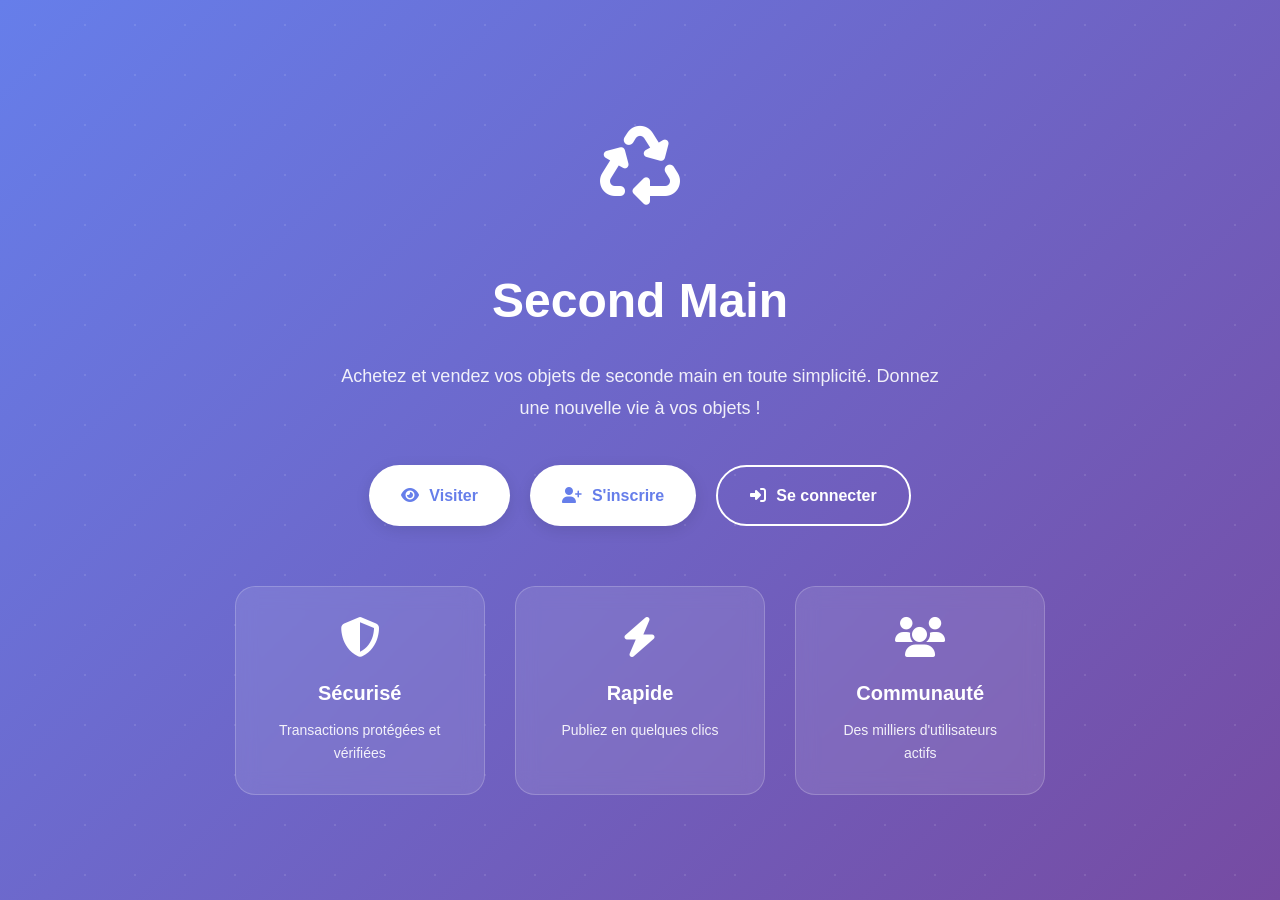
<file: Accueil/Accueil/index.html>
<!DOCTYPE html>
<html lang="fr">
<head>
    <meta charset="UTF-8">
    <meta name="viewport" content="width=device-width, initial-scale=1.0">
    <title>Second Main - Accueil</title>
    <link rel="stylesheet" href="css/style.css">
    <link rel="stylesheet" href="https://cdnjs.cloudflare.com/ajax/libs/font-awesome/6.5.0/css/all.min.css">
</head>
<body>
    <div class="home-container">
        <div class="logo">
            <i class="fas fa-recycle"></i>
        </div>
        
        <h1>Second Main</h1>
        <p>Achetez et vendez vos objets de seconde main en toute simplicité. Donnez une nouvelle vie à vos objets !</p>

        <div class="action-buttons">
    <!-- NOUVEAU BOUTON -->
    <a href="visite.html" class="btn btn-primary">
        <i class="fas fa-eye"></i>
        <span>Visiter</span>
    </a>
    
    <a href="register.html" class="btn btn-primary">
        <i class="fas fa-user-plus"></i>
        <span>S'inscrire</span>
    </a>
    <a href="login.html" class="btn btn-secondary">
        <i class="fas fa-sign-in-alt"></i>
        <span>Se connecter</span>
    </a>
</div>

        <div class="features">
            <div class="feature-card">
                <i class="fas fa-shield-alt"></i>
                <h3>Sécurisé</h3>
                <p>Transactions protégées et vérifiées</p>
            </div>
            <div class="feature-card">
                <i class="fas fa-bolt"></i>
                <h3>Rapide</h3>
                <p>Publiez en quelques clics</p>
            </div>
            <div class="feature-card">
                <i class="fas fa-users"></i>
                <h3>Communauté</h3>
                <p>Des milliers d'utilisateurs actifs</p>
            </div>
        </div>
    </div>

    <script src="js/script.js"></script>
</body>
</html>
</file>
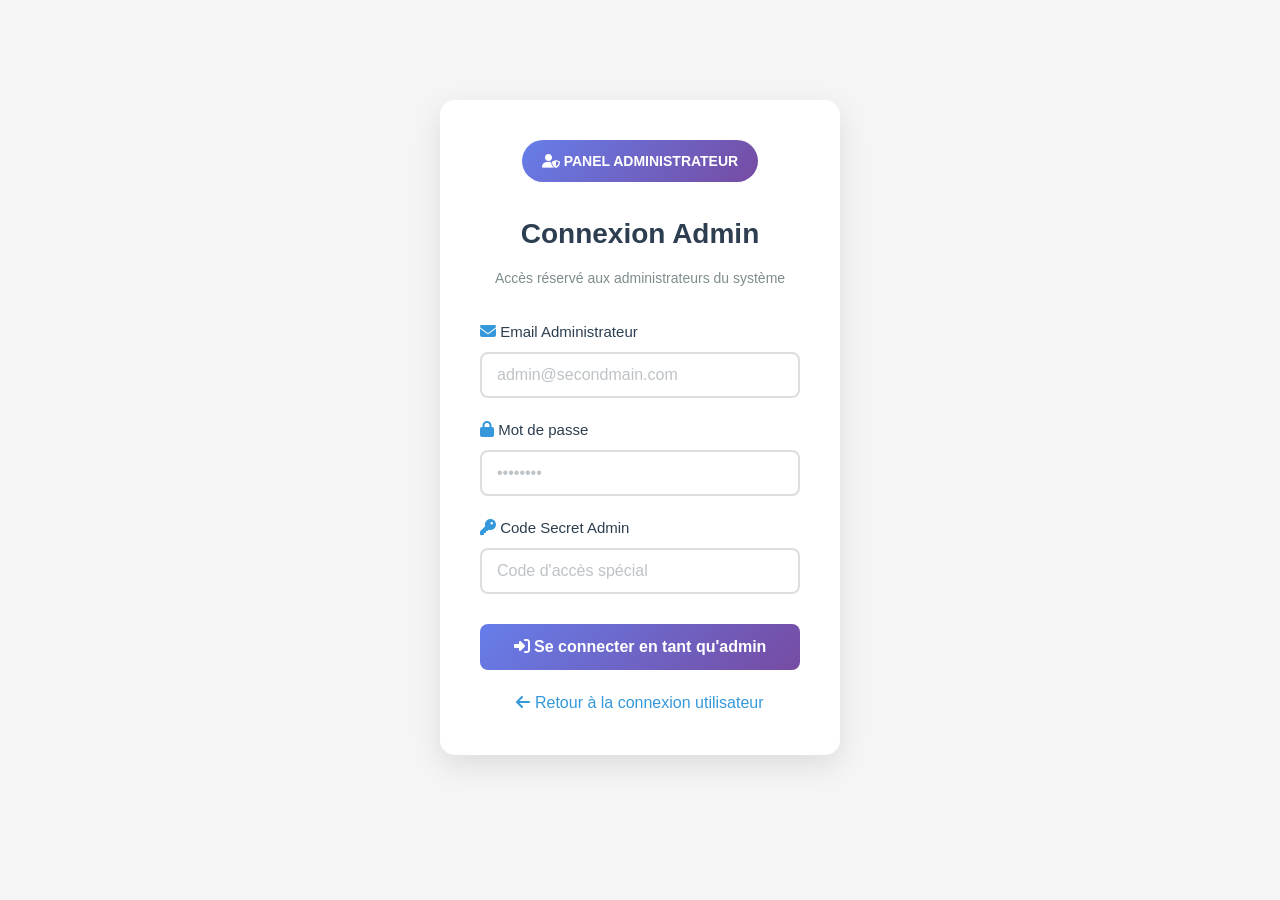
<file: Accueil/Accueil/admin-login.html>
<!DOCTYPE html>
<html lang="fr">
<head>
    <meta charset="UTF-8">
    <meta name="viewport" content="width=device-width, initial-scale=1.0">
    <title>Connexion Administrateur - Second Main</title>
    <link rel="stylesheet" href="css/style.css">
    <link rel="stylesheet" href="https://cdnjs.cloudflare.com/ajax/libs/font-awesome/6.5.0/css/all.min.css">
    <style>
        .admin-login-container {
            max-width: 400px;
            margin: 100px auto;
            padding: 40px;
            background: white;
            border-radius: 15px;
            box-shadow: 0 10px 30px rgba(0,0,0,0.1);
            text-align: center;
        }
        
        .admin-login-container h1 {
            color: #2c3e50;
            margin-bottom: 10px;
            font-size: 28px;
        }
        
        .admin-login-container .subtitle {
            color: #7f8c8d;
            margin-bottom: 30px;
            font-size: 14px;
        }
        
        .admin-badge {
            background: linear-gradient(135deg, #667eea 0%, #764ba2 100%);
            color: white;
            padding: 10px 20px;
            border-radius: 25px;
            font-size: 14px;
            font-weight: 600;
            margin-bottom: 30px;
            display: inline-block;
        }
        
        .form-group {
            margin-bottom: 20px;
            text-align: left;
        }
        
        .form-group label {
            display: block;
            margin-bottom: 8px;
            color: #2c3e50;
            font-weight: 500;
        }
        
        .form-group input {
            width: 100%;
            padding: 12px 15px;
            border: 2px solid #ddd;
            border-radius: 8px;
            font-size: 16px;
            transition: all 0.3s ease;
        }
        
        .form-group input:focus {
            outline: none;
            border-color: #3498db;
            box-shadow: 0 0 0 3px rgba(52, 152, 219, 0.1);
        }
        
        .login-btn {
            width: 100%;
            padding: 14px;
            background: linear-gradient(135deg, #667eea 0%, #764ba2 100%);
            color: white;
            border: none;
            border-radius: 8px;
            font-size: 16px;
            font-weight: 600;
            cursor: pointer;
            transition: all 0.3s ease;
            margin-top: 10px;
        }
        
        .login-btn:hover {
            transform: translateY(-2px);
            box-shadow: 0 8px 20px rgba(102, 126, 234, 0.4);
        }
        
        .back-to-normal {
            margin-top: 20px;
            text-align: center;
        }
        
        .back-to-normal a {
            color: #3498db;
            text-decoration: none;
            font-weight: 500;
        }
        
        .back-to-normal a:hover {
            text-decoration: underline;
        }
        
        .message {
            padding: 12px 15px;
            border-radius: 8px;
            margin-bottom: 20px;
            font-weight: 500;
            display: none;
        }
        
        .message.error {
            background-color: #fdedec;
            color: #e74c3c;
            border: 1px solid #fadbd8;
        }
        
        .message.success {
            background-color: #e8f6f3;
            color: #27ae60;
            border: 1px solid #d4efdf;
        }
    </style>
</head>
<body>
    <div class="admin-login-container">
        <div class="admin-badge">
            <i class="fa-solid fa-user-shield"></i> PANEL ADMINISTRATEUR
        </div>
        
        <h1>Connexion Admin</h1>
        <p class="subtitle">Accès réservé aux administrateurs du système</p>
        
        <div id="message" class="message"></div>
        
        <form id="adminLoginForm">
            <div class="form-group">
                <label for="adminEmail"><i class="fa-solid fa-envelope"></i> Email Administrateur</label>
                <input type="email" id="adminEmail" placeholder="admin@secondmain.com" required>
            </div>
            
            <div class="form-group">
                <label for="adminPassword"><i class="fa-solid fa-lock"></i> Mot de passe</label>
                <input type="password" id="adminPassword" placeholder="••••••••" required>
            </div>
            
            <div class="form-group">
                <label for="adminSecret"><i class="fa-solid fa-key"></i> Code Secret Admin</label>
                <input type="password" id="adminSecret" placeholder="Code d'accès spécial" required>
            </div>
            
            <button type="submit" class="login-btn">
                <i class="fa-solid fa-sign-in-alt"></i> Se connecter en tant qu'admin
            </button>
        </form>
        
        <div class="back-to-normal">
            <a href="login.html"><i class="fa-solid fa-arrow-left"></i> Retour à la connexion utilisateur</a>
        </div>
    </div>
    
    <script>
        document.addEventListener('DOMContentLoaded', function() {
            // Créer un admin par défaut si inexistant
            createDefaultAdmin();
            
            // Gestion du formulaire de connexion admin
            const adminLoginForm = document.getElementById('adminLoginForm');
            
            adminLoginForm.addEventListener('submit', function(e) {
                e.preventDefault();
                
                const email = document.getElementById('adminEmail').value;
                const password = document.getElementById('adminPassword').value;
                const secret = document.getElementById('adminSecret').value;
                
                // Code secret admin (à changer en production)
                const ADMIN_SECRET = 'AdminSecure123!';
                
                // Vérifier le code secret
                if (secret !== ADMIN_SECRET) {
                    showMessage('Code secret admin incorrect', 'error');
                    return;
                }
                
                // Récupérer les utilisateurs
                const users = JSON.parse(localStorage.getItem('users')) || [];
                
                // Chercher l'utilisateur
                const user = users.find(u => u.email === email);
                
                if (!user) {
                    showMessage('Compte admin non trouvé', 'error');
                    return;
                }
                
                // Vérifier le mot de passe
                if (user.password !== password) {
                    showMessage('Mot de passe incorrect', 'error');
                    return;
                }
                
                // Vérifier si c'est bien un admin
                if (!user.isAdmin) {
                    showMessage('Ce compte n\'a pas les droits administrateur', 'error');
                    return;
                }
                
                // Sauvegarder l'utilisateur connecté
                localStorage.setItem('currentUser', JSON.stringify(user));
                localStorage.setItem('currentUserId', user.id);
                localStorage.setItem('currentUserName', user.firstname || user.username);
                localStorage.setItem('userLoggedIn', 'true');
                localStorage.setItem('isAdmin', 'true');
                
                showMessage('Connexion admin réussie! Redirection...', 'success');
                
                // Redirection vers l'interface admin
                setTimeout(() => {
                    window.location.href = 'admin.html';
                }, 1500);
            });
            
            // Fonction pour créer un admin par défaut
            function createDefaultAdmin() {
                const users = JSON.parse(localStorage.getItem('users')) || [];
                
                // Vérifier si l'admin existe déjà
                const adminExists = users.some(user => user.email === 'admin@secondmain.com');
                
                if (!adminExists) {
                    const adminUser = {
                        id: 'admin_' + Date.now(),
                        firstname: 'Administrateur',
                        lastname: 'Système',
                        username: 'admin',
                        email: 'admin@secondmain.com',
                        phone: '+237 000 000 000',
                        password: 'Admin123', // Mot de passe par défaut
                        isAdmin: true,
                        role: 'Super Administrateur',
                        permissions: ['all'],
                        createdAt: new Date().toISOString()
                    };
                    
                    users.push(adminUser);
                    localStorage.setItem('users', JSON.stringify(users));
                    console.log('Compte administrateur par défaut créé');
                }
            }
            
            // Fonction pour afficher les messages
            function showMessage(message, type) {
                const messageDiv = document.getElementById('message');
                if (messageDiv) {
                    messageDiv.textContent = message;
                    messageDiv.className = `message ${type}`;
                    messageDiv.style.display = 'block';
                    
                    setTimeout(() => {
                        messageDiv.style.display = 'none';
                    }, 3000);
                }
            }
            
            // Remplir automatiquement pour les tests
            if (window.location.hostname === 'localhost' || window.location.hostname === '127.0.0.1') {
                document.getElementById('adminEmail').value = 'admin@secondmain.com';
                document.getElementById('adminPassword').value = 'Admin123';
                document.getElementById('adminSecret').value = 'AdminSecure123!';
            }
        });
    </script>
</body>
</html>
</file>
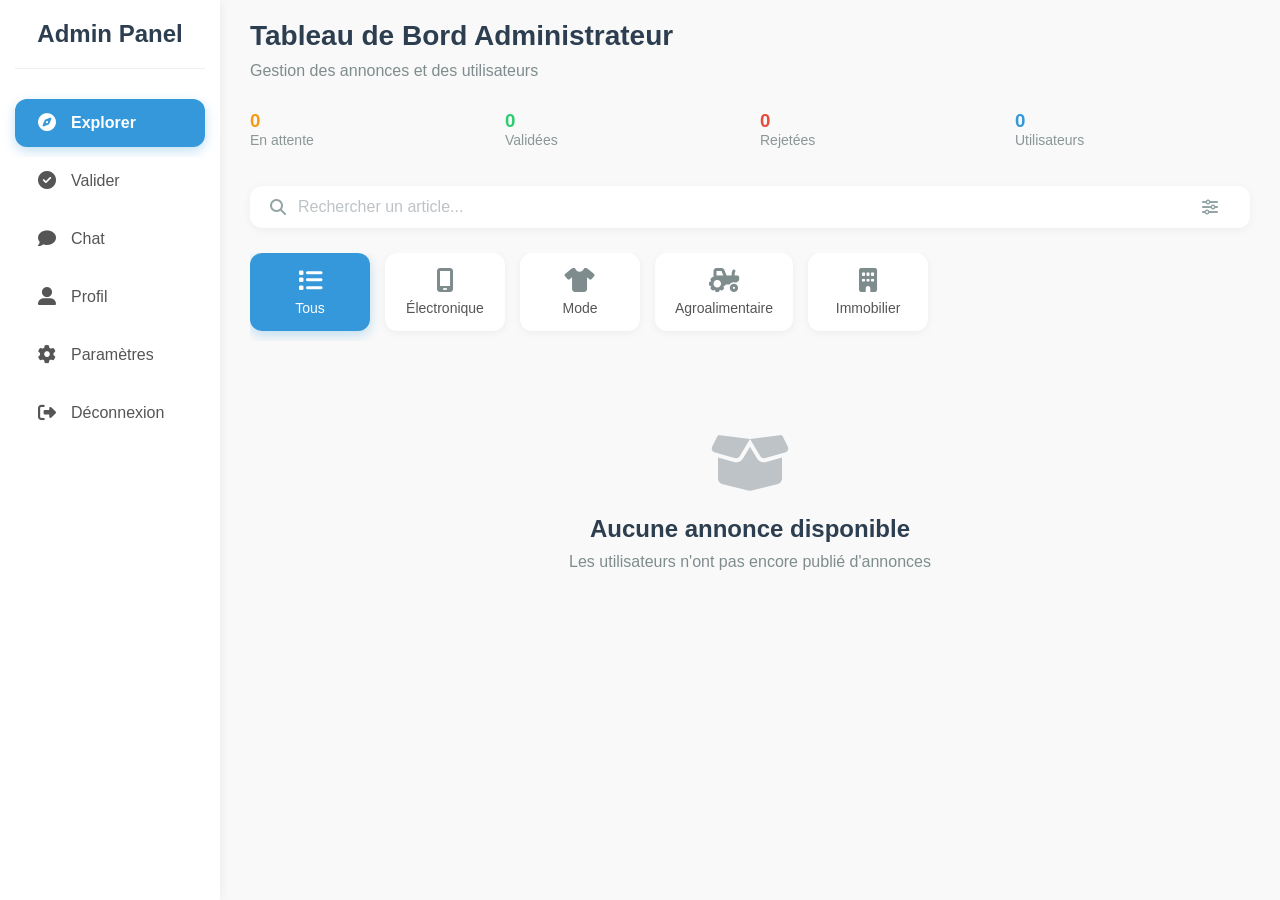
<file: Accueil/Accueil/admin.html>
<!DOCTYPE html>
<html lang="fr">
<head>
    <meta charset="UTF-8">
    <meta name="viewport" content="width=device-width, initial-scale=1.0, maximum-scale=5.0, user-scalable=yes">
    <title>Second Main - Administration</title>
    <link rel="stylesheet" href="css/Accueil.css">
    <link rel="stylesheet" href="css/Chat.css">
    <link rel="stylesheet" href="css/Profil.css">
    <link rel="stylesheet" href="css/Publier.css">
    <link rel="stylesheet" href="css/admin.css">
    <link rel="stylesheet" href="css/admin-validation.css">
    <link rel="stylesheet" href="css/improvements.css">
    <link rel="stylesheet" href="https://cdnjs.cloudflare.com/ajax/libs/font-awesome/6.5.0/css/all.min.css">
</head>

<body>
<div class="container">
    <!-- MENU GAUCHE ADMIN -->
    <div class="util">
        <div class="n">
            <label for="nom">Admin Panel</label>
        </div>

        <div class="b1"><button id="explorerBtn" class="active"><i class="fa fa-compass"></i><span>Explorer</span></button></div>
        <div class="b2"><button id="validerBtn"><i class="fa fa-check-circle"></i><span>Valider</span></button></div>
        <div class="b3"><button id="chatBtn"><i class="fa-solid fa-comment"></i><span>Chat</span></button></div>
        <div class="b4"><button id="profilBtn"><i class="fa-solid fa-user-large"></i><span>Profil</span></button></div>
        
        <!-- NOUVEL ONGLET PARAMÈTRES -->
        <div class="b5"><button id="parametresBtn"><i class="fa-solid fa-gear"></i><span>Paramètres</span></button></div>
        
        <!-- BOUTON DE DÉCONNEXION DANS LE MENU -->
        <div class="logout-menu-btn">
            <button id="menuLogoutBtn">
                <i class="fa-solid fa-right-from-bracket"></i>
                <span>Déconnexion</span>
            </button>
        </div>
    </div>

    <!-- CONTENU PRINCIPAL -->
    <!-- SECTION EXPLORER (par défaut) -->
    <div class="corp" id="explorerContent">
        <div class="entete">
            <h1>Tableau de Bord Administrateur</h1>
            <p style="color: #7f8c8d; margin-top: 5px;">Gestion des annonces et des utilisateurs</p>
        </div>

        <!-- Statistiques Admin -->
        <div class="admin-stats">
            <div class="stat-card admin-stat-pending">
                <h3 class="stat-number">0</h3>
                <p class="stat-label">En attente</p>
            </div>
            <div class="stat-card admin-stat-validated">
                <h3 class="stat-number">0</h3>
                <p class="stat-label">Validées</p>
            </div>
            <div class="stat-card admin-stat-rejected">
                <h3 class="stat-number">0</h3>
                <p class="stat-label">Rejetées</p>
            </div>
            <div class="stat-card admin-stat-users">
                <h3 class="stat-number">0</h3>
                <p class="stat-label">Utilisateurs</p>
            </div>
        </div>
        
        <!-- BARRE DE RECHERCHE -->
        <div class="entete">
            <div class="recherche">
                <i class="fa fa-search"></i>
                <input type="text" placeholder="Rechercher un article...">
                <i class="fa fa-sliders-h"></i>
            </div>
        </div>

        <!-- CATEGORIES -->
        <div class="ligne1">
            <button class="tous active"><i class="fa-solid fa-list"></i><span>Tous</span></button>
            <button class="elec"><i class="fa-solid fa-mobile-screen"></i><span>Électronique</span></button>
            <button class="mode"><i class="fa-solid fa-shirt"></i><span>Mode</span></button>
            <button class="agro"><i class="fa-solid fa-tractor"></i><span>Agroalimentaire</span></button>
            <button class="immo"><i class="fa-solid fa-building"></i><span>Immobilier</span></button>
        </div>
        
        <!-- ARTICLES -->
        <div class="artice">
            <!-- Les articles seront chargés dynamiquement ici via JavaScript -->
        </div>
    </div>

    <!-- SECTION VALIDER -->
    <div class="corp valider-content" id="validerContent" style="display: none;">
        <div class="entete">
            <h1>Validation des Annonces</h1>
            <p style="color: #7f8c8d; margin-top: 5px;">Examinez et validez ou rejetez les annonces soumises</p>
        </div>
        
        <!-- Filtres -->
        <div class="validation-filters">
            <button class="filter-btn active" data-filter="pending">
                <i class="fa-solid fa-clock"></i> En attente
                <span class="filter-count">0</span>
            </button>
            <button class="filter-btn" data-filter="validated">
                <i class="fa-solid fa-check-circle"></i> Validées
                <span class="filter-count">0</span>
            </button>
            <button class="filter-btn" data-filter="rejected">
                <i class="fa-solid fa-times-circle"></i> Rejetées
                <span class="filter-count">0</span>
            </button>
            <button class="filter-btn" data-filter="all">
                <i class="fa-solid fa-layer-group"></i> Toutes
                <span class="filter-count">0</span>
            </button>
        </div>
        
        <!-- Liste des annonces à valider -->
        <div class="validation-list">
            <div class="empty-validation">
                <i class="fa-solid fa-clipboard-check"></i>
                <h3>Aucune annonce à valider</h3>
                <p>Toutes les annonces ont été traitées</p>
            </div>
            
            <!-- Les annonces à valider apparaîtront ici dynamiquement -->
        </div>
    </div>

    <!-- SECTION PROFIL -->
    <div class="corp profil-content" id="profilContent" style="display: none;">
        <div class="entete">
            <h1>Profil Administrateur</h1>
        </div>
        
        <!-- Info admin -->
        <div class="profil-container">
            <div class="profil-header">
                <div class="profil-avatar admin-avatar">
                    <i class="fa-solid fa-user-shield"></i>
                </div>
                <div class="profil-info">
                    <h2 id="adminNameDisplay">Administrateur</h2>
                    <p id="adminRoleDisplay">Super Administrateur</p>
                </div>
            </div>
            
            <!-- Stats Admin -->
            <div class="profil-stats">
                <div class="profil-stat-card">
                    <h3 class="profil-stat-number profil-stat-users">0</h3>
                    <p class="profil-stat-label">Utilisateurs</p>
                </div>
                <div class="profil-stat-card">
                    <h3 class="profil-stat-number profil-stat-annonces">0</h3>
                    <p class="profil-stat-label">Annonces totales</p>
                </div>
                <div class="profil-stat-card">
                    <h3 class="profil-stat-number profil-stat-moderees">0</h3>
                    <p class="profil-stat-label">Modérées aujourd'hui</p>
                </div>
                <div class="profil-stat-card">
                    <h3 class="profil-stat-number profil-stat-supprimees">0</h3>
                    <p class="profil-stat-label">Supprimées</p>
                </div>
            </div>
            
            <!-- Actions Admin -->
            <div class="admin-actions">
                <h3 class="stats-title">Actions Administrateur</h3>
                <div class="action-buttons">
                    <button class="action-btn" id="manageUsersBtn">
                        <i class="fa-solid fa-users"></i>
                        <span>Gérer les utilisateurs</span>
                    </button>
                    <button class="action-btn" id="viewReportsBtn">
                        <i class="fa-solid fa-flag"></i>
                        <span>Voir les signalements</span>
                    </button>
                    <button class="action-btn" id="systemStatsBtn">
                        <i class="fa-solid fa-chart-line"></i>
                        <span>Statistiques système</span>
                    </button>
                    <button class="action-btn" id="backupBtn">
                        <i class="fa-solid fa-database"></i>
                        <span>Sauvegarde</span>
                    </button>
                </div>
            </div>
            
            <!-- BOUTON DE DÉCONNEXION -->
            <button id="adminLogoutBtn" class="logout-button">
                <i class="fa-solid fa-right-from-bracket"></i> Se déconnecter
            </button>
        </div>
    </div>

    <!-- SECTION CHAT -->
    <div class="corp chat-content" id="chatContent" style="display: none;">
        <!-- Interface chat complète -->
        <div class="chat-fullscreen">
            <div class="chat-fullscreen-header">
                <h1><i class="fa-solid fa-comment"></i> Support Utilisateurs</h1>
                <div class="chat-header-actions">
                    <button class="new-conversation-btn">
                        <i class="fa-solid fa-plus"></i> Nouvelle conversation
                    </button>
                    <button class="refresh-btn-full">
                        <i class="fa-solid fa-arrows-rotate"></i>
                    </button>
                </div>
            </div>

            <div class="chat-fullscreen-search">
                <i class="fa fa-search"></i>
                <input type="text" placeholder="Rechercher une conversation...">
            </div>

            <div class="chat-main-container">
                <div class="conversations-list">
                    <!-- Les conversations seront chargées dynamiquement ici -->
                </div>

                <div class="active-conversation">
                    <div class="conversation-header-active">
                        <div class="active-user">
                            <div class="active-avatar">
                                <i class="fa-solid fa-user"></i>
                            </div>
                            <div>
                                <h3>Sélectionnez une conversation</h3>
                                <p class="user-status">En ligne</p>
                            </div>
                        </div>
                        <div class="conversation-actions">
                            <button class="call-btn">
                                <i class="fa-solid fa-phone"></i>
                            </button>
                            <button class="video-btn">
                                <i class="fa-solid fa-video"></i>
                            </button>
                            <button class="info-btn">
                                <i class="fa-solid fa-info-circle"></i>
                            </button>
                        </div>
                    </div>

                    <div class="messages-container">
                        <!-- Les messages apparaîtront ici dynamiquement -->
                    </div>

                    <div class="message-input-container">
                        <button class="emoji-btn">
                            <i class="fa-regular fa-face-smile"></i>
                        </button>
                        <button class="attach-btn">
                            <i class="fa-solid fa-paperclip"></i>
                        </button>
                        <input type="text" placeholder="Tapez votre message..." class="message-input">
                        <button class="send-btn">
                            <i class="fa-solid fa-paper-plane"></i>
                        </button>
                    </div>
                </div>

                <div class="empty-conversation-state">
                    <div class="empty-icon">
                        <i class="fa-regular fa-comments"></i>
                    </div>
                    <h3>Sélectionnez une conversation</h3>
                    <p>Choisissez une conversation dans la liste pour commencer à discuter</p>
                </div>
            </div>
        </div>
    </div>

    <!-- NOUVELLE SECTION PARAMÈTRES -->
    <div class="corp parametres-content" id="parametresContent" style="display: none;">
        <div class="entete">
            <h1><i class="fa-solid fa-gear"></i> Paramètres d'Administration</h1>
            <p style="color: #7f8c8d; margin-top: 5px;">Configurer les paramètres système et de modération</p>
        </div>

        <div class="settings-container">
            <!-- Paramètres Généraux -->
            <div class="settings-section">
                <h2 class="settings-section-title">
                    <i class="fa-solid fa-sliders-h"></i> Paramètres Généraux
                </h2>
                <div class="settings-grid">
                    <div class="setting-item">
                        <label>
                            <input type="checkbox" id="autoApproveCheck" checked>
                            <span class="setting-label">Validation automatique des annonces</span>
                        </label>
                        <p class="setting-description">Les nouvelles annonces seront automatiquement validées sans modération manuelle</p>
                    </div>
                    <div class="setting-item">
                        <label>
                            <input type="checkbox" id="emailNotificationsCheck" checked>
                            <span class="setting-label">Notifications par email</span>
                        </label>
                        <p class="setting-description">Recevoir des notifications par email pour les nouvelles annonces et signalements</p>
                    </div>
                    <div class="setting-item">
                        <label>
                            <input type="checkbox" id="moderationLogCheck" checked>
                            <span class="setting-label">Journal de modération</span>
                        </label>
                        <p class="setting-description">Conserver un journal détaillé de toutes les actions de modération</p>
                    </div>
                    <div class="setting-item">
                        <label>
                            <input type="checkbox" id="deleteLogCheck" checked>
                            <span class="setting-label">Journal des suppressions</span>
                        </label>
                        <p class="setting-description">Enregistrer toutes les suppressions d'annonces et de comptes utilisateurs</p>
                    </div>
                </div>
            </div>

            <!-- Paramètres de Sécurité -->
            <div class="settings-section">
                <h2 class="settings-section-title">
                    <i class="fa-solid fa-shield-halved"></i> Paramètres de Sécurité
                </h2>
                <div class="settings-grid">
                    <div class="setting-item">
                        <label>
                            <input type="checkbox" id="twoFactorCheck">
                            <span class="setting-label">Authentification à deux facteurs</span>
                        </label>
                        <p class="setting-description">Exiger une authentification à deux facteurs pour les administrateurs</p>
                    </div>
                    <div class="setting-item">
                        <label>
                            <input type="checkbox" id="sessionTimeoutCheck" checked>
                            <span class="setting-label">Déconnexion automatique</span>
                        </label>
                        <p class="setting-description">Déconnecter automatiquement après 30 minutes d'inactivité</p>
                    </div>
                    <div class="setting-item">
                        <label>
                            <input type="checkbox" id="ipRestrictionCheck">
                            <span class="setting-label">Restriction par IP</span>
                        </label>
                        <p class="setting-description">Limiter l'accès administratif à certaines adresses IP</p>
                    </div>
                </div>
            </div>

            <!-- Maintenance et Nettoyage -->
            <div class="settings-section">
                <h2 class="settings-section-title" style="color: #e74c3c;">
                    <i class="fa-solid fa-triangle-exclamation"></i> Zone de Maintenance
                </h2>
                
                <div class="maintenance-stats">
                    <h3>Statistiques actuelles</h3>
                    <div class="stats-grid">
                        <div class="stat-item">
                            <span class="stat-label">Annonces totales</span>
                            <span class="stat-value" id="totalArticlesCount">0</span>
                        </div>
                        <div class="stat-item">
                            <span class="stat-label">En attente</span>
                            <span class="stat-value" id="pendingArticlesCount">0</span>
                        </div>
                        <div class="stat-item">
                            <span class="stat-label">Validées</span>
                            <span class="stat-value" id="activeArticlesCount">0</span>
                        </div>
                        <div class="stat-item">
                            <span class="stat-label">Rejetées</span>
                            <span class="stat-value" id="rejectedArticlesCount">0</span>
                        </div>
                    </div>
                </div>

                <div class="maintenance-actions">
                    <h3>Actions de maintenance</h3>
                    <div class="action-buttons-grid">
                        <button class="maintenance-btn" id="clearOldArticlesBtn">
                            <i class="fa-solid fa-trash-can-clock"></i>
                            <span>Supprimer annonces anciennes</span>
                            <small>Annonces de plus de 30 jours</small>
                        </button>
                        <button class="maintenance-btn" id="clearRejectedBtn">
                            <i class="fa-solid fa-ban"></i>
                            <span>Vider annonces rejetées</span>
                            <small>Supprimer définitivement</small>
                        </button>
                        <button class="maintenance-btn danger" id="clearAllArticlesBtn">
                            <i class="fa-solid fa-bomb"></i>
                            <span>Supprimer toutes les annonces</span>
                            <small>Action irréversible</small>
                        </button>
                        <button class="maintenance-btn" id="optimizeDatabaseBtn">
                            <i class="fa-solid fa-database"></i>
                            <span>Optimiser base de données</span>
                            <small>Nettoyer et compresser</small>
                        </button>
                    </div>
                    
                    <div class="warning-message">
                        <i class="fa-solid fa-circle-exclamation"></i>
                        <p><strong>Attention :</strong> Les actions de suppression sont définitives. Les données ne pourront pas être récupérées.</p>
                    </div>
                </div>
            </div>

            <!-- Sauvegarde et Restauration -->
            <div class="settings-section">
                <h2 class="settings-section-title">
                    <i class="fa-solid fa-database"></i> Sauvegarde & Restauration
                </h2>
                <div class="backup-actions">
                    <button class="backup-btn" id="manualBackupBtn">
                        <i class="fa-solid fa-floppy-disk"></i>
                        <span>Sauvegarde manuelle</span>
                    </button>
                    <button class="backup-btn" id="scheduleBackupBtn">
                        <i class="fa-solid fa-calendar-days"></i>
                        <span>Configurer sauvegarde automatique</span>
                    </button>
                    <button class="backup-btn restore" id="restoreBackupBtn">
                        <i class="fa-solid fa-rotate-left"></i>
                        <span>Restaurer sauvegarde</span>
                    </button>
                </div>
                
                <div class="backup-settings">
                    <h3>Paramètres de sauvegarde</h3>
                    <div class="setting-item">
                        <label>
                            Fréquence de sauvegarde :
                            <select id="backupFrequency">
                                <option value="daily">Quotidienne</option>
                                <option value="weekly" selected>Hebdomadaire</option>
                                <option value="monthly">Mensuelle</option>
                            </select>
                        </label>
                    </div>
                    <div class="setting-item">
                        <label>
                            Conserver les sauvegardes pendant :
                            <select id="backupRetention">
                                <option value="7">7 jours</option>
                                <option value="30" selected>30 jours</option>
                                <option value="90">90 jours</option>
                                <option value="365">1 an</option>
                            </select>
                        </label>
                    </div>
                </div>
            </div>

            <!-- Actions de sauvegarde -->
            <div class="settings-actions">
                <button class="save-settings-btn" id="saveSettingsBtn">
                    <i class="fa-solid fa-save"></i> Enregistrer les paramètres
                </button>
                <button class="reset-settings-btn" id="resetSettingsBtn">
                    <i class="fa-solid fa-rotate-left"></i> Paramètres par défaut
                </button>
            </div>
        </div>
    </div>
</div>

<!-- Chargement des scripts -->
<script src="js/admin.js"></script>
<script src="js/Accueil.js"></script>
<script src="js/Chat.js"></script>
<script src="js/Profil.js"></script>
<script src="js/cleanup.js"></script>
<script src="js/parametres.js"></script>
</body>
</html>
</file>
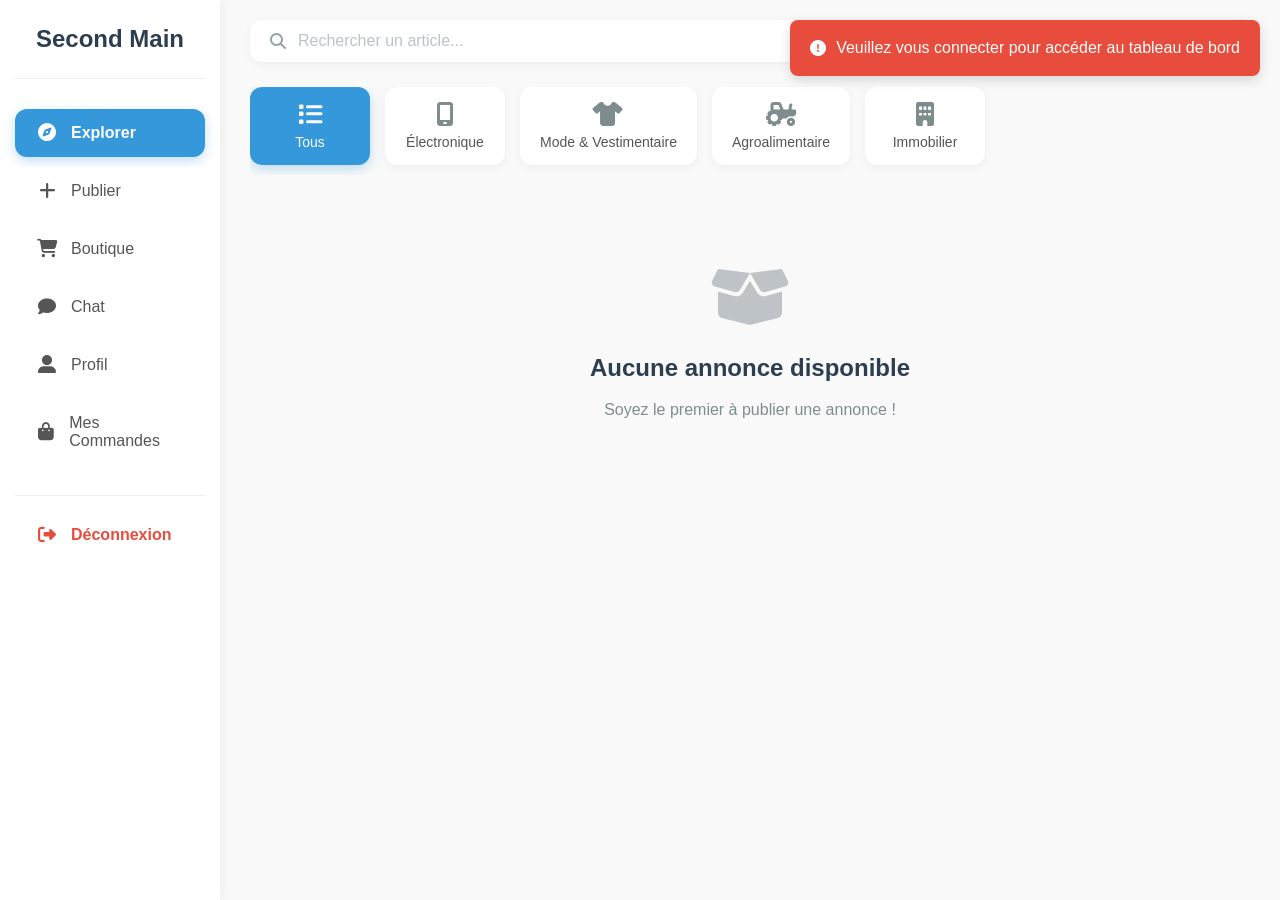
<file: Accueil/Accueil/dashboard.html>
<!DOCTYPE html>
<html lang="fr">
<head>
    <meta charset="UTF-8">
    <meta name="viewport" content="width=device-width, initial-scale=1.0, maximum-scale=5.0, user-scalable=yes">
    <title>Second Main - Tableau de bord</title>
    <link rel="stylesheet" href="css/style.css">
    <link rel="stylesheet" href="css/Accueil.css">
    <link rel="stylesheet" href="css/Boutique.css">
    <link rel="stylesheet" href="css/Chat.css">
    <link rel="stylesheet" href="css/Profil.css">
    <link rel="stylesheet" href="css/Publier.css">
    <link rel="stylesheet" href="css/improvements.css">
    <link rel="stylesheet" href="https://cdnjs.cloudflare.com/ajax/libs/font-awesome/6.5.0/css/all.min.css">
    <style>
        /* Styles supplémentaires */
        .sold-badge-article {
            position: absolute;
            top: 10px;
            right: 10px;
            background-color: #e74c3c;
            color: white;
            padding: 5px 10px;
            border-radius: 4px;
            font-size: 12px;
            font-weight: 600;
            z-index: 1;
        }
        
        .notification {
            position: fixed;
            top: 20px;
            right: 20px;
            background: #2ecc71;
            color: white;
            padding: 15px 20px;
            border-radius: 8px;
            box-shadow: 0 4px 12px rgba(0,0,0,0.15);
            z-index: 10001;
            opacity: 0;
            transform: translateX(100px);
            transition: all 0.3s ease;
            display: flex;
            align-items: center;
            gap: 10px;
            font-weight: 500;
        }
        
        .notification-success {
            background: #2ecc71;
        }
        
        .notification-error {
            background: #e74c3c;
        }
        
        .notification-info {
            background: #3498db;
        }
        
        /* Style pour le bouton de déconnexion dans le menu */
        .logout-menu-btn {
            margin-top: auto;
            border-top: 1px solid #eee;
            padding-top: 15px;
            margin-top: 20px;
        }
        
        .logout-menu-btn button {
            width: 100%;
            padding: 15px 20px;
            background-color: white;
            border: none;
            border-radius: 12px;
            text-align: left;
            font-size: 16px;
            color: #e74c3c;
            cursor: pointer;
            transition: all 0.3s ease;
            display: flex;
            align-items: center;
            font-weight: 600;
        }
        
        .logout-menu-btn button i {
            margin-right: 12px;
            font-size: 18px;
            width: 24px;
            text-align: center;
        }
        
        .logout-menu-btn button:hover {
            background-color: #ffebee;
            color: #c0392b;
            transform: translateX(5px);
        }
        
        /* Style pour le bouton de déconnexion dans le profil */
        .logout-button {
            width: 100%;
            padding: 15px;
            margin-top: 25px;
            background-color: #e74c3c;
            color: white;
            border: none;
            border-radius: 10px;
            font-size: 16px;
            font-weight: 600;
            cursor: pointer;
            transition: all 0.3s ease;
            display: flex;
            align-items: center;
            justify-content: center;
            gap: 10px;
        }
        
        .logout-button:hover {
            background-color: #c0392b;
            transform: translateY(-2px);
            box-shadow: 0 4px 12px rgba(231, 76, 60, 0.3);
        }
    </style>
</head>

<body>
<div class="container">
    <!-- MENU GAUCHE -->
    <div class="util">
        <div class="n">
            <label for="nom">Second Main</label>
        </div>

        <div class="b1"><button id="explorerBtn" class="active"><i class="fa fa-compass"></i><span>Explorer</span></button></div>
        <div class="b2"><button id="publierBtn"><i class="fa fa-plus"></i><span>Publier</span></button></div>
        <div class="b2"><button id="boutiqueBtn"><i class="fa fa-shopping-cart"></i><span>Boutique</span></button></div>
        <div class="b3"><button id="chatBtn"><i class="fa-solid fa-comment"></i><span>Chat</span></button></div>
        <div class="b4"><button id="profilBtn"><i class="fa-solid fa-user-large"></i><span>Profil</span></button></div>
        <!-- Dans la section .util, ajouter après .b4 -->
<div class="b5">
    <button id="commandesBtn">
        <i class="fa-solid fa-shopping-bag"></i>
        <span>Mes Commandes</span>
    </button>
</div>
        
        <!-- BOUTON DE DÉCONNEXION DANS LE MENU -->
        <div class="logout-menu-btn">
            <button id="menuLogoutBtn">
                <i class="fa-solid fa-right-from-bracket"></i>
                <span>Déconnexion</span>
            </button>
        </div>
    </div>

    <!-- CONTENU PRINCIPAL -->
    <!-- SECTION EXPLORER (par défaut) -->
    <div class="corp" id="explorerContent">
        <!-- BARRE DE RECHERCHE -->
        <div class="entete">
            <div class="recherche">
                <i class="fa fa-search"></i>
                <input type="text" placeholder="Rechercher un article...">
                <i class="fa fa-sliders-h"></i>
            </div>
        </div>

        <!-- CATEGORIES -->
        <div class="ligne1">
            <button class="tous active"><i class="fa-solid fa-list"></i><span>Tous</span></button>
            <button class="elec"><i class="fa-solid fa-mobile-screen"></i><span>Électronique</span></button>
            <button class="mode"><i class="fa-solid fa-shirt"></i><span>Mode & Vestimentaire</span></button>
            <button class="agro"><i class="fa-solid fa-tractor"></i><span>Agroalimentaire</span></button>
            <button class="immo"><i class="fa-solid fa-building"></i><span>Immobilier</span></button>
        </div>
        
        <!-- ARTICLES -->
        <div class="artice">
            <!-- Les articles seront chargés dynamiquement ici via JavaScript -->
        </div>
    </div>

    <!-- SECTION BOUTIQUE -->
    <div class="corp boutique-content" id="boutiqueContent" style="display: none;">
        <div class="entete">
            <h1>Ma Boutique</h1>
            <p style="color: #7f8c8d; margin-top: 5px;">Gérez vos annonces et suivez vos statistiques</p>
        </div>
        
        <!-- Statistiques -->
        <div class="boutique-stats">
            <div class="stat-card">
                <h3 class="stat-number stat-annonces">0</h3>
                <p class="stat-label">Annonces actives</p>
            </div>
            <div class="stat-card">
                <h3 class="stat-number stat-vendus">0</h3>
                <p class="stat-label">Articles vendus</p>
            </div>
            <div class="stat-card">
                <h3 class="stat-number stat-vues">0</h3>
                <p class="stat-label">Vues totales</p>
            </div>
            <div class="stat-card">
                <h3 class="stat-number stat-revenus">0</h3>
                <p class="stat-label">Revenus (F CFA)</p>
            </div>
        </div>
        
        <!-- Mes annonces -->
        <div class="boutique-annonces">
            <div class="boutique-header">
                <h2>Mes annonces</h2>
                <button class="add-annonce-btn" onclick="window.location.href='dashboard.html#publierBtn'">
                    <i class="fa-solid fa-plus"></i> Nouvelle annonce
                </button>
            </div>
            
            <div class="empty-annonces">
                <i class="fa-solid fa-box-open"></i>
                <h3>Aucune annonce active</h3>
                <p>Commencez à vendre en publiant votre première annonce</p>
                <button class="add-annonce-btn empty-btn" onclick="window.location.href='dashboard.html#publierBtn'">
                    <i class="fa-solid fa-plus"></i> Publier une annonce
                </button>
            </div>
            
            <!-- Les annonces de l'utilisateur seront chargées ici dynamiquement -->
            <div class="user-articles-container" style="display: none;">
                <!-- Les articles apparaîtront ici via JavaScript -->
            </div>
        </div>
    </div>

    <!-- SECTION PROFIL -->
    <div class="corp profil-content" id="profilContent" style="display: none;">
        <div class="entete">
            <h1>Profil Utilisateur</h1>
        </div>
        
        <!-- Info utilisateur -->
        <div class="profil-container">
            <div class="profil-header">
                <div class="profil-avatar">
                    <i class="fa-solid fa-user"></i>
                </div>
                <div class="profil-info">
                    <h2 id="userNameDisplay">Utilisateur anonyme</h2>
                    <p id="userPhoneDisplay">+237 673 25 75 95</p>
                </div>
            </div>
            
            <!-- Stats -->
            <div class="profil-stats">
                <div class="profil-stat-card">
                    <h3 class="profil-stat-number profil-stat-abonnees">0</h3>
                    <p class="profil-stat-label">Abonnées</p>
                </div>
                <div class="profil-stat-card">
                    <h3 class="profil-stat-number profil-stat-abonnements">0</h3>
                    <p class="profil-stat-label">Abonnements</p>
                </div>
                <div class="profil-stat-card">
                    <h3 class="profil-stat-number profil-stat-vues">0</h3>
                    <p class="profil-stat-label">Vues totales</p>
                </div>
            </div>
            
            <!-- Email -->
            <div class="email-section">
                <p class="email-label">Email</p>
                <div class="email-content">
                    <p class="email-text" id="userEmailDisplay">djemgoulaurent004@gmail.com</p>
                    <button class="verify-btn">
                        Vérifier
                    </button>
                </div>
            </div>
            
            <!-- Mes statistiques -->
            <h3 class="stats-title">Mes statistiques</h3>
            <div class="user-stats">
                <div class="user-stat-card user-stat-vendus">
                    <h3 class="user-stat-number">0</h3>
                    <p class="user-stat-label">Vendus</p>
                </div>
                <div class="user-stat-card user-stat-achetes">
                    <h3 class="user-stat-number">0</h3>
                    <p class="user-stat-label">Achetés</p>
                </div>
                <div class="user-stat-card user-stat-actives">
                    <h3 class="user-stat-number">0</h3>
                    <p class="user-stat-label">Annonces actives</p>
                </div>
            </div>
            
            <!-- BOUTON DE DÉCONNEXION DANS LE PROFIL -->
            <button id="profileLogoutBtn" class="logout-button">
                <i class="fa-solid fa-right-from-bracket"></i> Se déconnecter
            </button>
        </div>
    </div>

    <!-- SECTION PUBLIER -->
    <div class="corp publier-content" id="publierContent" style="display: none;">
        <div class="entete">
            <h1>Publier une annonce</h1>
            <p style="color: #7f8c8d; margin-top: 5px;">Vendez facilement vos objets de seconde main</p>
        </div>
        
        <!-- Formulaire de publication -->
        <div class="publier-form">
            <h2>Catégorie</h2>
            <p>Sélectionnez d'abord une catégorie, puis choisissez une sous-catégorie pour continuer</p>
            
            <p class="category-question">Dans quelle catégorie se trouve votre article ?</p>
            
            <!-- Catégories -->
            <div class="category-options">
                <div class="category-option category-electronique" data-category="Électronique">
                    <i class="category-icon fa-solid fa-mobile-screen"></i>
                    <h3>Électronique & High-Tech</h3>
                    <p>Téléphones, ordinateurs, accessoires...</p>
                </div>
                
                <div class="category-option category-mode" data-category="Mode">
                    <i class="category-icon fa-solid fa-shirt"></i>
                    <h3>Mode & Habillement</h3>
                    <p>Vêtements, chaussures, accessoires...</p>
                </div>
                
                <div class="category-option category-agro" data-category="Agroalimentaire">
                    <i class="category-icon fa-solid fa-tractor"></i>
                    <h3>Agroalimentaire & Produits Locaux</h3>
                    <p>Produits frais, transformés, agricoles...</p>
                </div>
                
                <div class="category-option category-immo" data-category="Immobilier">
                    <i class="category-icon fa-solid fa-building"></i>
                    <h3>Immobilier</h3>
                    <p>Appartements, maisons, terrains...</p>
                </div>
            </div>
            
            <!-- Bouton continuer -->
            <div class="continue-container">
                <button class="continue-btn">
                    Continuer <i class="fa-solid fa-arrow-right"></i>
                </button>
            </div>
        </div>
    </div>

    <!-- SECTION CHAT (onglet principal) -->
    <div class="corp chat-content" id="chatContent" style="display: none;">
        <!-- Interface chat complète -->
        <div class="chat-fullscreen">
            <!-- En-tête -->
            <div class="chat-fullscreen-header">
                <h1><i class="fa-solid fa-comment"></i> Messages</h1>
                <div class="chat-header-actions">
                    <button class="new-conversation-btn">
                        <i class="fa-solid fa-plus"></i> Nouvelle conversation
                    </button>
                    <button class="refresh-btn-full">
                        <i class="fa-solid fa-arrows-rotate"></i>
                    </button>
                </div>
            </div>

            <!-- Barre de recherche -->
            <div class="chat-fullscreen-search">
                <i class="fa fa-search"></i>
                <input type="text" placeholder="Rechercher une conversation...">
            </div>

            <!-- Conteneur principal -->
            <div class="chat-main-container">
                <!-- Liste des conversations -->
                <div class="conversations-list">
                    <!-- Les conversations seront chargées dynamiquement ici -->
                </div>

                <!-- Zone de conversation active -->
                <div class="active-conversation">
                    <div class="conversation-header-active">
                        <div class="active-user">
                            <div class="active-avatar">
                                <i class="fa-solid fa-user"></i>
                            </div>
                            <div>
                                <h3>Sélectionnez une conversation</h3>
                                <p class="user-status">En ligne</p>
                            </div>
                        </div>
                        <div class="conversation-actions">
                            <button class="call-btn">
                                <i class="fa-solid fa-phone"></i>
                            </button>
                            <button class="video-btn">
                                <i class="fa-solid fa-video"></i>
                            </button>
                            <button class="info-btn">
                                <i class="fa-solid fa-info-circle"></i>
                            </button>
                        </div>
                    </div>

                    <!-- Messages -->
                    <div class="messages-container">
                        <!-- Les messages apparaîtront ici dynamiquement -->
                    </div>

                    <!-- Zone de saisie de message -->
                    <div class="message-input-container">
                        <button class="emoji-btn">
                            <i class="fa-regular fa-face-smile"></i>
                        </button>
                        <button class="attach-btn">
                            <i class="fa-solid fa-paperclip"></i>
                        </button>
                        <input type="text" placeholder="Tapez votre message..." class="message-input">
                        <button class="send-btn">
                            <i class="fa-solid fa-paper-plane"></i>
                        </button>
                    </div>
                </div>

                <!-- État vide (initial) -->
                <div class="empty-conversation-state">
                    <div class="empty-icon">
                        <i class="fa-regular fa-comments"></i>
                    </div>
                    <h3>Sélectionnez une conversation</h3>
                    <p>Choisissez une conversation dans la liste pour commencer à discuter</p>
                </div>
            </div>
        </div>
    </div>

    <!-- Après la section chatContent -->
<div class="corp commandes-content" id="commandesContent" style="display: none;">
    <div class="entete">
        <h1>Mes Commandes</h1>
        <p style="color: #7f8c8d; margin-top: 5px;">
            Gérez vos achats et ventes avec le système de paiement sécurisé
        </p>
    </div>
    
    <div id="ordersContainer">
        <!-- Les commandes seront chargées ici -->
    </div>
</div>

</div>

<!-- Chargement des scripts -->
<script src="js/Accueil.js"></script>
<script src="js/Boutique.js"></script>
<script src="js/Chat.js"></script>
<script src="js/Profil.js"></script>
<script src="js/Publier.js"></script>
<script src="js/payment.js"></script>
<script src="js/orders.js"></script>

<script>
// Initialisation au chargement de la page
document.addEventListener('DOMContentLoaded', function() {
    console.log('Dashboard initialisé');
    
    // Afficher les informations de l'utilisateur
    displayUserInfo();
    
    // Initialiser les gestionnaires d'onglets
    initTabSwitching();
    
    // Vérifier les paramètres URL pour les notifications
    checkUrlParams();
    
    // Initialiser les boutons de déconnexion
    initLogoutButtons();
});

// Afficher les informations de l'utilisateur
function displayUserInfo() {
    // Récupérer les informations de l'utilisateur
    const currentUser = JSON.parse(localStorage.getItem('currentUser') || '{}');
    const currentUserId = localStorage.getItem('currentUserId');
    const currentUserName = localStorage.getItem('currentUserName');
    
    // Afficher le nom d'utilisateur
    const userNameDisplay = document.getElementById('userNameDisplay');
    if (userNameDisplay) {
        if (currentUser.firstname && currentUser.lastname) {
            userNameDisplay.textContent = `${currentUser.firstname} ${currentUser.lastname}`;
        } else if (currentUserName) {
            userNameDisplay.textContent = currentUserName;
        }
    }
    
    // Afficher l'email
    const userEmailDisplay = document.getElementById('userEmailDisplay');
    if (userEmailDisplay && currentUser.email) {
        userEmailDisplay.textContent = currentUser.email;
    }
    
    // Afficher le téléphone
    const userPhoneDisplay = document.getElementById('userPhoneDisplay');
    if (userPhoneDisplay && currentUser.phone) {
        userPhoneDisplay.textContent = currentUser.phone;
    }
    
    console.log('Informations utilisateur:', {
        id: currentUserId,
        name: currentUserName,
        user: currentUser
    });
}

// Fonction pour gérer le changement d'onglets
function initTabSwitching() {
    const explorerBtn = document.getElementById('explorerBtn');
    const publierBtn = document.getElementById('publierBtn');
    const boutiqueBtn = document.getElementById('boutiqueBtn');
    const chatBtn = document.getElementById('chatBtn');
    const profilBtn = document.getElementById('profilBtn');
    
    const explorerContent = document.getElementById('explorerContent');
    const publierContent = document.getElementById('publierContent');
    const boutiqueContent = document.getElementById('boutiqueContent');
    const profilContent = document.getElementById('profilContent');
    const chatContent = document.getElementById('chatContent');
  const commandesBtn = document.getElementById('commandesBtn');
const commandesContent = document.getElementById('commandesContent');

const menuButtons = [explorerBtn, publierBtn, boutiqueBtn, chatBtn, profilBtn, commandesBtn];
const contentSections = [explorerContent, publierContent, boutiqueContent, profilContent, chatContent, commandesContent];

// Ajouter l'événement
if (commandesBtn && commandesContent) {
    commandesBtn.addEventListener('click', function() {
        switchTab(commandesBtn, commandesContent);
        if (typeof window.displayOrders === 'function') {
            window.displayOrders();
        }
    });
}
    
    
    function switchTab(activeButton, activeContent) {
        // Retirer la classe active de tous les boutons
        menuButtons.forEach(button => {
            if (button) button.classList.remove('active');
        });
        
        // Cacher tous les contenus
        contentSections.forEach(section => {
            if (section) section.style.display = 'none';
        });
        
        // Activer le bouton et afficher le contenu
        if (activeButton) activeButton.classList.add('active');
        if (activeContent) activeContent.style.display = 'block';
    }
    
    // Ajouter les événements
   if (explorerBtn && explorerContent) {
    explorerBtn.addEventListener('click', function() {
        switchTab(explorerBtn, explorerContent);
        // Forcer le chargement des articles
        if (window.loadArticlesFromStorage) {
            window.loadArticlesFromStorage();
        } else {
            console.error('loadArticlesFromStorage non disponible');
            // Recharger la page pour forcer le chargement des scripts
            setTimeout(() => {
                if (window.loadArticlesFromStorage) {
                    window.loadArticlesFromStorage();
                }
            }, 100);
        }
    });
}
    
    if (publierBtn && publierContent) {
        publierBtn.addEventListener('click', function() {
            switchTab(publierBtn, publierContent);
        });
    }
    
    if (boutiqueBtn && boutiqueContent) {
        boutiqueBtn.addEventListener('click', function() {
            switchTab(boutiqueBtn, boutiqueContent);
            if (typeof window.loadUserArticles === 'function') {
                window.loadUserArticles();
            }
        });
    }
    
    if (chatBtn && chatContent) {
        chatBtn.addEventListener('click', function() {
            switchTab(chatBtn, chatContent);
            if (typeof window.displayConversations === 'function') {
                window.displayConversations();
            }
        });
    }
    
    if (profilBtn && profilContent) {
        profilBtn.addEventListener('click', function() {
            switchTab(profilBtn, profilContent);
            displayUserInfo();
        });
    }
    
    // Activer l'onglet Explorer par défaut
    switchTab(explorerBtn, explorerContent);
    
    // Charger les articles après un court délai
    setTimeout(() => {
        if (typeof window.loadArticlesFromStorage === 'function') {
            window.loadArticlesFromStorage();
        }
    }, 300);
}

function checkUrlParams() {
    const urlParams = new URLSearchParams(window.location.search);
    
    // Publication réussie
    if (urlParams.get('published') === 'success') {
        const newArticleId = urlParams.get('newArticle');
        
        // Nettoyer l'URL
        window.history.replaceState({}, document.title, window.location.pathname);
        
        // Afficher notification
        showNotification('✅ Article publié avec succès !', 'success');
        
        // Recharger les articles IMMÉDIATEMENT
        setTimeout(() => {
            if (window.loadArticlesFromStorage) {
                window.loadArticlesFromStorage();
            } else {
                // Recharger la page si la fonction n'est pas disponible
                location.reload();
            }
        }, 100);
    }
    
    // Modification réussie
    if (urlParams.get('edited') === 'success') {
        // Nettoyer l'URL
        window.history.replaceState({}, document.title, window.location.pathname);
        
        // Afficher notification
        showNotification('✅ Article modifié avec succès !', 'success');
        
        // Recharger les articles
        setTimeout(() => {
            if (window.loadArticlesFromStorage) {
                window.loadArticlesFromStorage();
            }
            
            // Recharger la boutique
            if (window.loadUserArticles) {
                window.loadUserArticles();
            }
        }, 100);
    }
}
// Initialiser les boutons de déconnexion
function initLogoutButtons() {
    // Fonction de déconnexion
    function logoutUser() {
        if (confirm('Êtes-vous sûr de vouloir vous déconnecter ?')) {
            // Récupérer le nom de l'utilisateur pour le message
            const currentUser = JSON.parse(localStorage.getItem('currentUser') || '{}');
            const userName = currentUser.firstname || currentUser.username || 'Utilisateur';
            
            // Effacer toutes les données utilisateur
            localStorage.removeItem('currentUserId');
            localStorage.removeItem('currentUserName');
            localStorage.removeItem('currentUser');
            localStorage.removeItem('userLoggedIn');
            localStorage.removeItem('userToken');
            
            // Message de confirmation
            showNotification(`À bientôt ${userName} !`, 'info');
            
            // Rediriger vers la page de connexion après un délai
            setTimeout(() => {
                window.location.href = 'login.html';
            }, 1500);
        }
    }
    
    // Bouton de déconnexion dans le menu
    const menuLogoutBtn = document.getElementById('menuLogoutBtn');
    if (menuLogoutBtn) {
        menuLogoutBtn.addEventListener('click', logoutUser);
    }
    
    // Bouton de déconnexion dans le profil
    const profileLogoutBtn = document.getElementById('profileLogoutBtn');
    if (profileLogoutBtn) {
        profileLogoutBtn.addEventListener('click', logoutUser);
    }
}

// Fonction pour afficher les notifications
function showNotification(message, type = 'info') {
    const existingNotifications = document.querySelectorAll('.notification');
    existingNotifications.forEach(notif => notif.remove());
    
    const notification = document.createElement('div');
    notification.className = `notification notification-${type}`;
    notification.innerHTML = `
        <i class="fa-solid ${type === 'success' ? 'fa-check-circle' : type === 'error' ? 'fa-exclamation-circle' : 'fa-info-circle'}"></i>
        <span>${message}</span>
    `;
    
    document.body.appendChild(notification);
    
    // Animer l'entrée
    setTimeout(() => {
        notification.style.opacity = '1';
        notification.style.transform = 'translateX(0)';
    }, 10);
    
    // Supprimer après 3 secondes
    setTimeout(() => {
        notification.style.opacity = '0';
        notification.style.transform = 'translateX(100px)';
        setTimeout(() => {
            notification.remove();
        }, 300);
    }, 3000);
}

// Fonction utilitaire pour charger les données de localStorage
function checkLocalStorage() {
    try {
        const articles = JSON.parse(localStorage.getItem('secondHandArticles')) || [];
        console.log('Articles dans localStorage:', articles.length);
        return articles;
    } catch (e) {
        console.error('Erreur localStorage:', e);
        return [];
    }
}

// Fonction de débogage (optionnelle)
function setupDebugTools() {
    // Ajouter un bouton de débogage
    const debugBtn = document.createElement('button');
    debugBtn.innerHTML = '🔧 Debug';
    debugBtn.style.cssText = `
        position: fixed;
        bottom: 20px;
        right: 20px;
        z-index: 9999;
        padding: 10px 15px;
        background-color: #3498db;
        color: white;
        border: none;
        border-radius: 50px;
        cursor: pointer;
        font-size: 14px;
        box-shadow: 0 4px 12px rgba(0,0,0,0.2);
        transition: all 0.3s ease;
    `;
    
    debugBtn.addEventListener('mouseenter', () => {
        debugBtn.style.backgroundColor = '#2980b9';
        debugBtn.style.transform = 'scale(1.1)';
    });
    
    debugBtn.addEventListener('mouseleave', () => {
        debugBtn.style.backgroundColor = '#3498db';
        debugBtn.style.transform = 'scale(1)';
    });
    
    debugBtn.addEventListener('click', () => {
        console.log('=== DEBUG INFORMATION ===');
        console.log('LocalStorage data:');
        console.log('- Articles:', checkLocalStorage().length);
        console.log('- Current User ID:', localStorage.getItem('currentUserId'));
        console.log('- Current User Name:', localStorage.getItem('currentUserName'));
        console.log('- Current User:', JSON.parse(localStorage.getItem('currentUser') || '{}'));
        
        // Rafraîchir tout
        if (typeof window.loadArticlesFromStorage === 'function') {
            window.loadArticlesFromStorage();
        }
        if (typeof window.loadUserArticles === 'function') {
            window.loadUserArticles();
        }
        
        showNotification('Debug effectué - Voir console', 'info');
    });
    
    document.body.appendChild(debugBtn);
}

// Activer les outils de débogage en développement
if (window.location.hostname === 'localhost' || window.location.hostname === '127.0.0.1') {
    setTimeout(setupDebugTools, 1000);
}

// Vérifier si l'utilisateur est connecté
function checkUserLoggedIn() {
    const currentUserId = localStorage.getItem('currentUserId');
    
    if (!currentUserId) {
        // Rediriger vers la page de connexion
        showNotification('Veuillez vous connecter pour accéder au tableau de bord', 'error');
        setTimeout(() => {
            window.location.href = 'login.html';
        }, 2000);
    }
}

// Vérifier l'authentification au chargement
checkUserLoggedIn();
</script>

</body>
</html>
</file>
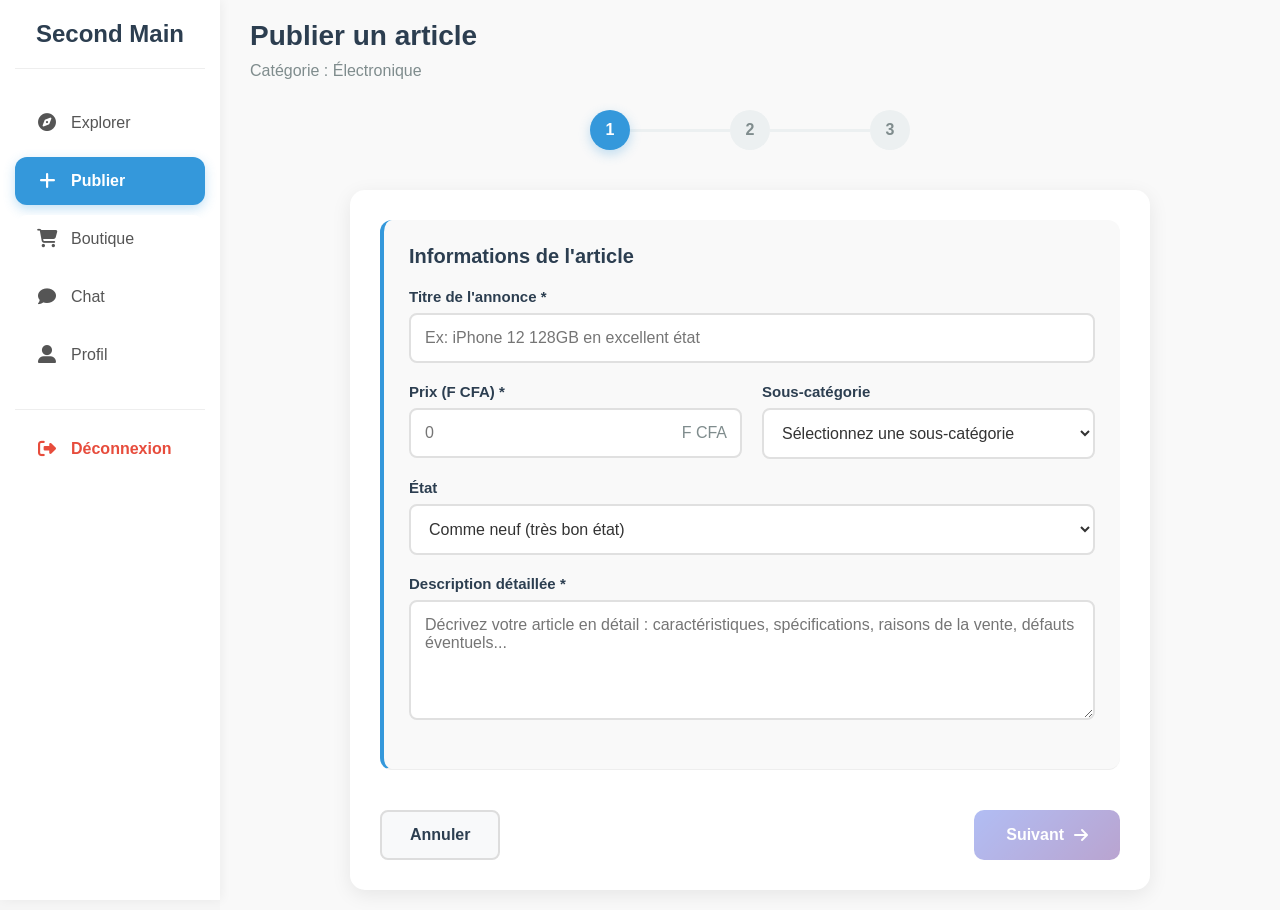
<file: Accueil/Accueil/formulaire-publication.html>
<!DOCTYPE html>
<html lang="fr">
<head>
    <meta charset="UTF-8">
    <meta name="viewport" content="width=device-width, initial-scale=1.0">
    <title>Publier un article - Second Main</title>
    <link rel="stylesheet" href="css/Accueil.css">
    <link rel="stylesheet" href="css/Publier.css">
    <link rel="stylesheet" href="css/FormulairePublication.css">
    <link rel="stylesheet" href="https://cdnjs.cloudflare.com/ajax/libs/font-awesome/6.5.0/css/all.min.css">
    <style>
        .logout-menu-btn {
            margin-top: auto;
            border-top: 1px solid #eee;
            padding-top: 15px;
            margin-top: 20px;
        }
        
        .logout-menu-btn button {
            width: 100%;
            padding: 15px 20px;
            background-color: white;
            border: none;
            border-radius: 12px;
            text-align: left;
            font-size: 16px;
            color: #e74c3c;
            cursor: pointer;
            transition: all 0.3s ease;
            display: flex;
            align-items: center;
            font-weight: 600;
        }
        
        .logout-menu-btn button i {
            margin-right: 12px;
            font-size: 18px;
            width: 24px;
            text-align: center;
        }
        
        .logout-menu-btn button:hover {
            background-color: #ffebee;
            color: #c0392b;
            transform: translateX(5px);
        }
    </style>
</head>
<body>
<div class="container">
    <!-- MENU GAUCHE -->
    <div class="util">
        <div class="n">
            <label for="nom">Second Main</label>
        </div>
        <div class="b1"><button onclick="window.location.href='dashboard.html#explorerBtn'"><i class="fa fa-compass"></i><span>Explorer</span></button></div>
        <div class="b2"><button onclick="window.location.href='dashboard.html#publierBtn'" class="active"><i class="fa fa-plus"></i><span>Publier</span></button></div>
        <div class="b2"><button onclick="window.location.href='dashboard.html#boutiqueBtn'"><i class="fa fa-shopping-cart"></i><span>Boutique</span></button></div>
        <div class="b3"><button onclick="window.location.href='dashboard.html#chatBtn'"><i class="fa-solid fa-comment"></i><span>Chat</span></button></div>
        <div class="b4"><button onclick="window.location.href='dashboard.html#profilBtn'"><i class="fa-solid fa-user-large"></i><span>Profil</span></button></div>
        
        <!-- BOUTON DE DÉCONNEXION DANS LE MENU -->
        <div class="logout-menu-btn">
            <button onclick="logoutFromForm()">
                <i class="fa-solid fa-right-from-bracket"></i>
                <span>Déconnexion</span>
            </button>
        </div>
    </div>

    <!-- CONTENU PRINCIPAL -->
    <div class="corp">
        <div class="entete">
            <h1>Publier un article</h1>
            <p style="color: #7f8c8d; margin-top: 5px;">Catégorie : <span id="selectedCategory"></span></p>
        </div>
        
        <!-- Indicateur d'étapes -->
        <div class="step-indicator">
            <div class="step active" id="stepIndicator1">1</div>
            <div class="step-line" id="stepLine1"></div>
            <div class="step" id="stepIndicator2">2</div>
            <div class="step-line" id="stepLine2"></div>
            <div class="step" id="stepIndicator3">3</div>
        </div>
        
        <!-- Formulaire -->
        <div class="publier-form-container">
            <form id="publicationForm">
                <!-- Étape 1: Informations de base -->
                <div class="form-step" id="step1">
                    <div class="form-section">
                        <h3>Informations de l'article</h3>
                        
                        <div class="form-group">
                            <label for="articleTitle">Titre de l'annonce *</label>
                            <input type="text" id="articleTitle" placeholder="Ex: iPhone 12 128GB en excellent état" maxlength="100" autocomplete="off">
                            <div class="error-message" id="titleError"></div>
                        </div>
                        
                        <div class="form-row">
                            <div class="form-group">
                                <label for="articlePrice">Prix (F CFA) *</label>
                                <div class="price-input">
                                    <input type="number" id="articlePrice" placeholder="0" min="100" step="100" autocomplete="off">
                                </div>
                                <div class="error-message" id="priceError"></div>
                            </div>
                            
                            <div class="form-group">
                                <label for="subcategory">Sous-catégorie</label>
                                <select id="subcategory">
                                    <option value="">Sélectionnez une sous-catégorie</option>
                                </select>
                            </div>
                        </div>
                        
                        <div class="form-group">
                            <label for="articleCondition">État</label>
                            <select id="articleCondition">
                                <option value="Neuf">Neuf (jamais utilisé)</option>
                                <option value="Comme neuf" selected>Comme neuf (très bon état)</option>
                                <option value="Bon état">Bon état (quelques traces d'utilisation)</option>
                                <option value="État correct">État correct (signes d'usure visibles)</option>
                                <option value="À réparer">À réparer (ne fonctionne pas)</option>
                            </select>
                        </div>
                        
                        <div class="form-group">
                            <label for="articleDescription">Description détaillée *</label>
                            <textarea id="articleDescription" placeholder="Décrivez votre article en détail : caractéristiques, spécifications, raisons de la vente, défauts éventuels..." autocomplete="off"></textarea>
                            <div class="error-message" id="descriptionError"></div>
                        </div>
                    </div>
                    
                    <div class="form-buttons">
                        <button type="button" class="cancel-btn" id="cancelBtn">
                            Annuler
                        </button>
                        <button type="button" class="publish-btn" id="nextBtnStep1">
                            Suivant <i class="fa-solid fa-arrow-right"></i>
                        </button>
                    </div>
                </div>
                
                <!-- Étape 2: Photos -->
                <div class="form-step" id="step2">
                    <div class="form-section">
                        <h3>Photos de l'article</h3>
                        <p style="color: #7f8c8d; margin-bottom: 20px;">Ajoutez des photos de qualité pour mieux vendre votre article (max 10 photos)</p>
                        
                        <div class="image-upload-area" id="imageUpload">
                            <i class="fa-solid fa-cloud-arrow-up"></i>
                            <p id="uploadText">Glissez-déposez des images ici ou cliquez pour sélectionner</p>
                            <input type="file" id="imageInput" accept="image/*" multiple style="display: none;">
                        </div>
                        
                        <div class="image-preview-container" id="imagePreviewContainer">
                            <!-- Les prévisualisations d'images apparaîtront ici -->
                        </div>
                        
                        <div class="error-message" id="imageError"></div>
                        
                        <div style="color: #7f8c8d; font-size: 14px; margin-top: 15px;">
                            <i class="fa-solid fa-lightbulb"></i> Conseil : Prenez des photos sous différents angles, en bonne lumière
                        </div>
                    </div>
                    
                    <div class="form-buttons">
                        <button type="button" class="cancel-btn" id="prevBtnStep2">
                            <i class="fa-solid fa-arrow-left"></i> Précédent
                        </button>
                        <button type="button" class="publish-btn" id="nextBtnStep2">
                            Suivant <i class="fa-solid fa-arrow-right"></i>
                        </button>
                    </div>
                </div>
                
                <!-- Étape 3: Localisation et contact -->
                <div class="form-step" id="step3">
                    <div class="form-section">
                        <h3>Localisation et contact</h3>
                        
                        <div class="form-row">
                            <div class="form-group">
                                <label for="articleLocation">Ville/Quartier *</label>
                                <input type="text" id="articleLocation" placeholder="Ex: Douala, Bonabéri" autocomplete="off">
                                <div class="error-message" id="locationError"></div>
                            </div>
                            
                            <div class="form-group">
                                <label for="articleContact">Téléphone de contact *</label>
                                <input type="tel" id="articleContact" placeholder="Ex: +237 6XX XX XX XX" autocomplete="off">
                                <div class="error-message" id="contactError"></div>
                            </div>
                        </div>
                        
                        <div class="form-group">
                            <label for="deliveryOption">Options de livraison</label>
                            <select id="deliveryOption">
                                <option value="Meeting">Rencontre en personne uniquement</option>
                                <option value="Delivery">Livraison possible</option>
                                <option value="Shipping">Envoi possible (frais à la charge de l'acheteur)</option>
                            </select>
                        </div>
                        
                        <div class="form-group">
                            <label>
                                <input type="checkbox" id="termsCheckbox">
                                J'accepte les <a href="#" style="color: #3498db;">conditions générales</a> de vente
                            </label>
                            <div class="error-message" id="termsError"></div>
                        </div>
                        
                        <div class="form-group">
                            <div style="background-color: #f8f9fa; padding: 15px; border-radius: 8px; margin-top: 20px;">
                                <p style="margin-bottom: 10px; font-weight: 500;">Conseils de sécurité :</p>
                                <ul style="color: #7f8c8d; font-size: 14px; padding-left: 20px;">
                                    <li>Rencontrez les acheteurs dans des lieux publics</li>
                                    <li>Ne communiquez pas vos informations personnelles sensibles</li>
                                    <li>Vérifiez les billets de banque lors des transactions en espèces</li>
                                    <li>Privilégiez les transactions en journée</li>
                                </ul>
                            </div>
                        </div>
                    </div>
                    
                    <div class="form-buttons">
                        <button type="button" class="cancel-btn" id="prevBtnStep3">
                            <i class="fa-solid fa-arrow-left"></i> Précédent
                        </button>
                        <button type="button" class="publish-btn" id="publishBtnFinal">
                            Publier l'annonce <i class="fa-solid fa-check"></i>
                        </button>
                    </div>
                </div>
            </form>
        </div>
    </div>
</div>

<script>
function logoutFromForm() {
    if (confirm('Êtes-vous sûr de vouloir vous déconnecter ?')) {
        localStorage.clear();
        window.location.href = 'login.html';
    }
}
</script>

<script src="js/FormulairePublication.js"></script>
</body>
</html>
</file>
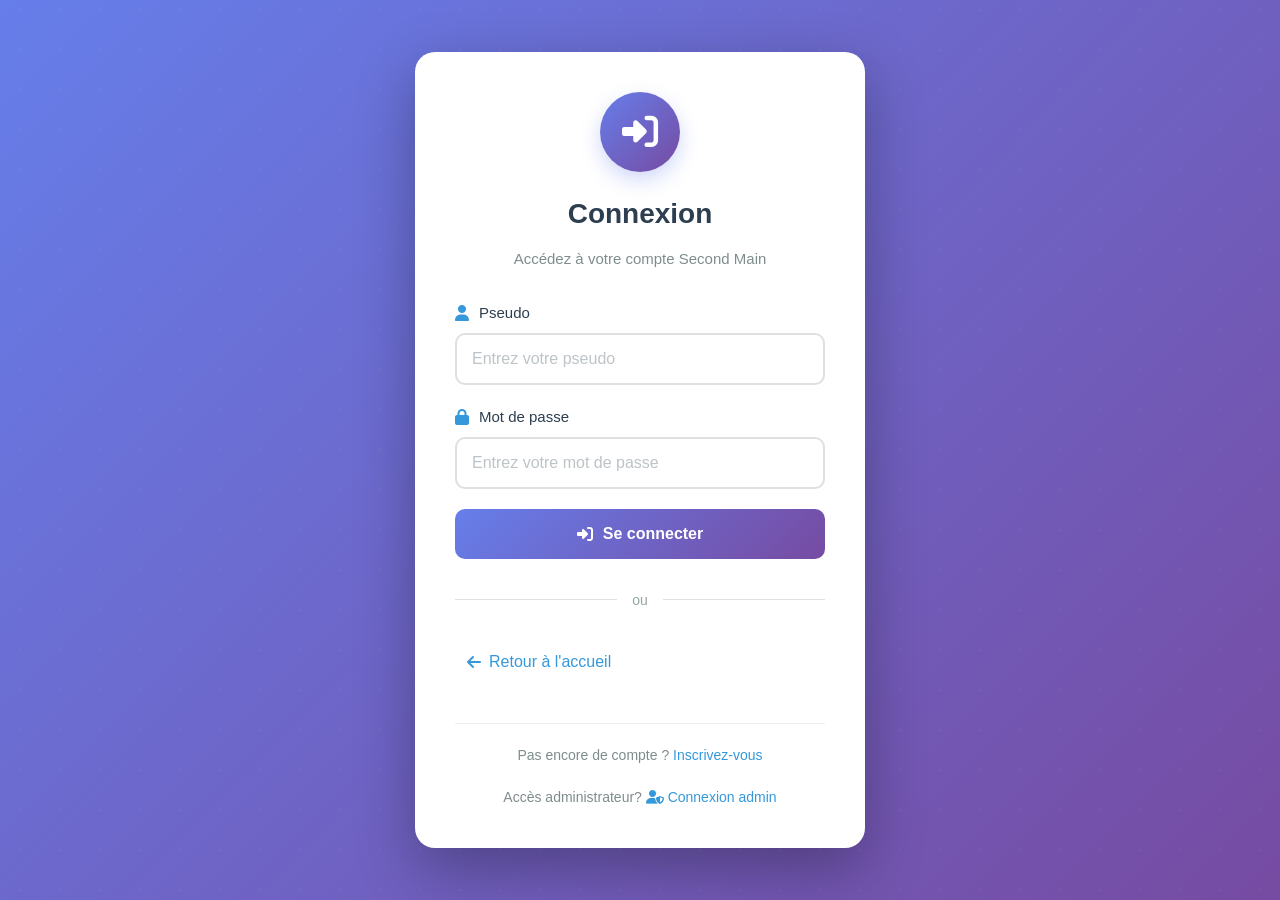
<file: Accueil/Accueil/login.html>
<!DOCTYPE html>
<html lang="fr">
<head>
    <meta charset="UTF-8">
    <meta name="viewport" content="width=device-width, initial-scale=1.0">
    <title>Second Main - Connexion</title>
    <link rel="stylesheet" href="css/style.css">
    <link rel="stylesheet" href="https://cdnjs.cloudflare.com/ajax/libs/font-awesome/6.5.0/css/all.min.css">
    <style>
        .message {
            padding: 12px 15px;
            border-radius: 8px;
            margin-bottom: 20px;
            font-weight: 500;
            display: none;
        }
        
        .message.error {
            background-color: #fdedec;
            color: #e74c3c;
            border: 1px solid #fadbd8;
        }
        
        .message.success {
            background-color: #e8f6f3;
            color: #27ae60;
            border: 1px solid #d4efdf;
        }
    </style>
</head>
<body>
    <div class="auth-container">
        <div class="auth-card">
            <div class="auth-header">
                <div class="icon-wrapper">
                    <i class="fas fa-sign-in-alt"></i>
                </div>
                <h1>Connexion</h1>
                <p>Accédez à votre compte Second Main</p>
            </div>

            <div id="message" class="message"></div>

            <form id="loginForm">
                <div class="form-group">
                    <label for="login-username">
                        <i class="fas fa-user"></i> Pseudo
                    </label>
                    <input 
                        type="text" 
                        id="login-username" 
                        placeholder="Entrez votre pseudo" 
                        required
                        autocomplete="username">
                </div>

                <div class="form-group">
                    <label for="login-password">
                        <i class="fas fa-lock"></i> Mot de passe
                    </label>
                    <input 
                        type="password" 
                        id="login-password" 
                        placeholder="Entrez votre mot de passe" 
                        required
                        autocomplete="current-password">
                </div>

                <button type="submit" class="submit-btn">
                    <i class="fas fa-sign-in-alt"></i>
                    Se connecter
                </button>
            </form>

            <div class="divider">
                <span>ou</span>
            </div>

            <a href="index.html" class="back-link">
                <i class="fas fa-arrow-left"></i>
                Retour à l'accueil
            </a>

            <div class="auth-footer">
                <p>Pas encore de compte ? <a href="register.html">Inscrivez-vous</a></p>
            </div>

            <div class="admin-access" style="text-align: center; margin-top: 20px;">
                <p style="font-size: 14px; color: #7f8c8d;">
                    Accès administrateur? 
                    <a href="admin-login.html" style="color: #3498db; font-weight: 500;">
                        <i class="fa-solid fa-user-shield"></i> Connexion admin
                    </a>
                </p>
            </div>
        </div>
    </div>

    <script src="js/login.js"></script>
</body>
</html>
</file>
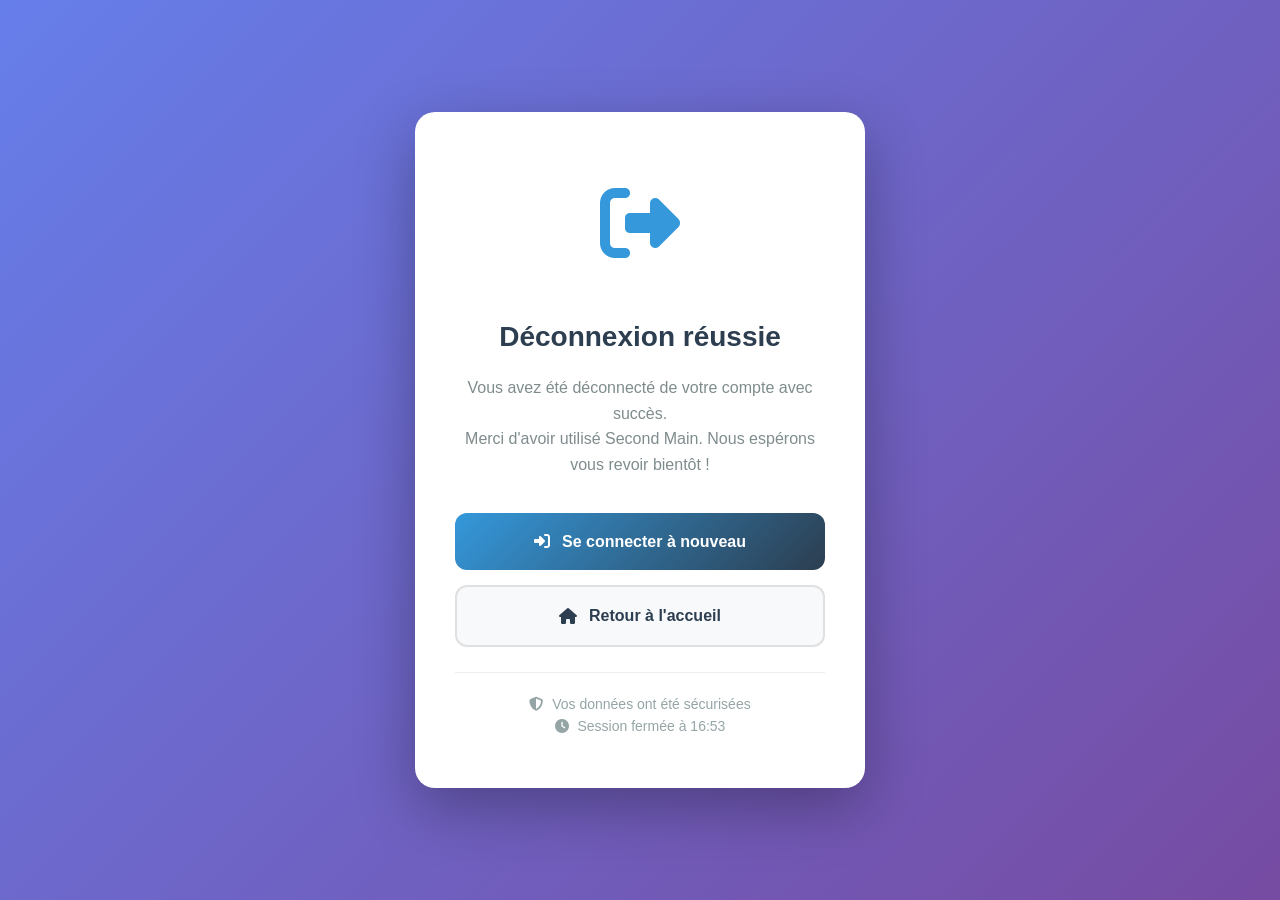
<file: Accueil/Accueil/logout.html>
<!DOCTYPE html>
<html lang="fr">
<head>
    <meta charset="UTF-8">
    <meta name="viewport" content="width=device-width, initial-scale=1.0">
    <title>Déconnexion - Second Main</title>
    <link rel="stylesheet" href="css/style.css">
    <link rel="stylesheet" href="https://cdnjs.cloudflare.com/ajax/libs/font-awesome/6.5.0/css/all.min.css">
    <style>
        .logout-container {
            display: flex;
            justify-content: center;
            align-items: center;
            min-height: 100vh;
            background: linear-gradient(135deg, #667eea 0%, #764ba2 100%);
            padding: 20px;
        }
        
        .logout-card {
            background-color: white;
            padding: 50px 40px;
            border-radius: 20px;
            box-shadow: 0 20px 60px rgba(0, 0, 0, 0.3);
            text-align: center;
            max-width: 450px;
            width: 100%;
            animation: fadeInUp 0.6s ease;
        }
        
        @keyframes fadeInUp {
            from {
                opacity: 0;
                transform: translateY(30px);
            }
            to {
                opacity: 1;
                transform: translateY(0);
            }
        }
        
        .logout-icon {
            font-size: 80px;
            color: #3498db;
            margin-bottom: 25px;
            animation: bounce 1s ease infinite alternate;
        }
        
        @keyframes bounce {
            from { transform: translateY(0); }
            to { transform: translateY(-10px); }
        }
        
        .logout-title {
            color: #2c3e50;
            margin-bottom: 15px;
            font-size: 28px;
            font-weight: 700;
        }
        
        .logout-message {
            color: #7f8c8d;
            margin-bottom: 35px;
            line-height: 1.6;
            font-size: 16px;
        }
        
        .logout-actions {
            display: flex;
            flex-direction: column;
            gap: 15px;
        }
        
        .btn {
            padding: 16px 30px;
            border: none;
            border-radius: 12px;
            font-size: 16px;
            font-weight: 600;
            cursor: pointer;
            transition: all 0.3s ease;
            text-decoration: none;
            display: flex;
            align-items: center;
            justify-content: center;
            gap: 12px;
        }
        
        .btn-login {
            background: linear-gradient(135deg, #3498db 0%, #2c3e50 100%);
            color: white;
        }
        
        .btn-login:hover {
            background: linear-gradient(135deg, #2980b9 0%, #1a252f 100%);
            transform: translateY(-3px);
            box-shadow: 0 8px 20px rgba(52, 152, 219, 0.3);
        }
        
        .btn-home {
            background-color: #f8f9fa;
            color: #2c3e50;
            border: 2px solid #e0e0e0;
        }
        
        .btn-home:hover {
            background-color: #e9ecef;
            border-color: #3498db;
            transform: translateY(-3px);
        }
        
        .logout-info {
            margin-top: 25px;
            padding-top: 20px;
            border-top: 1px solid #eee;
            color: #95a5a6;
            font-size: 14px;
        }
        
        .logout-info i {
            margin-right: 5px;
        }
        
        @media (max-width: 480px) {
            .logout-card {
                padding: 30px 20px;
            }
            
            .logout-icon {
                font-size: 60px;
            }
            
            .logout-title {
                font-size: 24px;
            }
            
            .btn {
                padding: 14px 20px;
            }
        }
    </style>
</head>
<body>
    <div class="logout-container">
        <div class="logout-card">
            <div class="logout-icon">
                <i class="fas fa-sign-out-alt"></i>
            </div>
            <h2 class="logout-title">Déconnexion réussie</h2>
            <p class="logout-message">
                Vous avez été déconnecté de votre compte avec succès.<br>
                Merci d'avoir utilisé Second Main. Nous espérons vous revoir bientôt !
            </p>
            <div class="logout-actions">
                <a href="login.html" class="btn btn-login">
                    <i class="fas fa-sign-in-alt"></i> Se connecter à nouveau
                </a>
                <a href="index.html" class="btn btn-home">
                    <i class="fas fa-home"></i> Retour à l'accueil
                </a>
            </div>
            <div class="logout-info">
                <p><i class="fas fa-shield-alt"></i> Vos données ont été sécurisées</p>
                <p><i class="fas fa-clock"></i> Session fermée à <span id="logoutTime"></span></p>
            </div>
        </div>
    </div>
    
    <script>
        // Afficher l'heure de déconnexion
        const now = new Date();
        const logoutTime = document.getElementById('logoutTime');
        if (logoutTime) {
            logoutTime.textContent = now.toLocaleTimeString('fr-FR', {
                hour: '2-digit',
                minute: '2-digit'
            });
        }
        
        // Effacer les données de session au chargement
        document.addEventListener('DOMContentLoaded', function() {
            // Récupérer le nom de l'utilisateur avant de le déconnecter
            const currentUser = JSON.parse(localStorage.getItem('currentUser') || '{}');
            const userName = currentUser.firstname || currentUser.username || 'Utilisateur';
            
            // Afficher un message personnalisé
            setTimeout(() => {
                alert(`À bientôt ${userName} ! Votre session a été sécurisée.`);
            }, 500);
            
            // Effacer toutes les données de session
            const sessionData = [
                'currentUser',
                'currentUserId',
                'currentUserName',
                'userLoggedIn',
                'userToken',
                'lastLogin'
            ];
            
            sessionData.forEach(key => {
                localStorage.removeItem(key);
            });
            
            // Effacer les données spécifiques si nécessaire
            localStorage.removeItem('userArticles');
            localStorage.removeItem('userStats');
            
            console.log('Déconnexion complète effectuée');
            
            // Redirection automatique après 30 secondes d'inactivité
            let inactivityTimer = setTimeout(() => {
                window.location.href = 'index.html';
            }, 30000);
            
            // Réinitialiser le timer en cas d'interaction
            document.addEventListener('click', () => {
                clearTimeout(inactivityTimer);
                inactivityTimer = setTimeout(() => {
                    window.location.href = 'index.html';
                }, 30000);
            });
        });
    </script>
</body>
</html>
</file>
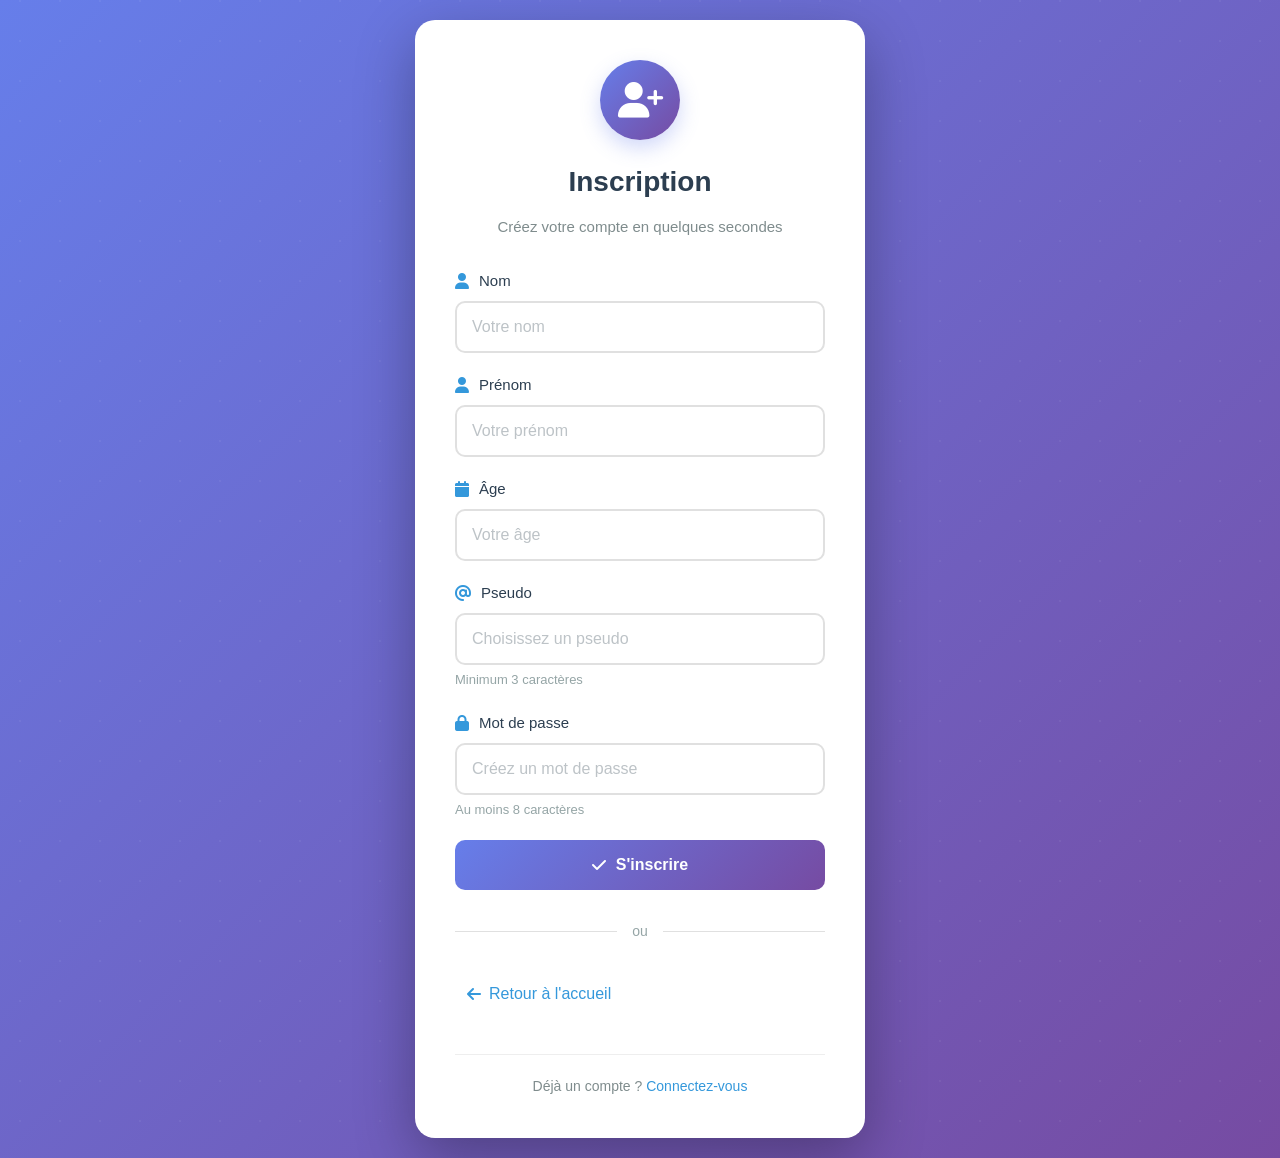
<file: Accueil/Accueil/register.html>
<!DOCTYPE html>
<html lang="fr">
<head>
    <meta charset="UTF-8">
    <meta name="viewport" content="width=device-width, initial-scale=1.0">
    <title>Second Main - Inscription</title>
    <link rel="stylesheet" href="css/style.css">
    <link rel="stylesheet" href="https://cdnjs.cloudflare.com/ajax/libs/font-awesome/6.5.0/css/all.min.css">
</head>
<body>
    <div class="auth-container">
        <div class="auth-card">
            <div class="auth-header">
                <div class="icon-wrapper">
                    <i class="fas fa-user-plus"></i>
                </div>
                <h1>Inscription</h1>
                <p>Créez votre compte en quelques secondes</p>
            </div>

            <form id="registerForm">
                <div class="form-group">
                    <label for="lastname">
                        <i class="fas fa-user"></i> Nom
                    </label>
                    <input 
                        type="text" 
                        id="lastname" 
                        placeholder="Votre nom" 
                        required
                        autocomplete="family-name">
                </div>

                <div class="form-group">
                    <label for="firstname">
                        <i class="fas fa-user"></i> Prénom
                    </label>
                    <input 
                        type="text" 
                        id="firstname" 
                        placeholder="Votre prénom" 
                        required
                        autocomplete="given-name">
                </div>

                <div class="form-group">
                    <label for="age">
                        <i class="fas fa-calendar"></i> Âge
                    </label>
                    <input 
                        type="number" 
                        id="age" 
                        min="13" 
                        max="120" 
                        placeholder="Votre âge" 
                        required>
                </div>

                <div class="form-group">
                    <label for="register-username">
                        <i class="fas fa-at"></i> Pseudo
                    </label>
                    <input 
                        type="text" 
                        id="register-username" 
                        placeholder="Choisissez un pseudo" 
                        required 
                        minlength="3"
                        autocomplete="username">
                    <small>Minimum 3 caractères</small>
                </div>

                <div class="form-group">
                    <label for="register-password">
                        <i class="fas fa-lock"></i> Mot de passe
                    </label>
                    <input 
                        type="password" 
                        id="register-password" 
                        placeholder="Créez un mot de passe" 
                        required
                        minlength="8"
                        autocomplete="new-password">
                    <small>Au moins 8 caractères</small>
                </div>

                <button type="submit" class="submit-btn">
                    <i class="fas fa-check"></i>
                    S'inscrire
                </button>
            </form>

            <div class="divider">
                <span>ou</span>
            </div>

            <a href="index.html" class="back-link">
                <i class="fas fa-arrow-left"></i>
                Retour à l'accueil
            </a>

            <div class="auth-footer">
                <p>Déjà un compte ? <a href="login.html">Connectez-vous</a></p>
            </div>
        </div>
    </div>

    <script src="js/register.js"></script>
</body>
</html>
</file>
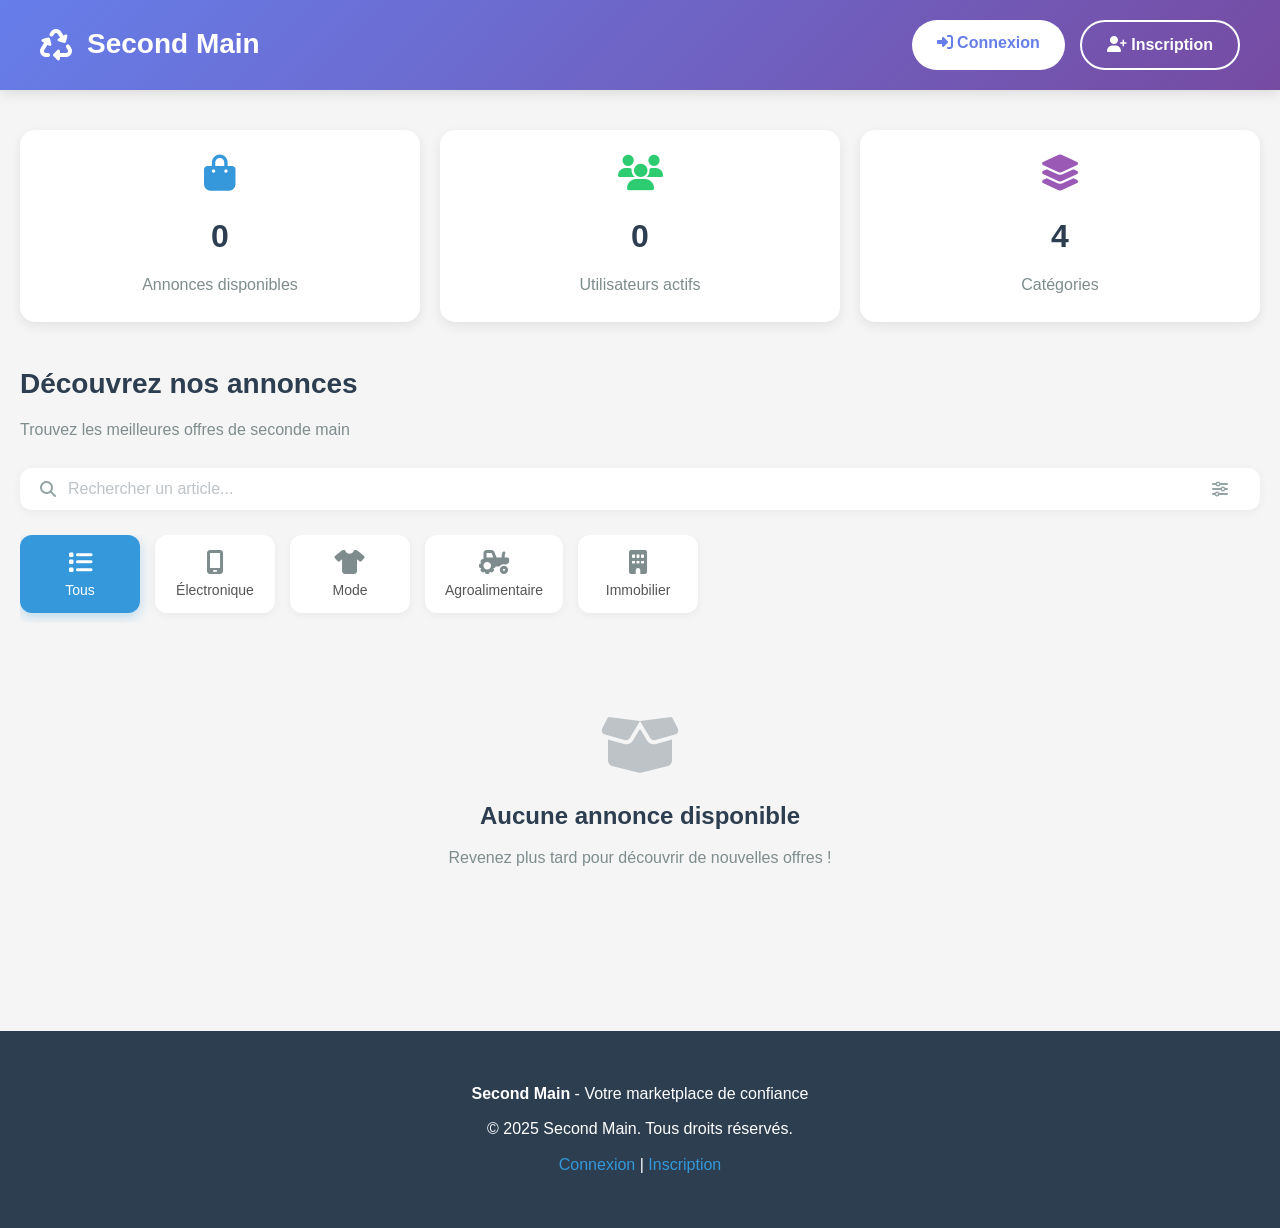
<file: Accueil/Accueil/visite.html>
<!DOCTYPE html>
<html lang="fr">
<head>
    <meta charset="UTF-8">
    <meta name="viewport" content="width=device-width, initial-scale=1.0">
    <title>Second Main - Explorer les Annonces</title>
    <link rel="stylesheet" href="css/style.css">
    <link rel="stylesheet" href="css/Accueil.css">
    <link rel="stylesheet" href="https://cdnjs.cloudflare.com/ajax/libs/font-awesome/6.5.0/css/all.min.css">
    <style>
        body {
            margin: 0;
            padding: 0;
        }

        /* Header */
        .visite-header {
            background: linear-gradient(135deg, #667eea 0%, #764ba2 100%);
            padding: 20px 40px;
            display: flex;
            justify-content: space-between;
            align-items: center;
            box-shadow: 0 4px 12px rgba(0,0,0,0.1);
            position: sticky;
            top: 0;
            z-index: 100;
        }

        .visite-logo {
            display: flex;
            align-items: center;
            gap: 15px;
            color: white;
        }

        .visite-logo i {
            font-size: 32px;
        }

        .visite-logo h1 {
            font-size: 28px;
            margin: 0;
        }

        .visite-actions {
            display: flex;
            gap: 15px;
        }

        .visite-actions a {
            padding: 10px 25px;
            border-radius: 25px;
            font-weight: 600;
            text-decoration: none;
            transition: all 0.3s ease;
        }

        .visite-actions .btn-login {
            background: white;
            color: #667eea;
        }

        .visite-actions .btn-register {
            background: transparent;
            color: white;
            border: 2px solid white;
        }

        .visite-actions a:hover {
            transform: translateY(-2px);
            box-shadow: 0 4px 12px rgba(0,0,0,0.2);
        }

        /* Container principal */
        .visite-container {
            max-width: 1400px;
            margin: 0 auto;
            padding: 40px 20px;
        }

        /* Statistiques */
        .visite-stats {
            display: grid;
            grid-template-columns: repeat(auto-fit, minmax(200px, 1fr));
            gap: 20px;
            margin-bottom: 40px;
        }

        .stat-box {
            background: white;
            padding: 25px;
            border-radius: 15px;
            text-align: center;
            box-shadow: 0 4px 12px rgba(0,0,0,0.08);
        }

        .stat-box i {
            font-size: 36px;
            margin-bottom: 10px;
        }

        .stat-box.annonces i { color: #3498db; }
        .stat-box.utilisateurs i { color: #2ecc71; }
        .stat-box.categories i { color: #9b59b6; }

        .stat-box h3 {
            font-size: 32px;
            margin: 10px 0;
            color: #2c3e50;
        }

        .stat-box p {
            color: #7f8c8d;
            margin: 0;
        }

        /* Like button dans les cartes */
        .like-btn {
            position: absolute;
            top: 10px;
            right: 10px;
            width: 40px;
            height: 40px;
            background: white;
            border: none;
            border-radius: 50%;
            cursor: pointer;
            display: flex;
            align-items: center;
            justify-content: center;
            z-index: 2;
            transition: all 0.3s ease;
            box-shadow: 0 2px 8px rgba(0,0,0,0.1);
        }

        .like-btn i {
            font-size: 18px;
            color: #e74c3c;
            transition: all 0.3s ease;
        }

        .like-btn:hover {
            transform: scale(1.1);
            box-shadow: 0 4px 12px rgba(231, 76, 60, 0.3);
        }

        .like-btn.liked i {
            color: #e74c3c;
            animation: heartBeat 0.3s ease;
        }

        @keyframes heartBeat {
            0%, 100% { transform: scale(1); }
            25% { transform: scale(1.3); }
            75% { transform: scale(0.9); }
        }

        .likes-count {
            position: absolute;
            bottom: -5px;
            right: -5px;
            background: #e74c3c;
            color: white;
            font-size: 10px;
            font-weight: 600;
            padding: 2px 6px;
            border-radius: 10px;
            min-width: 18px;
            text-align: center;
        }

        /* Badge promotion */
        .promo-badge {
            position: absolute;
            top: 10px;
            left: 10px;
            background: linear-gradient(135deg, #f093fb 0%, #f5576c 100%);
            color: white;
            padding: 5px 12px;
            border-radius: 20px;
            font-size: 11px;
            font-weight: 700;
            text-transform: uppercase;
            z-index: 2;
            animation: pulsePromo 2s infinite;
        }

        @keyframes pulsePromo {
            0%, 100% { transform: scale(1); }
            50% { transform: scale(1.05); }
        }

        /* Footer */
        .visite-footer {
            background: #2c3e50;
            color: white;
            padding: 40px 20px;
            text-align: center;
            margin-top: 60px;
        }

        .visite-footer p {
            margin: 10px 0;
        }

        .visite-footer a {
            color: #3498db;
            text-decoration: none;
        }

        /* Responsive */
        @media (max-width: 768px) {
            .visite-header {
                padding: 15px 20px;
                flex-direction: column;
                gap: 15px;
            }

            .visite-logo h1 {
                font-size: 22px;
            }

            .visite-stats {
                grid-template-columns: 1fr;
            }
        }
    </style>
</head>
<body>
    <!-- Header -->
    <div class="visite-header">
        <div class="visite-logo">
            <i class="fas fa-recycle"></i>
            <h1>Second Main</h1>
        </div>
        <div class="visite-actions">
            <a href="login.html" class="btn-login">
                <i class="fas fa-sign-in-alt"></i> Connexion
            </a>
            <a href="register.html" class="btn-register">
                <i class="fas fa-user-plus"></i> Inscription
            </a>
        </div>
    </div>

    <!-- Container principal -->
    <div class="visite-container">
        <!-- Statistiques -->
        <div class="visite-stats">
            <div class="stat-box annonces">
                <i class="fas fa-shopping-bag"></i>
                <h3 id="totalAnnonces">0</h3>
                <p>Annonces disponibles</p>
            </div>
            <div class="stat-box utilisateurs">
                <i class="fas fa-users"></i>
                <h3 id="totalUtilisateurs">0</h3>
                <p>Utilisateurs actifs</p>
            </div>
            <div class="stat-box categories">
                <i class="fas fa-layer-group"></i>
                <h3>4</h3>
                <p>Catégories</p>
            </div>
        </div>

        <!-- Titre -->
        <div class="entete">
            <h1>Découvrez nos annonces</h1>
            <p style="color: #7f8c8d; margin-top: 5px;">Trouvez les meilleures offres de seconde main</p>
        </div>

        <!-- Barre de recherche -->
        <div class="entete">
            <div class="recherche">
                <i class="fa fa-search"></i>
                <input type="text" placeholder="Rechercher un article...">
                <i class="fa fa-sliders-h"></i>
            </div>
        </div>

        <!-- Catégories -->
        <div class="ligne1">
            <button class="tous active"><i class="fa-solid fa-list"></i><span>Tous</span></button>
            <button class="elec"><i class="fa-solid fa-mobile-screen"></i><span>Électronique</span></button>
            <button class="mode"><i class="fa-solid fa-shirt"></i><span>Mode</span></button>
            <button class="agro"><i class="fa-solid fa-tractor"></i><span>Agroalimentaire</span></button>
            <button class="immo"><i class="fa-solid fa-building"></i><span>Immobilier</span></button>
        </div>

        <!-- Articles -->
        <div class="artice" id="articlesContainer">
            <!-- Les articles seront chargés dynamiquement -->
        </div>
    </div>

    <!-- Footer -->
    <div class="visite-footer">
        <p><strong>Second Main</strong> - Votre marketplace de confiance</p>
        <p>© 2025 Second Main. Tous droits réservés.</p>
        <p><a href="login.html">Connexion</a> | <a href="register.html">Inscription</a></p>
    </div>

    <script src="js/visite.js"></script>
</body>
</html>
</file>
<file: Accueil/Accueil/css/style.css>
/* style.css - Styles généraux de l'application */

/* ===== RESET COMPLET ===== */
* {
    margin: 0;
    padding: 0;
    box-sizing: border-box;
    font-family: 'Segoe UI', Tahoma, Geneva, Verdana, sans-serif;
}

*::before,
*::after {
    box-sizing: border-box;
}

html {
    scroll-behavior: smooth;
}

body {
    background-color: #f5f5f5;
    color: #333;
    line-height: 1.6;
    overflow-x: hidden;
}

a {
    text-decoration: none;
    color: inherit;
}

button {
    font-family: inherit;
}

/* ===== PAGE D'ACCUEIL ===== */
.home-container {
    display: flex;
    flex-direction: column;
    align-items: center;
    justify-content: center;
    min-height: 100vh;
    padding: 40px 20px;
    background: linear-gradient(135deg, #667eea 0%, #764ba2 100%);
    text-align: center;
    color: white;
    position: relative;
    overflow: hidden;
}

/* Effet de fond animé */
.home-container::before {
    content: '';
    position: absolute;
    top: -50%;
    left: -50%;
    width: 200%;
    height: 200%;
    background: radial-gradient(circle, rgba(255,255,255,0.1) 1px, transparent 1px);
    background-size: 50px 50px;
    animation: backgroundMove 20s linear infinite;
    pointer-events: none;
}

@keyframes backgroundMove {
    0% { transform: translate(0, 0); }
    100% { transform: translate(50px, 50px); }
}

.logo {
    font-size: 80px;
    margin-bottom: 30px;
    animation: float 3s ease-in-out infinite;
    position: relative;
    z-index: 1;
}

@keyframes float {
    0%, 100% { transform: translateY(0); }
    50% { transform: translateY(-20px); }
}

.home-container h1 {
    font-size: 48px;
    margin-bottom: 20px;
    font-weight: 700;
    position: relative;
    z-index: 1;
}

.home-container > p {
    font-size: 18px;
    max-width: 600px;
    margin: 0 auto 40px;
    opacity: 0.9;
    line-height: 1.8;
    position: relative;
    z-index: 1;
}

.action-buttons {
    display: flex;
    gap: 20px;
    margin-bottom: 60px;
    position: relative;
    z-index: 1;
}

.btn {
    padding: 16px 32px;
    border-radius: 50px;
    font-size: 16px;
    font-weight: 600;
    text-decoration: none;
    display: inline-flex;
    align-items: center;
    justify-content: center;
    gap: 10px;
    transition: all 0.3s ease;
    cursor: pointer;
    border: none;
    position: relative;
    overflow: hidden;
}

.btn-primary {
    background-color: white;
    color: #667eea;
    box-shadow: 0 4px 15px rgba(0,0,0,0.1);
}

.btn-secondary {
    background-color: transparent;
    color: white;
    border: 2px solid white;
}

.btn:hover {
    transform: translateY(-3px);
    box-shadow: 0 10px 25px rgba(0, 0, 0, 0.2);
}

.btn-primary:hover {
    background-color: #f8f9fa;
}

.btn-secondary:hover {
    background-color: rgba(255,255,255,0.1);
}

/* ===== CARTES DE FONCTIONNALITÉS ===== */
.features {
    display: flex;
    gap: 30px;
    max-width: 900px;
    margin: 0 auto;
    position: relative;
    z-index: 1;
}

.feature-card {
    background: rgba(255, 255, 255, 0.1);
    backdrop-filter: blur(10px);
    padding: 30px;
    border-radius: 20px;
    flex: 1;
    transition: all 0.3s ease;
    border: 1px solid rgba(255,255,255,0.2);
}

.feature-card:hover {
    transform: translateY(-10px);
    background: rgba(255, 255, 255, 0.15);
    box-shadow: 0 15px 35px rgba(0,0,0,0.2);
}

.feature-card i {
    font-size: 40px;
    margin-bottom: 20px;
    color: white;
    display: block;
}

.feature-card h3 {
    margin-bottom: 10px;
    font-size: 20px;
    color: white;
}

.feature-card p {
    font-size: 14px;
    opacity: 0.9;
    margin-bottom: 0;
    line-height: 1.6;
}

/* ===== PAGES D'AUTHENTIFICATION ===== */
.auth-container {
    display: flex;
    justify-content: center;
    align-items: center;
    min-height: 100vh;
    background: linear-gradient(135deg, #667eea 0%, #764ba2 100%);
    padding: 20px;
    position: relative;
    overflow: hidden;
}

/* Effet de fond animé pour auth */
.auth-container::before {
    content: '';
    position: absolute;
    top: -50%;
    left: -50%;
    width: 200%;
    height: 200%;
    background: radial-gradient(circle, rgba(255,255,255,0.05) 1px, transparent 1px);
    background-size: 40px 40px;
    animation: backgroundMove 15s linear infinite;
    pointer-events: none;
}

.auth-card {
    background-color: white;
    padding: 40px;
    border-radius: 20px;
    box-shadow: 0 20px 60px rgba(0, 0, 0, 0.3);
    width: 100%;
    max-width: 450px;
    position: relative;
    z-index: 1;
    animation: fadeInUp 0.5s ease;
}

@keyframes fadeInUp {
    from {
        opacity: 0;
        transform: translateY(30px);
    }
    to {
        opacity: 1;
        transform: translateY(0);
    }
}

.auth-header {
    text-align: center;
    margin-bottom: 30px;
}

.icon-wrapper {
    width: 80px;
    height: 80px;
    background: linear-gradient(135deg, #667eea 0%, #764ba2 100%);
    border-radius: 50%;
    display: flex;
    align-items: center;
    justify-content: center;
    margin: 0 auto 20px;
    box-shadow: 0 8px 20px rgba(102, 126, 234, 0.3);
}

.icon-wrapper i {
    font-size: 36px;
    color: white;
}

.auth-header h1 {
    color: #2c3e50;
    margin-bottom: 10px;
    font-size: 28px;
}

.auth-header p {
    color: #7f8c8d;
    font-size: 15px;
}

/* ===== FORMULAIRES ===== */
.form-group {
    margin-bottom: 20px;
}

.form-group label {
    display: flex;
    align-items: center;
    gap: 10px;
    margin-bottom: 8px;
    color: #2c3e50;
    font-weight: 500;
    font-size: 15px;
}

.form-group label i {
    color: #3498db;
    font-size: 16px;
}

.form-group input,
.form-group select,
.form-group textarea {
    width: 100%;
    padding: 15px;
    border: 2px solid #e0e0e0;
    border-radius: 10px;
    font-size: 16px;
    transition: all 0.3s ease;
    background-color: white;
}

.form-group input:focus,
.form-group select:focus,
.form-group textarea:focus {
    outline: none;
    border-color: #3498db;
    box-shadow: 0 0 0 3px rgba(52, 152, 219, 0.1);
}

.form-group input::placeholder {
    color: #bdc3c7;
}

.form-group small {
    display: block;
    margin-top: 5px;
    font-size: 13px;
    color: #95a5a6;
}

/* Messages d'erreur */
.message {
    padding: 12px 15px;
    border-radius: 8px;
    margin-bottom: 20px;
    font-weight: 500;
    display: none;
    animation: slideDown 0.3s ease;
}

@keyframes slideDown {
    from {
        opacity: 0;
        transform: translateY(-10px);
    }
    to {
        opacity: 1;
        transform: translateY(0);
    }
}

.message.error {
    background-color: #fdedec;
    color: #e74c3c;
    border: 1px solid #fadbd8;
}

.message.success {
    background-color: #e8f6f3;
    color: #27ae60;
    border: 1px solid #d4efdf;
}

.message.info {
    background-color: #ebf5fb;
    color: #3498db;
    border: 1px solid #d6eaf8;
}

/* ===== BOUTONS ===== */
.submit-btn {
    width: 100%;
    padding: 16px;
    background: linear-gradient(135deg, #667eea 0%, #764ba2 100%);
    color: white;
    border: none;
    border-radius: 10px;
    font-size: 16px;
    font-weight: 600;
    cursor: pointer;
    transition: all 0.3s ease;
    display: flex;
    align-items: center;
    justify-content: center;
    gap: 10px;
    margin-top: 10px;
}

.submit-btn:hover {
    transform: translateY(-2px);
    box-shadow: 0 8px 20px rgba(102, 126, 234, 0.4);
}

.submit-btn:active {
    transform: translateY(0);
}

/* ===== SÉPARATEUR ===== */
.divider {
    display: flex;
    align-items: center;
    margin: 30px 0;
    color: #95a5a6;
}

.divider::before,
.divider::after {
    content: '';
    flex: 1;
    height: 1px;
    background-color: #e0e0e0;
}

.divider span {
    padding: 0 15px;
    font-size: 14px;
    color: #95a5a6;
}

/* ===== LIENS ===== */
.back-link {
    display: inline-flex;
    align-items: center;
    justify-content: center;
    gap: 8px;
    color: #3498db;
    text-decoration: none;
    font-weight: 500;
    margin-bottom: 20px;
    transition: all 0.3s ease;
    padding: 8px 12px;
    border-radius: 8px;
}

.back-link:hover {
    color: #2980b9;
    background-color: #f0f7ff;
}

.auth-footer {
    text-align: center;
    margin-top: 20px;
    padding-top: 20px;
    border-top: 1px solid #eee;
    color: #7f8c8d;
}

.auth-footer p {
    margin: 0;
    font-size: 14px;
}

.auth-footer a {
    color: #3498db;
    text-decoration: none;
    font-weight: 500;
}

.auth-footer a:hover {
    text-decoration: underline;
}

/* ===== UTILITAIRES ===== */
.text-center {
    text-align: center;
}

.mt-1 { margin-top: 0.5rem; }
.mt-2 { margin-top: 1rem; }
.mt-3 { margin-top: 1.5rem; }
.mt-4 { margin-top: 2rem; }

.mb-1 { margin-bottom: 0.5rem; }
.mb-2 { margin-bottom: 1rem; }
.mb-3 { margin-bottom: 1.5rem; }
.mb-4 { margin-bottom: 2rem; }

/* ===== RESPONSIVE ===== */
@media (max-width: 992px) {
    .home-container h1 {
        font-size: 40px;
    }
    
    .home-container > p {
        font-size: 16px;
    }
    
    .features {
        flex-direction: column;
        max-width: 500px;
    }
}

@media (max-width: 768px) {
    .home-container {
        padding: 30px 20px;
    }
    
    .logo {
        font-size: 60px;
    }
    
    .home-container h1 {
        font-size: 32px;
    }
    
    .home-container > p {
        font-size: 15px;
        margin-bottom: 30px;
    }
    
    .action-buttons {
        flex-direction: column;
        width: 100%;
        max-width: 300px;
        margin-bottom: 40px;
    }
    
    .btn {
        width: 100%;
    }
    
    .features {
        gap: 20px;
    }
    
    .feature-card {
        padding: 25px 20px;
    }
    
    .auth-card {
        padding: 30px 20px;
    }
    
    .auth-header h1 {
        font-size: 24px;
    }
    
    .icon-wrapper {
        width: 70px;
        height: 70px;
    }
    
    .icon-wrapper i {
        font-size: 32px;
    }
}

@media (max-width: 480px) {
    .home-container {
        padding: 20px 15px;
    }
    
    .logo {
        font-size: 50px;
        margin-bottom: 20px;
    }
    
    .home-container h1 {
        font-size: 26px;
        margin-bottom: 15px;
    }
    
    .home-container > p {
        font-size: 14px;
        padding: 0 10px;
    }
    
    .feature-card {
        padding: 20px 15px;
    }
    
    .feature-card i {
        font-size: 32px;
        margin-bottom: 15px;
    }
    
    .feature-card h3 {
        font-size: 18px;
    }
    
    .auth-card {
        padding: 25px 15px;
    }
    
    .form-group input,
    .form-group select {
        padding: 12px;
        font-size: 15px;
    }
    
    .submit-btn {
        padding: 14px;
        font-size: 15px;
    }
}

/* ===== ANIMATIONS SUPPLÉMENTAIRES ===== */
@keyframes pulse {
    0%, 100% {
        transform: scale(1);
    }
    50% {
        transform: scale(1.05);
    }
}

.btn:active {
    animation: pulse 0.3s ease;
}

/* ===== SCROLLBAR PERSONNALISÉE ===== */
::-webkit-scrollbar {
    width: 10px;
}

::-webkit-scrollbar-track {
    background: #f1f1f1;
}

::-webkit-scrollbar-thumb {
    background: #bdc3c7;
    border-radius: 5px;
}

::-webkit-scrollbar-thumb:hover {
    background: #95a5a6;
}
</file>
<file: Accueil/Accueil/css/Accueil.css>
/* Accueil.css - Styles pour la page d'accueil */

/* ===== RESET ET STYLES DE BASE ===== */
* {
    margin: 0;
    padding: 0;
    box-sizing: border-box;
    font-family: 'Segoe UI', Tahoma, Geneva, Verdana, sans-serif;
}

body {
    background-color: #f5f5f5;
    color: #333;
}

.container {
    display: flex;
    min-height: 100vh;
    max-width: 1600px;
    margin: 0 auto;
}

/* ===== MENU GAUCHE ===== */
.util {
    width: 220px;
    background-color: white;
    padding: 20px 15px;
    display: flex;
    flex-direction: column;
    box-shadow: 2px 0 10px rgba(0, 0, 0, 0.05);
    z-index: 10;
    position: fixed;
    height: 100vh;
    overflow-y: auto;
}

.n {
    text-align: center;
    margin-bottom: 30px;
    padding-bottom: 20px;
    border-bottom: 1px solid #eee;
}

.n label {
    font-size: 24px;
    font-weight: 700;
    color: #2c3e50;
    display: block;
    cursor: pointer;
}

.util button {
    width: 100%;
    padding: 15px 20px;
    margin-bottom: 10px;
    border: none;
    background-color: white;
    border-radius: 12px;
    text-align: left;
    font-size: 16px;
    color: #555;
    cursor: pointer;
    transition: all 0.3s ease;
    display: flex;
    align-items: center;
}

.util button i {
    margin-right: 12px;
    font-size: 18px;
    width: 24px;
    text-align: center;
}

.util button:hover {
    background-color: #f0f7ff;
    color: #3498db;
    transform: translateX(5px);
}

.util button.active {
    background-color: #3498db;
    color: white;
    font-weight: 600;
    box-shadow: 0 4px 12px rgba(52, 152, 219, 0.3);
}

/* ===== CONTENU PRINCIPAL ===== */
.corp {
    flex: 1;
    margin-left: 220px;
    padding: 20px 30px;
    background-color: #f9f9f9;
    min-height: 100vh;
}

/* ===== EN-TÊTE ET RECHERCHE ===== */
.entete {
    margin-bottom: 25px;
}

.entete h1 {
    color: #2c3e50;
    margin-bottom: 10px;
    font-size: 28px;
}

.recherche {
    background-color: white;
    border-radius: 12px;
    padding: 12px 20px;
    display: flex;
    align-items: center;
    box-shadow: 0 2px 10px rgba(0, 0, 0, 0.05);
}

.recherche i {
    color: #95a5a6;
    margin-right: 12px;
}

.recherche input {
    flex: 1;
    border: none;
    outline: none;
    font-size: 16px;
    color: #333;
}

.recherche input::placeholder {
    color: #bdc3c7;
}

/* ===== CATÉGORIES ===== */
.ligne1 {
    display: flex;
    overflow-x: auto;
    gap: 15px;
    margin-bottom: 30px;
    padding-bottom: 10px;
    scrollbar-width: thin;
    scrollbar-color: #ddd transparent;
}

.ligne1::-webkit-scrollbar {
    height: 6px;
}

.ligne1::-webkit-scrollbar-track {
    background: transparent;
}

.ligne1::-webkit-scrollbar-thumb {
    background-color: #ddd;
    border-radius: 10px;
}

.ligne1::-webkit-scrollbar-thumb:hover {
    background-color: #bdc3c7;
}

.ligne1 button {
    display: flex;
    flex-direction: column;
    align-items: center;
    justify-content: center;
    padding: 15px 20px;
    background-color: white;
    border: none;
    border-radius: 12px;
    min-width: 120px;
    cursor: pointer;
    transition: all 0.3s ease;
    box-shadow: 0 2px 8px rgba(0, 0, 0, 0.05);
}

.ligne1 button i {
    font-size: 24px;
    margin-bottom: 8px;
    color: #7f8c8d;
}

.ligne1 button span {
    font-size: 14px;
    color: #555;
    font-weight: 500;
    text-align: center;
    white-space: nowrap;
}

.ligne1 button:hover {
    background-color: #f0f7ff;
    transform: translateY(-3px);
    box-shadow: 0 4px 12px rgba(0, 0, 0, 0.1);
}

.ligne1 button.active {
    background-color: #3498db;
    color: white;
    box-shadow: 0 4px 12px rgba(52, 152, 219, 0.3);
}

.ligne1 button.active i,
.ligne1 button.active span {
    color: white;
}

/* ===== GRILLE D'ARTICLES ===== */
.artice {
    display: grid;
    grid-template-columns: repeat(auto-fill, minmax(250px, 1fr));
    gap: 25px;
    margin-top: 20px;
}

.article-card {
    background-color: white;
    border-radius: 12px;
    overflow: hidden;
    box-shadow: 0 4px 12px rgba(0, 0, 0, 0.08);
    transition: all 0.3s ease;
    cursor: pointer;
    position: relative;
}

.article-card:hover {
    transform: translateY(-5px);
    box-shadow: 0 8px 20px rgba(0, 0, 0, 0.12);
}

.article-image {
    height: 180px;
    background-color: #ecf0f1;
    display: flex;
    align-items: center;
    justify-content: center;
    color: #7f8c8d;
    position: relative;
    overflow: hidden;
}

.article-image img {
    width: 100%;
    height: 100%;
    object-fit: cover;
    transition: transform 0.3s ease;
}

.article-card:hover .article-image img {
    transform: scale(1.05);
}

.article-image i {
    font-size: 48px;
}

.article-info {
    padding: 18px;
}

.article-title {
    font-size: 16px;
    font-weight: 600;
    margin-bottom: 8px;
    color: #2c3e50;
    display: -webkit-box;
    -webkit-line-clamp: 2;
    -webkit-box-orient: vertical;
    overflow: hidden;
    min-height: 40px;
}

.article-price {
    font-size: 18px;
    font-weight: 700;
    color: #e74c3c;
    margin-bottom: 5px;
}

.article-location {
    font-size: 14px;
    color: #7f8c8d;
    display: flex;
    align-items: center;
    margin-bottom: 12px;
}

.article-location i {
    margin-right: 5px;
    font-size: 12px;
}

.article-meta {
    display: flex;
    justify-content: space-between;
    font-size: 13px;
    color: #95a5a6;
    border-top: 1px solid #eee;
    padding-top: 12px;
}

/* ===== BADGES ===== */
.sponsored-badge {
    background-color: #f39c12;
    color: white;
    font-size: 11px;
    font-weight: 600;
    padding: 3px 8px;
    border-radius: 4px;
    position: absolute;
    top: 10px;
    left: 10px;
    z-index: 2;
}

.sold-badge-article {
    position: absolute;
    top: 10px;
    right: 10px;
    background-color: #e74c3c;
    color: white;
    padding: 5px 10px;
    border-radius: 4px;
    font-size: 12px;
    font-weight: 600;
    z-index: 2;
}

/* ===== MODALE DE DÉTAILS ===== */
.article-modal {
    position: fixed;
    top: 0;
    left: 0;
    width: 100%;
    height: 100%;
    z-index: 1000;
    display: flex;
    align-items: center;
    justify-content: center;
}

.modal-overlay {
    position: absolute;
    top: 0;
    left: 0;
    width: 100%;
    height: 100%;
    background-color: rgba(0, 0, 0, 0.7);
    backdrop-filter: blur(3px);
}

.modal-content {
    position: relative;
    background-color: white;
    max-width: 900px;
    width: 90%;
    max-height: 90vh;
    border-radius: 16px;
    overflow: hidden;
    box-shadow: 0 20px 60px rgba(0, 0, 0, 0.3);
    animation: modalSlideIn 0.3s ease;
}

@keyframes modalSlideIn {
    from {
        opacity: 0;
        transform: scale(0.95) translateY(-20px);
    }
    to {
        opacity: 1;
        transform: scale(1) translateY(0);
    }
}

.modal-header {
    display: flex;
    justify-content: space-between;
    align-items: center;
    padding: 20px 30px;
    border-bottom: 1px solid #eee;
    background-color: #f8f9fa;
}

.modal-header h2 {
    margin: 0;
    color: #2c3e50;
    font-size: 22px;
}

.modal-close {
    background: none;
    border: none;
    font-size: 24px;
    color: #7f8c8d;
    cursor: pointer;
    width: 40px;
    height: 40px;
    border-radius: 50%;
    display: flex;
    align-items: center;
    justify-content: center;
    transition: all 0.2s ease;
}

.modal-close:hover {
    background-color: #eee;
    color: #e74c3c;
}

.modal-body {
    display: grid;
    grid-template-columns: 1fr 1fr;
    max-height: calc(90vh - 80px);
    overflow-y: auto;
}

.modal-images {
    padding: 20px;
    background-color: #f5f5f5;
    border-right: 1px solid #eee;
    display: flex;
    flex-direction: column;
    align-items: center;
    justify-content: center;
}

.modal-images img {
    max-width: 100%;
    max-height: 400px;
    object-fit: contain;
    border-radius: 8px;
    margin-bottom: 10px;
}

.no-image {
    width: 300px;
    height: 300px;
    border-radius: 12px;
    display: flex;
    align-items: center;
    justify-content: center;
}

.modal-details {
    padding: 30px;
    overflow-y: auto;
}

.modal-details h3 {
    margin-top: 0;
    margin-bottom: 10px;
    color: #2c3e50;
    font-size: 24px;
}

.modal-price {
    font-size: 28px;
    font-weight: 700;
    color: #e74c3c;
    margin-bottom: 25px;
}

.modal-seller {
    padding: 15px;
    background-color: #f8f9fa;
    border-radius: 8px;
    margin-bottom: 20px;
}

.modal-info-section {
    margin-bottom: 25px;
    padding-bottom: 15px;
    border-bottom: 1px solid #eee;
}

.modal-info-section h4 {
    color: #2c3e50;
    margin-bottom: 10px;
    display: flex;
    align-items: center;
    gap: 8px;
}

.modal-info-section p {
    color: #555;
    line-height: 1.6;
    margin: 0;
}

.modal-info-grid {
    display: grid;
    grid-template-columns: repeat(2, 1fr);
    gap: 15px;
    margin-bottom: 30px;
}

.info-item {
    display: flex;
    flex-direction: column;
}

.info-label {
    font-size: 12px;
    color: #7f8c8d;
    text-transform: uppercase;
    margin-bottom: 4px;
    display: flex;
    align-items: center;
    gap: 5px;
}

.info-value {
    color: #2c3e50;
    font-weight: 500;
}

.modal-actions,
.admin-modal-actions {
    display: flex;
    gap: 15px;
    margin-top: 25px;
}

.contact-btn,
.save-btn,
.admin-delete-btn,
.admin-close-btn,
.admin-validate-btn,
.admin-reject-btn {
    flex: 1;
    padding: 15px;
    border: none;
    border-radius: 8px;
    font-size: 16px;
    font-weight: 600;
    cursor: pointer;
    display: flex;
    align-items: center;
    justify-content: center;
    gap: 10px;
    transition: all 0.3s ease;
}

.contact-btn,
.admin-validate-btn {
    background-color: #3498db;
    color: white;
}

.contact-btn:hover,
.admin-validate-btn:hover {
    background-color: #2980b9;
    transform: translateY(-2px);
    box-shadow: 0 4px 12px rgba(52, 152, 219, 0.3);
}

.save-btn,
.admin-close-btn {
    background-color: #f8f9fa;
    color: #2c3e50;
    border: 2px solid #ddd;
}

.save-btn:hover,
.admin-close-btn:hover {
    background-color: #e9ecef;
    transform: translateY(-2px);
}

.admin-delete-btn,
.admin-reject-btn {
    background-color: #e74c3c;
    color: white;
}

.admin-delete-btn:hover,
.admin-reject-btn:hover {
    background-color: #c0392b;
    transform: translateY(-2px);
    box-shadow: 0 4px 12px rgba(231, 76, 60, 0.3);
}

/* ===== SECTIONS CACHÉES PAR DÉFAUT ===== */
.boutique-content,
.profil-content,
.publier-content,
.chat-content {
    display: none;
}

/* Like button */
.like-btn {
    position: absolute;
    top: 10px;
    right: 10px;
    width: 40px;
    height: 40px;
    background: white;
    border: none;
    border-radius: 50%;
    cursor: pointer;
    display: flex;
    align-items: center;
    justify-content: center;
    z-index: 2;
    transition: all 0.3s ease;
    box-shadow: 0 2px 8px rgba(0,0,0,0.1);
}

.like-btn:hover {
    transform: scale(1.1);
    box-shadow: 0 4px 12px rgba(231, 76, 60, 0.3);
}

.like-btn.liked i {
    color: #e74c3c;
    animation: heartBeat 0.3s ease;
}

@keyframes heartBeat {
    0%, 100% { transform: scale(1); }
    25% { transform: scale(1.3); }
    75% { transform: scale(0.9); }
}

/* Badge promotion */
.promo-badge {
    position: absolute;
    top: 10px;
    left: 10px;
    background: linear-gradient(135deg, #f093fb 0%, #f5576c 100%);
    color: white;
    padding: 5px 12px;
    border-radius: 20px;
    font-size: 11px;
    font-weight: 700;
    text-transform: uppercase;
    z-index: 2;
    animation: pulsePromo 2s infinite;
}

/* Accueil.css - Ajouter ces styles */

/* Bouton d'achat dans les cartes articles */
.buy-btn {
    width: 100%;
    padding: 12px;
    margin-top: 10px;
    background: linear-gradient(135deg, #667eea 0%, #764ba2 100%);
    color: white;
    border: none;
    border-radius: 8px;
    font-weight: 600;
    cursor: pointer;
    display: flex;
    align-items: center;
    justify-content: center;
    gap: 8px;
    transition: all 0.3s ease;
    font-size: 14px;
}

.buy-btn:hover {
    transform: translateY(-2px);
    box-shadow: 0 4px 12px rgba(102, 126, 234, 0.4);
}

.buy-btn:active {
    transform: translateY(0);
}

/* S'assurer que le bouton ne soit pas trop grand sur mobile */
@media (max-width: 768px) {
    .buy-btn {
        padding: 10px;
        font-size: 13px;
    }
}

@keyframes pulsePromo {
    0%, 100% { transform: scale(1); }
    50% { transform: scale(1.05); }
}

/* ===== RESPONSIVE ===== */
@media (max-width: 1200px) {
    .artice {
        grid-template-columns: repeat(auto-fill, minmax(220px, 1fr));
        gap: 20px;
    }
}

@media (max-width: 992px) {
    .util {
        width: 80px;
        padding: 20px 10px;
    }

    .n {
        padding-bottom: 15px;
    }

    .n label {
        font-size: 18px;
    }

    .util button span {
        display: none;
    }

    .util button {
        justify-content: center;
        padding: 15px 10px;
    }

    .util button i {
        margin-right: 0;
        font-size: 20px;
    }

    .corp {
        margin-left: 80px;
        padding: 15px 20px;
    }

    .modal-body {
        grid-template-columns: 1fr;
    }

    .modal-images {
        border-right: none;
        border-bottom: 1px solid #eee;
        max-height: 300px;
    }
}

@media (max-width: 768px) {
    .artice {
        grid-template-columns: repeat(auto-fill, minmax(180px, 1fr));
        gap: 15px;
    }

    .modal-content {
        width: 95%;
        max-height: 85vh;
    }

    .modal-info-grid {
        grid-template-columns: 1fr;
    }

    .modal-actions,
    .admin-modal-actions {
        flex-direction: column;
    }

    .modal-header {
        padding: 15px 20px;
    }

    .modal-header h2 {
        font-size: 18px;
    }

    .modal-details {
        padding: 20px;
    }

    .modal-details h3 {
        font-size: 20px;
    }

    .modal-price {
        font-size: 24px;
    }
}

@media (max-width: 576px) {
    .util {
        position: fixed;
        bottom: 0;
        left: 0;
        width: 100%;
        height: auto;
        flex-direction: row;
        padding: 10px;
        z-index: 100;
        box-shadow: 0 -2px 10px rgba(0,0,0,0.1);
    }

    .n {
        display: none;
    }

    .logout-menu-btn {
        display: none;
    }

    .util button {
        flex-direction: column;
        padding: 8px 5px;
        font-size: 11px;
        margin-bottom: 0;
        gap: 3px;
    }

    .util button i {
        font-size: 18px;
    }

    .util button span {
        display: block;
        font-size: 10px;
    }

    .corp {
        margin-left: 0;
        margin-bottom: 80px;
        padding: 15px;
    }

    .artice {
        grid-template-columns: 1fr;
        gap: 15px;
    }

    .ligne1 {
        gap: 10px;
    }

    .ligne1 button {
        min-width: 100px;
        padding: 12px 15px;
    }

    .article-card {
        max-width: 100%;
    }
}
</file>
<file: Accueil/Accueil/css/Chat.css>
/* Chat.css - Styles pour le chat */

.chat-fullscreen {
    background-color: white;
    border-radius: 15px;
    overflow: hidden;
    box-shadow: 0 5px 20px rgba(0, 0, 0, 0.08);
    height: calc(100vh - 100px);
    display: flex;
    flex-direction: column;
}

.chat-fullscreen-header {
    display: flex;
    justify-content: space-between;
    align-items: center;
    padding: 20px 30px;
    border-bottom: 1px solid #eee;
    background-color: #f8f9fa;
}

.chat-fullscreen-header h1 {
    color: #2c3e50;
    margin: 0;
    font-size: 24px;
    display: flex;
    align-items: center;
    gap: 10px;
}

.chat-header-actions {
    display: flex;
    gap: 10px;
}

.chat-header-actions button {
    padding: 10px 16px;
    border: none;
    border-radius: 8px;
    font-size: 14px;
    font-weight: 600;
    cursor: pointer;
    transition: all 0.3s ease;
    display: flex;
    align-items: center;
    gap: 8px;
}

.new-conversation-btn {
    background-color: #3498db;
    color: white;
}

.new-conversation-btn:hover {
    background-color: #2980b9;
    transform: translateY(-2px);
    box-shadow: 0 4px 8px rgba(52, 152, 219, 0.3);
}

.refresh-btn-full {
    width: 40px;
    height: 40px;
    border-radius: 50%;
    background-color: #f8f9fa;
    color: #7f8c8d;
    border: 1px solid #ddd;
    display: flex;
    align-items: center;
    justify-content: center;
    transition: all 0.3s ease;
}

.refresh-btn-full:hover {
    background-color: #e9ecef;
    transform: rotate(180deg);
}

.chat-fullscreen-search {
    padding: 15px 30px;
    border-bottom: 1px solid #eee;
    background-color: white;
}

.chat-fullscreen-search div {
    display: flex;
    align-items: center;
    background-color: #f5f5f5;
    border-radius: 10px;
    padding: 10px 15px;
}

.chat-fullscreen-search i {
    color: #95a5a6;
    margin-right: 10px;
}

.chat-fullscreen-search input {
    flex: 1;
    border: none;
    background: none;
    outline: none;
    font-size: 16px;
    color: #333;
}

.chat-main-container {
    display: flex;
    flex: 1;
    overflow: hidden;
}

.conversations-list {
    width: 350px;
    border-right: 1px solid #eee;
    overflow-y: auto;
    background-color: white;
}

.conversation-item {
    display: flex;
    align-items: center;
    padding: 15px 20px;
    cursor: pointer;
    transition: all 0.3s ease;
    border-bottom: 1px solid #f5f5f5;
    position: relative;
}

.conversation-item:hover {
    background-color: #f8f9fa;
}

.conversation-item.active {
    background-color: #f0f7ff;
    border-left: 4px solid #3498db;
}

.conversation-avatar {
    width: 50px;
    height: 50px;
    border-radius: 50%;
    display: flex;
    align-items: center;
    justify-content: center;
    color: white;
    font-size: 20px;
    margin-right: 15px;
    flex-shrink: 0;
}

.conversation-details {
    flex: 1;
    min-width: 0;
}

.conversation-header {
    display: flex;
    justify-content: space-between;
    align-items: center;
    margin-bottom: 5px;
}

.conversation-header h3 {
    margin: 0;
    color: #2c3e50;
    font-size: 16px;
    font-weight: 600;
    white-space: nowrap;
    overflow: hidden;
    text-overflow: ellipsis;
}

.conversation-time {
    color: #95a5a6;
    font-size: 12px;
    white-space: nowrap;
}

.conversation-preview {
    color: #7f8c8d;
    font-size: 14px;
    margin: 0;
    white-space: nowrap;
    overflow: hidden;
    text-overflow: ellipsis;
}

.unread-badge {
    position: absolute;
    top: 15px;
    right: 15px;
    background-color: #e74c3c;
    color: white;
    font-size: 12px;
    font-weight: 600;
    width: 20px;
    height: 20px;
    border-radius: 50%;
    display: flex;
    align-items: center;
    justify-content: center;
}

.active-conversation {
    flex: 1;
    display: none;
    flex-direction: column;
    background-color: #f9f9f9;
}

.conversation-header-active {
    display: flex;
    justify-content: space-between;
    align-items: center;
    padding: 15px 30px;
    background-color: white;
    border-bottom: 1px solid #eee;
}

.active-user {
    display: flex;
    align-items: center;
    gap: 15px;
}

.active-avatar {
    width: 50px;
    height: 50px;
    border-radius: 50%;
    background: linear-gradient(135deg, #667eea 0%, #764ba2 100%);
    display: flex;
    align-items: center;
    justify-content: center;
    color: white;
    font-size: 20px;
}

.active-user h3 {
    margin: 0;
    color: #2c3e50;
    font-size: 18px;
    font-weight: 600;
}

.user-status {
    color: #2ecc71;
    font-size: 14px;
    margin: 0;
    font-weight: 500;
}

.conversation-actions {
    display: flex;
    gap: 10px;
}

.conversation-actions button {
    width: 40px;
    height: 40px;
    border-radius: 50%;
    border: none;
    background-color: #f8f9fa;
    color: #7f8c8d;
    cursor: pointer;
    transition: all 0.3s ease;
    display: flex;
    align-items: center;
    justify-content: center;
}

.conversation-actions button:hover {
    background-color: #e9ecef;
    transform: translateY(-2px);
    box-shadow: 0 4px 8px rgba(0, 0, 0, 0.1);
}

.messages-container {
    flex: 1;
    padding: 30px;
    overflow-y: auto;
    display: flex;
    flex-direction: column;
    gap: 15px;
}

.message {
    max-width: 70%;
    animation: fadeIn 0.3s ease;
}

@keyframes fadeIn {
    from { opacity: 0; transform: translateY(10px); }
    to { opacity: 1; transform: translateY(0); }
}

.message.sent {
    align-self: flex-end;
}

.message.received {
    align-self: flex-start;
}

.message-content {
    background-color: white;
    padding: 15px;
    border-radius: 15px;
    box-shadow: 0 2px 8px rgba(0, 0, 0, 0.08);
    position: relative;
}

.message.sent .message-content {
    background: linear-gradient(135deg, #667eea 0%, #764ba2 100%);
    color: white;
    border-bottom-right-radius: 5px;
}

.message.received .message-content {
    background-color: white;
    color: #333;
    border-bottom-left-radius: 5px;
}

.message-time {
    display: block;
    font-size: 11px;
    color: #95a5a6;
    margin-top: 5px;
    text-align: right;
}

.message.sent .message-time {
    color: rgba(255, 255, 255, 0.8);
}

.message-input-container {
    display: flex;
    align-items: center;
    padding: 15px 30px;
    background-color: white;
    border-top: 1px solid #eee;
    gap: 10px;
}

.emoji-btn,
.attach-btn {
    width: 40px;
    height: 40px;
    border-radius: 50%;
    border: none;
    background-color: #f8f9fa;
    color: #7f8c8d;
    cursor: pointer;
    transition: all 0.3s ease;
    display: flex;
    align-items: center;
    justify-content: center;
}

.emoji-btn:hover,
.attach-btn:hover {
    background-color: #e9ecef;
}

.message-input {
    flex: 1;
    padding: 12px 20px;
    border: 2px solid #e0e0e0;
    border-radius: 25px;
    font-size: 16px;
    transition: all 0.3s ease;
}

.message-input:focus {
    outline: none;
    border-color: #3498db;
    box-shadow: 0 0 0 3px rgba(52, 152, 219, 0.1);
}

.send-btn {
    width: 40px;
    height: 40px;
    border-radius: 50%;
    border: none;
    background: linear-gradient(135deg, #667eea 0%, #764ba2 100%);
    color: white;
    cursor: pointer;
    transition: all 0.3s ease;
    display: flex;
    align-items: center;
    justify-content: center;
}

.send-btn:hover {
    transform: scale(1.1);
    box-shadow: 0 4px 12px rgba(102, 126, 234, 0.4);
}

.empty-conversation-state {
    flex: 1;
    display: flex;
    flex-direction: column;
    align-items: center;
    justify-content: center;
    padding: 40px;
    text-align: center;
}

.empty-icon {
    font-size: 80px;
    color: #bdc3c7;
    margin-bottom: 20px;
}

.empty-conversation-state h3 {
    color: #2c3e50;
    margin-bottom: 10px;
    font-size: 22px;
}

.empty-conversation-state p {
    color: #7f8c8d;
    max-width: 400px;
    line-height: 1.6;
}

/* Responsive */
@media (max-width: 992px) {
    .conversations-list {
        width: 300px;
    }
    
    .chat-fullscreen-header {
        padding: 15px 20px;
    }
    
    .messages-container {
        padding: 20px;
    }
    
    .message-input-container {
        padding: 15px 20px;
    }
}

@media (max-width: 768px) {
    .chat-main-container {
        flex-direction: column;
    }
    
    .conversations-list {
        width: 100%;
        height: 300px;
        border-right: none;
        border-bottom: 1px solid #eee;
    }
    
    .active-conversation {
        height: calc(100% - 300px);
    }
    
    .chat-fullscreen {
        height: calc(100vh - 150px);
    }
    
    .conversation-header-active {
        padding: 15px 20px;
    }
}
</file>
<file: Accueil/Accueil/css/Profil.css>
/* Profil.css - Styles pour le profil */

.profil-container {
    background-color: white;
    border-radius: 15px;
    padding: 30px;
    box-shadow: 0 5px 20px rgba(0, 0, 0, 0.08);
    max-width: 800px;
    margin: 0 auto;
}

.profil-header {
    display: flex;
    align-items: center;
    gap: 20px;
    margin-bottom: 30px;
    padding-bottom: 20px;
    border-bottom: 1px solid #eee;
}

.profil-avatar {
    width: 80px;
    height: 80px;
    background: linear-gradient(135deg, #667eea 0%, #764ba2 100%);
    border-radius: 50%;
    display: flex;
    align-items: center;
    justify-content: center;
    font-size: 36px;
    color: white;
}

.profil-info h2 {
    color: #2c3e50;
    margin-bottom: 5px;
    font-size: 24px;
}

.profil-info p {
    color: #7f8c8d;
    font-size: 16px;
}

.profil-stats {
    display: grid;
    grid-template-columns: repeat(3, 1fr);
    gap: 20px;
    margin-bottom: 30px;
}

.profil-stat-card {
    text-align: center;
    padding: 20px;
    background-color: #f8f9fa;
    border-radius: 10px;
    transition: transform 0.3s ease;
}

.profil-stat-card:hover {
    transform: translateY(-3px);
    box-shadow: 0 5px 15px rgba(0, 0, 0, 0.1);
}

.profil-stat-number {
    font-size: 32px;
    font-weight: 700;
    margin-bottom: 8px;
}

.profil-stat-abonnees {
    color: #3498db;
}

.profil-stat-abonnements {
    color: #2ecc71;
}

.profil-stat-vues {
    color: #9b59b6;
}

.profil-stat-label {
    color: #7f8c8d;
    font-size: 14px;
    font-weight: 500;
}

.email-section {
    margin-bottom: 30px;
    padding-bottom: 20px;
    border-bottom: 1px solid #eee;
}

.email-label {
    color: #7f8c8d;
    font-size: 14px;
    margin-bottom: 8px;
    font-weight: 500;
}

.email-content {
    display: flex;
    align-items: center;
    justify-content: space-between;
    gap: 15px;
}

.email-text {
    color: #2c3e50;
    font-size: 16px;
    font-weight: 500;
    flex: 1;
    word-break: break-all;
}

.verify-btn {
    padding: 8px 16px;
    background-color: #2ecc71;
    color: white;
    border: none;
    border-radius: 6px;
    font-size: 14px;
    font-weight: 600;
    cursor: pointer;
    transition: all 0.3s ease;
    white-space: nowrap;
}

.verify-btn:hover:not(:disabled) {
    background-color: #27ae60;
    transform: translateY(-2px);
    box-shadow: 0 4px 8px rgba(46, 204, 113, 0.3);
}

.verify-btn:disabled {
    background-color: #95a5a6;
    cursor: not-allowed;
}

.stats-title {
    color: #2c3e50;
    margin-bottom: 20px;
    font-size: 20px;
}

.user-stats {
    display: grid;
    grid-template-columns: repeat(3, 1fr);
    gap: 20px;
    margin-bottom: 30px;
}

.user-stat-card {
    text-align: center;
    padding: 25px 20px;
    background-color: #f8f9fa;
    border-radius: 10px;
    transition: all 0.3s ease;
}

.user-stat-card:hover {
    transform: translateY(-5px);
    box-shadow: 0 8px 20px rgba(0, 0, 0, 0.1);
}

.user-stat-vendus {
    border-top: 4px solid #2ecc71;
}

.user-stat-achetes {
    border-top: 4px solid #3498db;
}

.user-stat-actives {
    border-top: 4px solid #f39c12;
}

.user-stat-number {
    font-size: 36px;
    font-weight: 700;
    margin-bottom: 10px;
}

.user-stat-vendus .user-stat-number {
    color: #2ecc71;
}

.user-stat-achetes .user-stat-number {
    color: #3498db;
}

.user-stat-actives .user-stat-number {
    color: #f39c12;
}

.user-stat-label {
    color: #7f8c8d;
    font-size: 14px;
    font-weight: 500;
}

/* Responsive */
@media (max-width: 768px) {
    .profil-container {
        padding: 20px;
    }
    
    .profil-header {
        flex-direction: column;
        text-align: center;
        gap: 15px;
    }
    
    .profil-stats,
    .user-stats {
        grid-template-columns: 1fr;
        gap: 15px;
    }
    
    .email-content {
        flex-direction: column;
        align-items: flex-start;
        gap: 10px;
    }
    
    .verify-btn {
        align-self: flex-start;
    }
}
</file>
<file: Accueil/Accueil/css/Publier.css>
/* Publier.css - Styles pour la page de publication */

.category-options {
    display: grid;
    grid-template-columns: repeat(auto-fit, minmax(250px, 1fr));
    gap: 20px;
    margin: 30px 0;
}

.category-option {
    background-color: white;
    padding: 25px;
    border-radius: 15px;
    cursor: pointer;
    transition: all 0.3s ease;
    border: 2px solid transparent;
    text-align: center;
}

.category-option:hover {
    transform: translateY(-5px);
    box-shadow: 0 10px 30px rgba(0, 0, 0, 0.1);
    border-color: #3498db;
}

.category-option.selected {
    border-color: #3498db;
    background-color: #f0f7ff;
}

.category-icon {
    font-size: 48px;
    margin-bottom: 15px;
    display: block;
}

.category-electronique .category-icon {
    color: #3498db;
}

.category-mode .category-icon {
    color: #e74c3c;
}

.category-agro .category-icon {
    color: #2ecc71;
}

.category-immo .category-icon {
    color: #9b59b6;
}

.category-option h3 {
    color: #2c3e50;
    margin-bottom: 10px;
    font-size: 18px;
}

.category-option p {
    color: #7f8c8d;
    font-size: 14px;
    line-height: 1.5;
}

.continue-container {
    text-align: center;
    margin-top: 40px;
}

.continue-btn {
    padding: 16px 40px;
    background: linear-gradient(135deg, #667eea 0%, #764ba2 100%);
    color: white;
    border: none;
    border-radius: 50px;
    font-size: 18px;
    font-weight: 600;
    cursor: pointer;
    transition: all 0.3s ease;
    display: inline-flex;
    align-items: center;
    gap: 10px;
}

.continue-btn:hover:not(:disabled) {
    transform: translateY(-3px);
    box-shadow: 0 10px 30px rgba(102, 126, 234, 0.4);
}

.continue-btn:disabled {
    opacity: 0.5;
    cursor: not-allowed;
}

.category-question {
    font-size: 18px;
    color: #2c3e50;
    margin: 20px 0;
    font-weight: 500;
}

.publier-form h2 {
    color: #2c3e50;
    margin-bottom: 10px;
    font-size: 28px;
}

.publier-form > p {
    color: #7f8c8d;
    margin-bottom: 30px;
}

/* Responsive */
@media (max-width: 768px) {
    .category-options {
        grid-template-columns: 1fr;
    }
    
    .category-option {
        padding: 20px;
    }
    
    .continue-btn {
        width: 100%;
        justify-content: center;
    }
}
</file>
<file: Accueil/Accueil/css/admin.css>
/* admin.css - Styles spécifiques à l'interface d'administration */

/* Statistiques Admin */
.admin-stats {
    display: grid;
    grid-template-columns: repeat(auto-fit, minmax(200px, 1fr));
    gap: 20px;
    margin: 30px 0;
}

.admin-stat-pending .stat-number {
    color: #f39c12;
}

.admin-stat-validated .stat-number {
    color: #2ecc71;
}

.admin-stat-rejected .stat-number {
    color: #e74c3c;
}

.admin-stat-users .stat-number {
    color: #3498db;
}

/* Filtres de validation */
.validation-filters {
    display: flex;
    gap: 15px;
    margin: 30px 0;
    flex-wrap: wrap;
}

.filter-btn {
    padding: 12px 24px;
    background-color: white;
    border: 2px solid #ddd;
    border-radius: 10px;
    font-size: 16px;
    font-weight: 600;
    cursor: pointer;
    transition: all 0.3s ease;
    display: flex;
    align-items: center;
    gap: 10px;
    color: #555;
}

.filter-btn:hover {
    background-color: #f8f9fa;
    transform: translateY(-2px);
    box-shadow: 0 4px 8px rgba(0, 0, 0, 0.1);
}

.filter-btn.active {
    border-color: #3498db;
    background-color: #f0f7ff;
    color: #3498db;
}

.filter-count {
    background-color: #e74c3c;
    color: white;
    font-size: 12px;
    padding: 2px 8px;
    border-radius: 10px;
    min-width: 24px;
    text-align: center;
}

.filter-btn.active .filter-count {
    background-color: #3498db;
}

/* Liste de validation */
.validation-list {
    background-color: white;
    border-radius: 15px;
    padding: 30px;
    margin-top: 20px;
    box-shadow: 0 5px 20px rgba(0, 0, 0, 0.08);
}

.empty-validation {
    text-align: center;
    padding: 60px 20px;
}

.empty-validation i {
    font-size: 64px;
    color: #bdc3c7;
    margin-bottom: 20px;
    display: block;
}

.empty-validation h3 {
    color: #2c3e50;
    margin-bottom: 10px;
    font-size: 22px;
}

.empty-validation p {
    color: #7f8c8d;
    margin-bottom: 25px;
    font-size: 16px;
}

/* Cartes d'annonce à valider */
.validation-article-card {
    background-color: white;
    border-radius: 12px;
    overflow: hidden;
    box-shadow: 0 4px 12px rgba(0, 0, 0, 0.08);
    margin-bottom: 20px;
    border: 2px solid transparent;
    transition: all 0.3s ease;
}

.validation-article-card.pending {
    border-left: 4px solid #f39c12;
}

.validation-article-card.validated {
    border-left: 4px solid #2ecc71;
}

.validation-article-card.rejected {
    border-left: 4px solid #e74c3c;
}

.validation-article-header {
    display: flex;
    justify-content: space-between;
    align-items: center;
    padding: 20px;
    background-color: #f8f9fa;
    border-bottom: 1px solid #eee;
}

.validation-article-user {
    display: flex;
    align-items: center;
    gap: 15px;
}

.user-avatar {
    width: 40px;
    height: 40px;
    background-color: #3498db;
    border-radius: 50%;
    display: flex;
    align-items: center;
    justify-content: center;
    color: white;
    font-size: 18px;
}

.user-info h4 {
    margin: 0;
    color: #2c3e50;
    font-size: 16px;
}

.user-info p {
    margin: 2px 0 0;
    color: #7f8c8d;
    font-size: 13px;
}

.validation-article-time {
    color: #95a5a6;
    font-size: 14px;
}

.validation-article-content {
    padding: 20px;
}

.validation-article-title {
    font-size: 18px;
    font-weight: 600;
    margin-bottom: 10px;
    color: #2c3e50;
}

.validation-article-description {
    color: #555;
    line-height: 1.6;
    margin-bottom: 15px;
}

.validation-article-meta {
    display: flex;
    gap: 20px;
    margin-bottom: 20px;
    font-size: 14px;
    color: #7f8c8d;
}

.validation-article-meta span {
    display: flex;
    align-items: center;
    gap: 5px;
}

.validation-article-actions {
    display: flex;
    gap: 15px;
    padding-top: 20px;
    border-top: 1px solid #eee;
}

.validation-btn {
    flex: 1;
    padding: 12px;
    border: none;
    border-radius: 8px;
    font-size: 16px;
    font-weight: 600;
    cursor: pointer;
    transition: all 0.3s ease;
    display: flex;
    align-items: center;
    justify-content: center;
    gap: 10px;
}

.validate-btn {
    background-color: #2ecc71;
    color: white;
}

.validate-btn:hover {
    background-color: #27ae60;
    transform: translateY(-2px);
    box-shadow: 0 4px 12px rgba(46, 204, 113, 0.3);
}

.reject-btn {
    background-color: #e74c3c;
    color: white;
}

.reject-btn:hover {
    background-color: #c0392b;
    transform: translateY(-2px);
    box-shadow: 0 4px 12px rgba(231, 76, 60, 0.3);
}

.view-btn {
    background-color: #3498db;
    color: white;
}

.view-btn:hover {
    background-color: #2980b9;
    transform: translateY(-2px);
    box-shadow: 0 4px 12px rgba(52, 152, 219, 0.3);
}

/* Bouton supprimer dans les cartes d'articles */
.delete-btn-article {
    position: absolute;
    top: 10px;
    left: 10px;
    background-color: rgba(231, 76, 60, 0.9);
    color: white;
    border: none;
    border-radius: 4px;
    padding: 5px 10px;
    font-size: 12px;
    font-weight: 600;
    cursor: pointer;
    transition: all 0.3s ease;
    z-index: 2;
    display: flex;
    align-items: center;
    gap: 5px;
}

.delete-btn-article:hover {
    background-color: #c0392b;
    transform: scale(1.05);
}

/* Avatar admin */
.admin-avatar {
    background: linear-gradient(135deg, #667eea 0%, #764ba2 100%);
}

/* Actions admin */
.admin-actions {
    margin: 30px 0;
    padding: 25px;
    background-color: #f8f9fa;
    border-radius: 12px;
}

.action-buttons {
    display: grid;
    grid-template-columns: repeat(auto-fit, minmax(200px, 1fr));
    gap: 15px;
}

.action-btn {
    padding: 20px;
    background-color: white;
    border: 2px solid #ddd;
    border-radius: 10px;
    font-size: 16px;
    font-weight: 600;
    cursor: pointer;
    transition: all 0.3s ease;
    display: flex;
    flex-direction: column;
    align-items: center;
    gap: 10px;
    color: #2c3e50;
}

.action-btn:hover {
    background-color: #f0f7ff;
    border-color: #3498db;
    transform: translateY(-3px);
    box-shadow: 0 6px 15px rgba(0, 0, 0, 0.1);
}

.action-btn i {
    font-size: 32px;
    color: #3498db;
}

/* Paramètres admin */
.admin-settings {
    margin: 30px 0;
    padding: 25px;
    background-color: #f8f9fa;
    border-radius: 12px;
}

.settings-grid {
    display: grid;
    grid-template-columns: repeat(auto-fit, minmax(250px, 1fr));
    gap: 20px;
}

.setting-item {
    background-color: white;
    padding: 20px;
    border-radius: 10px;
    box-shadow: 0 3px 10px rgba(0, 0, 0, 0.05);
}

.setting-item label {
    display: flex;
    align-items: center;
    gap: 15px;
    cursor: pointer;
    font-weight: 500;
    color: #2c3e50;
}

.setting-item input[type="checkbox"] {
    width: 20px;
    height: 20px;
    cursor: pointer;
}

/* Badges de statut */
.status-badge {
    padding: 5px 12px;
    border-radius: 20px;
    font-size: 12px;
    font-weight: 600;
    text-transform: uppercase;
}

.status-pending {
    background-color: #fef9e7;
    color: #f39c12;
}

.status-validated {
    background-color: #e8f6f3;
    color: #27ae60;
}

.status-rejected {
    background-color: #fdedec;
    color: #e74c3c;
}

/* Statistiques profil admin */
.profil-stat-annonces {
    color: #3498db;
}

.profil-stat-moderees {
    color: #9b59b6;
}

.profil-stat-supprimees {
    color: #e74c3c;
}

/* Modale admin */
.admin-modal-actions {
    display: flex;
    gap: 15px;
    margin-top: 25px;
}

.admin-delete-btn {
    flex: 1;
    padding: 15px;
    background-color: #e74c3c;
    color: white;
    border: none;
    border-radius: 8px;
    font-size: 16px;
    font-weight: 600;
    cursor: pointer;
    display: flex;
    align-items: center;
    justify-content: center;
    gap: 10px;
    transition: all 0.3s ease;
}

.admin-delete-btn:hover {
    background-color: #c0392b;
    transform: translateY(-2px);
    box-shadow: 0 4px 12px rgba(231, 76, 60, 0.3);
}

/* Styles pour les cartes d'articles dans l'explorer admin */
.article-card {
    position: relative;
}

.article-image {
    position: relative;
}

.article-info .user-name {
    font-weight: 500;
    color: #3498db;
}

/* Styles pour les articles supprimés */
.article-card[data-status="deleted"],
.article-card[data-status="admin_deleted"] {
    opacity: 0.7;
}

.article-card[data-status="deleted"] .article-image::before,
.article-card[data-status="admin_deleted"] .article-image::before {
    content: "SUPPRIMÉ";
    position: absolute;
    top: 0;
    left: 0;
    width: 100%;
    height: 100%;
    background-color: rgba(231, 76, 60, 0.8);
    display: flex;
    align-items: center;
    justify-content: center;
    color: white;
    font-size: 20px;
    font-weight: bold;
    z-index: 1;
}

/* Styles pour l'onglet Paramètres */
.parametres-content .settings-container {
    padding: 20px;
}

.settings-section {
    background: white;
    border-radius: 10px;
    padding: 25px;
    margin-bottom: 25px;
    box-shadow: 0 2px 10px rgba(0,0,0,0.05);
}

.settings-section-title {
    color: #2c3e50;
    margin-bottom: 20px;
    padding-bottom: 10px;
    border-bottom: 2px solid #f1f2f6;
    font-size: 1.4rem;
}

.settings-grid {
    display: grid;
    grid-template-columns: repeat(auto-fill, minmax(300px, 1fr));
    gap: 20px;
}

.setting-item {
    padding: 15px;
    background: #f8f9fa;
    border-radius: 8px;
    border-left: 4px solid #3498db;
}

.setting-label {
    font-weight: 600;
    margin-left: 10px;
    color: #2c3e50;
}

.setting-description {
    margin: 8px 0 0 0;
    color: #7f8c8d;
    font-size: 0.9rem;
    line-height: 1.4;
}

/* Maintenance */
.maintenance-stats {
    background: #f8f9fa;
    padding: 20px;
    border-radius: 8px;
    margin-bottom: 20px;
}

.stats-grid {
    display: grid;
    grid-template-columns: repeat(auto-fit, minmax(150px, 1fr));
    gap: 15px;
    margin-top: 15px;
}

.stat-item {
    text-align: center;
    padding: 15px;
    background: white;
    border-radius: 6px;
    box-shadow: 0 1px 3px rgba(0,0,0,0.1);
}

.stat-label {
    display: block;
    color: #7f8c8d;
    font-size: 0.9rem;
    margin-bottom: 5px;
}

.stat-value {
    display: block;
    font-size: 1.8rem;
    font-weight: 700;
    color: #2c3e50;
}

.action-buttons-grid {
    display: grid;
    grid-template-columns: repeat(auto-fit, minmax(200px, 1fr));
    gap: 15px;
    margin: 20px 0;
}

.maintenance-btn {
    padding: 15px;
    background: white;
    border: 2px solid #e1e5e9;
    border-radius: 8px;
    text-align: center;
    cursor: pointer;
    transition: all 0.3s ease;
}

.maintenance-btn:hover {
    background: #f8f9fa;
    border-color: #3498db;
}

.maintenance-btn.danger {
    border-color: #e74c3c;
    color: #e74c3c;
}

.maintenance-btn.danger:hover {
    background: #e74c3c;
    color: white;
}

.maintenance-btn i {
    font-size: 1.5rem;
    display: block;
    margin-bottom: 8px;
}

.maintenance-btn span {
    display: block;
    font-weight: 600;
    margin-bottom: 5px;
}

.maintenance-btn small {
    display: block;
    color: #7f8c8d;
    font-size: 0.8rem;
}

.warning-message {
    background: #fff3cd;
    border: 1px solid #ffeaa7;
    color: #856404;
    padding: 12px;
    border-radius: 6px;
    display: flex;
    align-items: flex-start;
    gap: 10px;
}

/* Sauvegarde */
.backup-actions {
    display: flex;
    gap: 15px;
    margin-bottom: 20px;
}

.backup-btn {
    flex: 1;
    padding: 15px;
    background: white;
    border: 2px solid #3498db;
    border-radius: 8px;
    color: #3498db;
    cursor: pointer;
    display: flex;
    flex-direction: column;
    align-items: center;
    gap: 8px;
    transition: all 0.3s ease;
}

.backup-btn:hover {
    background: #3498db;
    color: white;
}

.backup-btn.restore {
    border-color: #27ae60;
    color: #27ae60;
}

.backup-btn.restore:hover {
    background: #27ae60;
    color: white;
}

/* Actions finales */
.settings-actions {
    display: flex;
    justify-content: center;
    gap: 20px;
    margin-top: 30px;
    padding-top: 20px;
    border-top: 1px solid #eee;
}

.save-settings-btn, .reset-settings-btn {
    padding: 12px 30px;
    border-radius: 6px;
    font-weight: 600;
    cursor: pointer;
    transition: all 0.3s ease;
}

.save-settings-btn {
    background: #27ae60;
    color: white;
    border: none;
}

.save-settings-btn:hover {
    background: #219653;
}

.reset-settings-btn {
    background: transparent;
    color: #7f8c8d;
    border: 2px solid #dfe6e9;
}

.reset-settings-btn:hover {
    background: #dfe6e9;
}

/* admin.css - AJOUTS pour l'onglet paramètres */

.parametres-content .settings-container {
    padding: 20px;
    max-width: 1200px;
    margin: 0 auto;
}

.settings-section {
    background: white;
    border-radius: 10px;
    padding: 25px;
    margin-bottom: 25px;
    box-shadow: 0 2px 10px rgba(0,0,0,0.05);
}

.settings-section-title {
    color: #2c3e50;
    margin-bottom: 20px;
    padding-bottom: 10px;
    border-bottom: 2px solid #f1f2f6;
    font-size: 1.4rem;
    display: flex;
    align-items: center;
    gap: 10px;
}

.settings-grid {
    display: grid;
    grid-template-columns: repeat(auto-fill, minmax(300px, 1fr));
    gap: 20px;
}

.setting-item {
    padding: 15px;
    background: #f8f9fa;
    border-radius: 8px;
    border-left: 4px solid #3498db;
}

.setting-label {
    font-weight: 600;
    margin-left: 10px;
    color: #2c3e50;
}

.setting-description {
    margin: 8px 0 0 0;
    color: #7f8c8d;
    font-size: 0.9rem;
    line-height: 1.4;
}

/* Maintenance */
.maintenance-stats {
    background: #f8f9fa;
    padding: 20px;
    border-radius: 8px;
    margin-bottom: 20px;
}

.maintenance-stats h3 {
    margin-top: 0;
    color: #2c3e50;
}

.stats-grid {
    display: grid;
    grid-template-columns: repeat(auto-fit, minmax(150px, 1fr));
    gap: 15px;
    margin-top: 15px;
}

.stat-item {
    text-align: center;
    padding: 15px;
    background: white;
    border-radius: 6px;
    box-shadow: 0 1px 3px rgba(0,0,0,0.1);
}

.stat-label {
    display: block;
    color: #7f8c8d;
    font-size: 0.9rem;
    margin-bottom: 5px;
}

.stat-value {
    display: block;
    font-size: 1.8rem;
    font-weight: 700;
    color: #2c3e50;
}

.action-buttons-grid {
    display: grid;
    grid-template-columns: repeat(auto-fit, minmax(200px, 1fr));
    gap: 15px;
    margin: 20px 0;
}

.maintenance-btn {
    padding: 15px;
    background: white;
    border: 2px solid #e1e5e9;
    border-radius: 8px;
    text-align: center;
    cursor: pointer;
    transition: all 0.3s ease;
    display: flex;
    flex-direction: column;
    align-items: center;
}

.maintenance-btn:hover {
    background: #f8f9fa;
    border-color: #3498db;
    transform: translateY(-2px);
}

.maintenance-btn.danger {
    border-color: #e74c3c;
    color: #e74c3c;
}

.maintenance-btn.danger:hover {
    background: #e74c3c;
    color: white;
}

.maintenance-btn i {
    font-size: 1.5rem;
    display: block;
    margin-bottom: 8px;
}

.maintenance-btn span {
    display: block;
    font-weight: 600;
    margin-bottom: 5px;
}

.maintenance-btn small {
    display: block;
    color: #7f8c8d;
    font-size: 0.8rem;
}

.warning-message {
    background: #fff3cd;
    border: 1px solid #ffeaa7;
    color: #856404;
    padding: 12px;
    border-radius: 6px;
    display: flex;
    align-items: flex-start;
    gap: 10px;
    margin-top: 20px;
}

.warning-message i {
    font-size: 1.2rem;
    margin-top: 2px;
}

/* Sauvegarde */
.backup-actions {
    display: flex;
    gap: 15px;
    margin-bottom: 20px;
    flex-wrap: wrap;
}

.backup-btn {
    flex: 1;
    min-width: 200px;
    padding: 15px;
    background: white;
    border: 2px solid #3498db;
    border-radius: 8px;
    color: #3498db;
    cursor: pointer;
    display: flex;
    flex-direction: column;
    align-items: center;
    gap: 8px;
    transition: all 0.3s ease;
}

.backup-btn:hover {
    background: #3498db;
    color: white;
}

.backup-btn.restore {
    border-color: #27ae60;
    color: #27ae60;
}

.backup-btn.restore:hover {
    background: #27ae60;
    color: white;
}

.backup-settings {
    margin-top: 20px;
}

.backup-settings h3 {
    color: #2c3e50;
    margin-bottom: 15px;
}

.backup-settings .setting-item {
    background: transparent;
    border-left: none;
    padding: 0;
    margin-bottom: 15px;
}

.backup-settings label {
    display: flex;
    align-items: center;
    justify-content: space-between;
    width: 100%;
}

.backup-settings select {
    padding: 8px 12px;
    border: 1px solid #ddd;
    border-radius: 6px;
    background: white;
    color: #2c3e50;
    font-size: 14px;
}

/* Actions finales */
.settings-actions {
    display: flex;
    justify-content: center;
    gap: 20px;
    margin-top: 30px;
    padding-top: 20px;
    border-top: 1px solid #eee;
    flex-wrap: wrap;
}

.save-settings-btn, .reset-settings-btn {
    padding: 12px 30px;
    border-radius: 6px;
    font-weight: 600;
    cursor: pointer;
    transition: all 0.3s ease;
    display: flex;
    align-items: center;
    gap: 10px;
    border: none;
    font-size: 16px;
}

.save-settings-btn {
    background: #27ae60;
    color: white;
}

.save-settings-btn:hover {
    background: #219653;
    transform: translateY(-2px);
}

.reset-settings-btn {
    background: transparent;
    color: #7f8c8d;
    border: 2px solid #dfe6e9;
}

.reset-settings-btn:hover {
    background: #dfe6e9;
    transform: translateY(-2px);
}

/* Responsive */
@media (max-width: 768px) {
    .settings-grid {
        grid-template-columns: 1fr;
    }
    
    .backup-actions {
        flex-direction: column;
    }
    
    .backup-btn {
        min-width: 100%;
    }
    
    .settings-actions {
        flex-direction: column;
    }
    
    .save-settings-btn, .reset-settings-btn {
        width: 100%;
        justify-content: center;
    }
}

/* Responsive */
@media (max-width: 992px) {
    .admin-stats {
        grid-template-columns: repeat(2, 1fr);
    }
    
    .action-buttons {
        grid-template-columns: repeat(2, 1fr);
    }
}

@media (max-width: 768px) {
    .validation-filters {
        flex-direction: column;
    }
    
    .filter-btn {
        width: 100%;
        justify-content: center;
    }
    
    .validation-article-header {
        flex-direction: column;
        gap: 15px;
        align-items: flex-start;
    }
    
    .validation-article-actions {
        flex-direction: column;
    }
    
    .action-buttons {
        grid-template-columns: 1fr;
    }
    
    .settings-grid {
        grid-template-columns: 1fr;
    }
    
    .admin-modal-actions {
        flex-direction: column;
    }
    
    .delete-btn-article {
        padding: 3px 6px;
        font-size: 10px;
    }
}
</file>
<file: Accueil/Accueil/css/admin-validation.css>
/* admin-validation.css - Styles pour la validation admin */

/* Styles pour les articles en attente */
.validation-article-card {
    background-color: white;
    border-radius: 12px;
    padding: 20px;
    margin-bottom: 20px;
    box-shadow: 0 4px 12px rgba(0,0,0,0.08);
    transition: all 0.3s ease;
    border-left: 4px solid #f39c12;
}

.validation-article-card.pending {
    border-left-color: #f39c12;
}

.validation-article-card.validated {
    border-left-color: #2ecc71;
}

.validation-article-card.rejected {
    border-left-color: #e74c3c;
}

.validation-article-card:hover {
    transform: translateY(-3px);
    box-shadow: 0 6px 16px rgba(0,0,0,0.12);
}

.validation-article-header {
    display: flex;
    justify-content: space-between;
    align-items: flex-start;
    margin-bottom: 15px;
    padding-bottom: 15px;
    border-bottom: 1px solid #eee;
}

.validation-article-user {
    display: flex;
    align-items: center;
    gap: 15px;
}

.user-avatar {
    width: 50px;
    height: 50px;
    border-radius: 50%;
    background-color: #3498db;
    display: flex;
    align-items: center;
    justify-content: center;
    color: white;
    font-size: 20px;
}

.user-info h4 {
    margin: 0 0 5px 0;
    color: #2c3e50;
}

.user-info p {
    margin: 0;
    color: #7f8c8d;
    font-size: 13px;
}

.validation-article-time {
    color: #95a5a6;
    font-size: 13px;
    background-color: #f8f9fa;
    padding: 5px 10px;
    border-radius: 20px;
}

.validation-article-title {
    margin: 0 0 10px 0;
    color: #2c3e50;
    font-size: 18px;
}

.validation-article-description {
    color: #555;
    line-height: 1.5;
    margin-bottom: 15px;
    font-size: 14px;
}

.validation-article-meta {
    display: flex;
    flex-wrap: wrap;
    gap: 15px;
    margin-bottom: 20px;
}

.validation-article-meta span {
    display: flex;
    align-items: center;
    gap: 5px;
    color: #7f8c8d;
    font-size: 14px;
    background-color: #f8f9fa;
    padding: 5px 12px;
    border-radius: 20px;
}

.validation-article-meta i {
    font-size: 12px;
}

.validation-article-actions {
    display: flex;
    gap: 10px;
}

.validation-btn {
    padding: 10px 20px;
    border: none;
    border-radius: 8px;
    font-weight: 600;
    cursor: pointer;
    transition: all 0.3s ease;
    display: flex;
    align-items: center;
    gap: 8px;
}

.validate-btn {
    background-color: #2ecc71;
    color: white;
}

.validate-btn:hover {
    background-color: #27ae60;
    transform: translateY(-2px);
    box-shadow: 0 4px 12px rgba(46, 204, 113, 0.3);
}

.reject-btn {
    background-color: #e74c3c;
    color: white;
}

.reject-btn:hover {
    background-color: #c0392b;
    transform: translateY(-2px);
    box-shadow: 0 4px 12px rgba(231, 76, 60, 0.3);
}

.view-btn {
    background-color: #3498db;
    color: white;
}

.view-btn:hover {
    background-color: #2980b9;
    transform: translateY(-2px);
    box-shadow: 0 4px 12px rgba(52, 152, 219, 0.3);
}

/* Filtres de validation */
.validation-filters {
    display: flex;
    gap: 10px;
    margin-bottom: 25px;
    overflow-x: auto;
    padding-bottom: 10px;
}

.filter-btn {
    padding: 12px 20px;
    background-color: white;
    border: 2px solid #ddd;
    border-radius: 8px;
    font-weight: 600;
    cursor: pointer;
    transition: all 0.3s ease;
    display: flex;
    align-items: center;
    gap: 8px;
    white-space: nowrap;
}

.filter-btn.active {
    background-color: #3498db;
    color: white;
    border-color: #3498db;
}

.filter-btn:hover:not(.active) {
    background-color: #f8f9fa;
    border-color: #3498db;
}

.filter-count {
    background-color: #e74c3c;
    color: white;
    font-size: 12px;
    padding: 2px 8px;
    border-radius: 10px;
    margin-left: 5px;
}

.filter-btn.active .filter-count {
    background-color: white;
    color: #e74c3c;
}

/* État vide */
.empty-validation {
    text-align: center;
    padding: 60px 20px;
    color: #7f8c8d;
}

.empty-validation i {
    font-size: 64px;
    margin-bottom: 20px;
    color: #bdc3c7;
}

.empty-validation h3 {
    font-size: 24px;
    margin-bottom: 10px;
    color: #2c3e50;
}

.empty-validation p {
    font-size: 16px;
}

/* Message de validation dans le chat */
.validation-message {
    background-color: #f8f9fa;
    border-left: 4px solid #3498db;
    padding: 12px 15px;
    margin: 10px 0;
    border-radius: 8px;
}

.validation-message.approved {
    border-left-color: #2ecc71;
    background-color: #e8f6f3;
}

.validation-message.rejected {
    border-left-color: #e74c3c;
    background-color: #fdedec;
}

/* Styles pour le bouton de nettoyage */
.cleanup-btn {
    padding: 15px 20px;
    background-color: #e74c3c;
    color: white;
    border: none;
    border-radius: 8px;
    font-weight: 600;
    cursor: pointer;
    transition: all 0.3s ease;
    display: flex;
    align-items: center;
    justify-content: center;
    gap: 10px;
    width: 100%;
    font-size: 16px;
}

.cleanup-btn:hover {
    background-color: #c0392b;
    transform: translateY(-2px);
    box-shadow: 0 4px 12px rgba(231, 76, 60, 0.3);
}

.cleanup-btn:active {
    transform: translateY(0);
}

.cleanup-btn i {
    font-size: 18px;
}

/* Styles pour la section de maintenance */
.admin-cleanup-section {
    animation: fadeIn 0.5s ease;
}

@keyframes fadeIn {
    from {
        opacity: 0;
        transform: translateY(10px);
    }
    to {
        opacity: 1;
        transform: translateY(0);
    }
}

/* Message d'avertissement */
.cleanup-warning {
    background-color: #fef5e7;
    border: 1px solid #fad7a0;
    border-radius: 8px;
    padding: 15px;
    margin-top: 15px;
    color: #b7950b;
    font-size: 14px;
}

.cleanup-warning i {
    margin-right: 8px;
}

/* Statistiques de nettoyage */
.cleanup-stats {
    animation: pulse 2s infinite;
}

@keyframes pulse {
    0% {
        box-shadow: 0 0 0 0 rgba(231, 76, 60, 0.1);
    }
    70% {
        box-shadow: 0 0 0 10px rgba(231, 76, 60, 0);
    }
    100% {
        box-shadow: 0 0 0 0 rgba(231, 76, 60, 0);
    }
}

/* Responsive */
@media (max-width: 768px) {
    .cleanup-actions {
        flex-direction: column;
    }
    
    .cleanup-btn {
        padding: 12px 15px;
        font-size: 14px;
    }
}

/* Responsive */
@media (max-width: 768px) {
    .validation-article-header {
        flex-direction: column;
        gap: 10px;
    }
    
    .validation-article-actions {
        flex-direction: column;
    }
    
    .validation-btn {
        width: 100%;
        justify-content: center;
    }
    
    .validation-filters {
        flex-wrap: wrap;
    }
}
</file>
<file: Accueil/Accueil/css/improvements.css>
/* ============================================================================
   AMÉLIORATIONS CSS POUR CHAT ET PROFIL
   À ajouter à Chat.css et Profil.css
   ============================================================================ */

/* ============================================================================
   CHAT - BOUTON SUPPRIMER CONVERSATION
   ============================================================================ */

.delete-conversation-btn {
    position: absolute;
    right: 15px;
    top: 50%;
    transform: translateY(-50%);
    width: 32px;
    height: 32px;
    border-radius: 50%;
    background: transparent;
    border: none;
    color: #95a5a6;
    cursor: pointer;
    opacity: 0;
    transition: all 0.3s ease;
    display: flex;
    align-items: center;
    justify-content: center;
    z-index: 10;
}

.conversation-item:hover .delete-conversation-btn {
    opacity: 1;
}

.delete-conversation-btn:hover {
    background: #ffebee;
    color: #e74c3c;
    transform: translateY(-50%) scale(1.1);
}

.delete-conversation-btn i {
    font-size: 14px;
}

/* ============================================================================
   CHAT - MESSAGES GROUPÉS
   ============================================================================ */

.message.grouped {
    margin-top: 2px;
}

.message.grouped .message-content {
    box-shadow: 0 1px 3px rgba(0, 0, 0, 0.05);
}

/* ============================================================================
   CHAT - AMÉLIORATION DU SCROLLBAR
   ============================================================================ */

.conversations-list::-webkit-scrollbar,
.messages-container::-webkit-scrollbar {
    width: 8px;
}

.conversations-list::-webkit-scrollbar-track,
.messages-container::-webkit-scrollbar-track {
    background: #f1f1f1;
    border-radius: 10px;
}

.conversations-list::-webkit-scrollbar-thumb,
.messages-container::-webkit-scrollbar-thumb {
    background: #cbd5e0;
    border-radius: 10px;
    transition: background 0.3s ease;
}

.conversations-list::-webkit-scrollbar-thumb:hover,
.messages-container::-webkit-scrollbar-thumb:hover {
    background: #a0aec0;
}

/* ============================================================================
   CHAT - ANIMATION D'ENTRÉE DES MESSAGES
   ============================================================================ */

@keyframes messageSlideIn {
    from {
        opacity: 0;
        transform: translateY(20px) scale(0.9);
    }
    to {
        opacity: 1;
        transform: translateY(0) scale(1);
    }
}

.message {
    animation: messageSlideIn 0.3s cubic-bezier(0.34, 1.56, 0.64, 1);
}

/* ============================================================================
   CHAT - INDICATEUR DE FRAPPE (OPTIONNEL)
   ============================================================================ */

.typing-indicator {
    display: flex;
    align-items: center;
    padding: 10px 15px;
    background: #f0f0f0;
    border-radius: 20px;
    width: fit-content;
    margin-bottom: 10px;
}

.typing-indicator span {
    height: 8px;
    width: 8px;
    background: #95a5a6;
    border-radius: 50%;
    display: inline-block;
    margin: 0 2px;
    animation: typingAnimation 1.4s infinite;
}

.typing-indicator span:nth-child(2) {
    animation-delay: 0.2s;
}

.typing-indicator span:nth-child(3) {
    animation-delay: 0.4s;
}

@keyframes typingAnimation {
    0%, 60%, 100% {
        transform: translateY(0);
        opacity: 0.7;
    }
    30% {
        transform: translateY(-10px);
        opacity: 1;
    }
}

/* ============================================================================
   PROFIL - BOUTON ÉDITER
   ============================================================================ */

.edit-profile-btn {
    transition: all 0.3s cubic-bezier(0.34, 1.56, 0.64, 1);
}

.edit-profile-btn:active {
    transform: scale(0.95) rotate(0deg) !important;
}

/* ============================================================================
   PROFIL - MODAL D'ÉDITION
   ============================================================================ */

.profile-edit-modal {
    backdrop-filter: blur(5px);
}

.profile-edit-content {
    animation: modalSlideUp 0.4s cubic-bezier(0.34, 1.56, 0.64, 1);
}

@keyframes modalSlideUp {
    from {
        opacity: 0;
        transform: translateY(50px) scale(0.9);
    }
    to {
        opacity: 1;
        transform: translateY(0) scale(1);
    }
}

/* ============================================================================
   PROFIL - BADGES
   ============================================================================ */

.badge-item {
    animation: badgePopIn 0.5s cubic-bezier(0.34, 1.56, 0.64, 1);
    animation-fill-mode: both;
}

.badge-item:nth-child(2) { animation-delay: 0.1s; }
.badge-item:nth-child(3) { animation-delay: 0.2s; }
.badge-item:nth-child(4) { animation-delay: 0.3s; }

@keyframes badgePopIn {
    from {
        opacity: 0;
        transform: scale(0) rotate(-45deg);
    }
    to {
        opacity: 1;
        transform: scale(1) rotate(0deg);
    }
}

/* ============================================================================
   PROFIL - STATISTIQUES ANIMÉES
   ============================================================================ */

.profil-stat-number,
.user-stat-number {
    transition: all 0.3s cubic-bezier(0.34, 1.56, 0.64, 1);
}

.profil-stat-card:hover .profil-stat-number,
.user-stat-card:hover .user-stat-number {
    transform: scale(1.2);
    text-shadow: 0 2px 8px rgba(0, 0, 0, 0.1);
}

/* ============================================================================
   ADMIN - PARAMÈTRES
   ============================================================================ */

.settings-section {
    background: white;
    border-radius: 15px;
    padding: 25px;
    margin-bottom: 20px;
    box-shadow: 0 2px 10px rgba(0, 0, 0, 0.05);
    transition: all 0.3s ease;
}

.settings-section:hover {
    box-shadow: 0 5px 20px rgba(0, 0, 0, 0.1);
    transform: translateY(-2px);
}

.settings-section-title {
    color: #2c3e50;
    margin-bottom: 20px;
    padding-bottom: 15px;
    border-bottom: 2px solid #f0f0f0;
    font-size: 20px;
    display: flex;
    align-items: center;
    gap: 12px;
}

.settings-section-title i {
    font-size: 22px;
    color: #3498db;
}

.settings-grid {
    display: grid;
    gap: 20px;
}

.setting-item {
    padding: 15px;
    background: #f8f9fa;
    border-radius: 10px;
    transition: all 0.3s ease;
}

.setting-item:hover {
    background: #e9ecef;
    transform: translateX(5px);
}

.setting-item label {
    display: flex;
    align-items: center;
    cursor: pointer;
    font-weight: 600;
    color: #2c3e50;
}

.setting-item input[type="checkbox"] {
    width: 20px;
    height: 20px;
    margin-right: 12px;
    cursor: pointer;
    accent-color: #3498db;
}

.setting-description {
    margin: 8px 0 0 32px;
    color: #7f8c8d;
    font-size: 14px;
    line-height: 1.5;
}

/* ============================================================================
   ADMIN - ACTIONS DE MAINTENANCE
   ============================================================================ */

.maintenance-stats {
    background: linear-gradient(135deg, #667eea 0%, #764ba2 100%);
    padding: 25px;
    border-radius: 15px;
    margin-bottom: 25px;
    color: white;
}

.maintenance-stats h3 {
    margin: 0 0 20px 0;
    font-size: 18px;
    opacity: 0.9;
}

.stats-grid {
    display: grid;
    grid-template-columns: repeat(auto-fit, minmax(150px, 1fr));
    gap: 15px;
}

.stat-item {
    background: rgba(255, 255, 255, 0.15);
    padding: 15px;
    border-radius: 10px;
    backdrop-filter: blur(10px);
    text-align: center;
}

.stat-label {
    font-size: 14px;
    opacity: 0.9;
    display: block;
    margin-bottom: 8px;
}

.stat-value {
    font-size: 32px;
    font-weight: 700;
    display: block;
}

/* ============================================================================
   ADMIN - BOUTONS D'ACTION
   ============================================================================ */

.maintenance-actions {
    background: white;
    padding: 25px;
    border-radius: 15px;
}

.maintenance-actions h3 {
    color: #2c3e50;
    margin: 0 0 20px 0;
    font-size: 18px;
}

.action-buttons-grid {
    display: grid;
    grid-template-columns: repeat(auto-fit, minmax(200px, 1fr));
    gap: 15px;
    margin-bottom: 20px;
}

.maintenance-btn {
    padding: 20px;
    border: 2px solid #e0e0e0;
    border-radius: 12px;
    background: white;
    cursor: pointer;
    transition: all 0.3s ease;
    display: flex;
    flex-direction: column;
    align-items: center;
    gap: 10px;
    text-align: center;
}

.maintenance-btn:hover {
    border-color: #3498db;
    background: #f8f9fa;
    transform: translateY(-3px);
    box-shadow: 0 5px 15px rgba(0, 0, 0, 0.1);
}

.maintenance-btn.danger {
    border-color: #e74c3c;
}

.maintenance-btn.danger:hover {
    background: #ffebee;
    border-color: #c0392b;
}

.maintenance-btn i {
    font-size: 28px;
    color: #3498db;
}

.maintenance-btn.danger i {
    color: #e74c3c;
}

.maintenance-btn span {
    font-weight: 600;
    color: #2c3e50;
    font-size: 14px;
}

.maintenance-btn small {
    color: #95a5a6;
    font-size: 12px;
}

.warning-message {
    display: flex;
    align-items: center;
    gap: 12px;
    padding: 15px;
    background: #fff3cd;
    border-left: 4px solid #f39c12;
    border-radius: 8px;
    color: #856404;
}

.warning-message i {
    font-size: 20px;
    color: #f39c12;
}

/* ============================================================================
   ADMIN - BOUTONS DE SAUVEGARDE
   ============================================================================ */

.backup-actions {
    display: flex;
    gap: 15px;
    margin-bottom: 25px;
    flex-wrap: wrap;
}

.backup-btn {
    flex: 1;
    min-width: 200px;
    padding: 18px 25px;
    border: none;
    border-radius: 12px;
    font-weight: 600;
    cursor: pointer;
    transition: all 0.3s ease;
    display: flex;
    align-items: center;
    justify-content: center;
    gap: 10px;
    font-size: 15px;
}

.backup-btn:first-child {
    background: linear-gradient(135deg, #667eea 0%, #764ba2 100%);
    color: white;
}

.backup-btn:nth-child(2) {
    background: linear-gradient(135deg, #2ecc71 0%, #27ae60 100%);
    color: white;
}

.backup-btn.restore {
    background: linear-gradient(135deg, #f39c12 0%, #e67e22 100%);
    color: white;
}

.backup-btn:hover {
    transform: translateY(-3px);
    box-shadow: 0 8px 20px rgba(0, 0, 0, 0.15);
}

.backup-settings {
    background: #f8f9fa;
    padding: 20px;
    border-radius: 12px;
}

.backup-settings h3 {
    color: #2c3e50;
    margin: 0 0 15px 0;
    font-size: 16px;
}

.backup-settings select {
    width: 100%;
    padding: 10px;
    border: 2px solid #e0e0e0;
    border-radius: 8px;
    font-size: 14px;
    cursor: pointer;
    background: white;
    transition: border-color 0.2s ease;
}

.backup-settings select:focus {
    outline: none;
    border-color: #3498db;
}

/* ============================================================================
   ADMIN - ACTIONS PRINCIPALES
   ============================================================================ */

.settings-actions {
    display: flex;
    gap: 15px;
    margin-top: 30px;
    padding-top: 25px;
    border-top: 2px solid #f0f0f0;
}

.save-settings-btn,
.reset-settings-btn,
.show-logs-btn {
    flex: 1;
    padding: 18px 30px;
    border: none;
    border-radius: 12px;
    font-size: 16px;
    font-weight: 600;
    cursor: pointer;
    transition: all 0.3s ease;
    display: flex;
    align-items: center;
    justify-content: center;
    gap: 10px;
}

.save-settings-btn {
    background: linear-gradient(135deg, #2ecc71 0%, #27ae60 100%);
    color: white;
    box-shadow: 0 4px 12px rgba(46, 204, 113, 0.3);
}

.save-settings-btn:hover {
    transform: translateY(-2px);
    box-shadow: 0 6px 16px rgba(46, 204, 113, 0.4);
}

.reset-settings-btn {
    background: #95a5a6;
    color: white;
}

.reset-settings-btn:hover {
    background: #7f8c8d;
    transform: translateY(-2px);
}

/* ============================================================================
   RESPONSIVE
   ============================================================================ */

@media (max-width: 768px) {
    .stats-grid {
        grid-template-columns: repeat(2, 1fr);
    }
    
    .action-buttons-grid {
        grid-template-columns: 1fr;
    }
    
    .backup-actions {
        flex-direction: column;
    }
    
    .backup-btn {
        width: 100%;
    }
    
    .settings-actions {
        flex-direction: column;
    }
    
    .delete-conversation-btn {
        opacity: 1;
        right: 10px;
    }
}

/* ============================================================================
   ANIMATIONS GLOBALES
   ============================================================================ */

@keyframes pulse {
    0%, 100% {
        transform: scale(1);
    }
    50% {
        transform: scale(1.05);
    }
}

.pulse-animation {
    animation: pulse 2s infinite;
}

@keyframes shake {
    0%, 100% { transform: translateX(0); }
    10%, 30%, 50%, 70%, 90% { transform: translateX(-5px); }
    20%, 40%, 60%, 80% { transform: translateX(5px); }
}

.shake-animation {
    animation: shake 0.5s;
}

/* ============================================================================
   DARK MODE (OPTIONNEL)
   ============================================================================ */

@media (prefers-color-scheme: dark) {
    .settings-section {
        background: #2c3e50;
        color: #ecf0f1;
    }
    
    .setting-item {
        background: #34495e;
    }
    
    .setting-item:hover {
        background: #3d566e;
    }
    
    .setting-description {
        color: #bdc3c7;
    }
    
    .maintenance-actions {
        background: #2c3e50;
    }
    
    .maintenance-btn {
        background: #34495e;
        border-color: #4a5f7f;
        color: #ecf0f1;
    }
    
    .maintenance-btn:hover {
        background: #3d566e;
    }
}
</file>
<file: Accueil/Accueil/css/Boutique.css>
/* Boutique.css - Styles pour la boutique */

.boutique-stats {
    display: grid;
    grid-template-columns: repeat(auto-fit, minmax(200px, 1fr));
    gap: 20px;
    margin: 30px 0;
}

.stat-card {
    background-color: white;
    padding: 25px;
    border-radius: 15px;
    text-align: center;
    box-shadow: 0 5px 15px rgba(0, 0, 0, 0.05);
    transition: transform 0.3s ease;
}

.stat-card:hover {
    transform: translateY(-5px);
    box-shadow: 0 8px 25px rgba(0, 0, 0, 0.1);
}

.stat-number {
    font-size: 36px;
    font-weight: 700;
    margin-bottom: 10px;
}

.stat-annonces {
    color: #3498db;
}

.stat-vendus {
    color: #2ecc71;
}

.stat-vues {
    color: #9b59b6;
}

.stat-revenus {
    color: #f39c12;
}

.stat-label {
    color: #7f8c8d;
    font-size: 14px;
    font-weight: 500;
}

.boutique-annonces {
    background-color: white;
    border-radius: 15px;
    padding: 30px;
    margin-top: 30px;
    box-shadow: 0 5px 20px rgba(0, 0, 0, 0.08);
}

.boutique-header {
    display: flex;
    justify-content: space-between;
    align-items: center;
    margin-bottom: 30px;
}

.boutique-header h2 {
    color: #2c3e50;
    font-size: 24px;
}

.add-annonce-btn {
    padding: 12px 24px;
    background: linear-gradient(135deg, #667eea 0%, #764ba2 100%);
    color: white;
    border: none;
    border-radius: 10px;
    font-size: 16px;
    font-weight: 600;
    cursor: pointer;
    transition: all 0.3s ease;
    display: inline-flex;
    align-items: center;
    gap: 10px;
}

.add-annonce-btn:hover {
    transform: translateY(-2px);
    box-shadow: 0 8px 20px rgba(102, 126, 234, 0.4);
}

.empty-annonces {
    text-align: center;
    padding: 60px 20px;
}

.empty-annonces i {
    font-size: 64px;
    color: #bdc3c7;
    margin-bottom: 20px;
    display: block;
}

.empty-annonces h3 {
    color: #2c3e50;
    margin-bottom: 10px;
    font-size: 22px;
}

.empty-annonces p {
    color: #7f8c8d;
    margin-bottom: 25px;
    font-size: 16px;
}

.empty-btn {
    margin-top: 10px;
}

.boutique-article-card {
    background-color: white;
    border-radius: 12px;
    overflow: hidden;
    box-shadow: 0 4px 12px rgba(0, 0, 0, 0.08);
    transition: transform 0.3s ease;
    cursor: pointer;
    border: 1px solid #eee;
}

.boutique-article-card:hover {
    transform: translateY(-5px);
    box-shadow: 0 8px 25px rgba(0, 0, 0, 0.15);
}

.boutique-article-image {
    height: 200px;
    background-color: #ecf0f1;
    display: flex;
    align-items: center;
    justify-content: center;
    position: relative;
    overflow: hidden;
}

.boutique-article-image img {
    width: 100%;
    height: 100%;
    object-fit: cover;
    transition: transform 0.5s ease;
}

.boutique-article-card:hover .boutique-article-image img {
    transform: scale(1.05);
}

.sold-badge {
    position: absolute;
    top: 10px;
    right: 10px;
    background-color: #e74c3c;
    color: white;
    padding: 5px 10px;
    border-radius: 4px;
    font-size: 12px;
    font-weight: 600;
    z-index: 1;
}

.boutique-article-info {
    padding: 20px;
}

.boutique-article-title {
    font-size: 16px;
    font-weight: 600;
    margin-bottom: 8px;
    color: #2c3e50;
    height: 40px;
    overflow: hidden;
    display: -webkit-box;
    -webkit-line-clamp: 2;
    -webkit-box-orient: vertical;
}

.boutique-article-price {
    font-size: 20px;
    font-weight: 700;
    color: #e74c3c;
    margin-bottom: 5px;
}

.boutique-article-location {
    font-size: 14px;
    color: #7f8c8d;
    display: flex;
    align-items: center;
    margin-bottom: 12px;
}

.boutique-article-location i {
    margin-right: 5px;
    font-size: 12px;
}

.boutique-article-meta {
    display: flex;
    justify-content: space-between;
    font-size: 13px;
    color: #95a5a6;
    border-top: 1px solid #eee;
    padding-top: 12px;
    margin-bottom: 15px;
}

.boutique-article-actions {
    display: flex;
    gap: 10px;
}

.boutique-article-actions button {
    flex: 1;
    padding: 10px;
    border: 2px solid #ddd;
    border-radius: 8px;
    background-color: #f8f9fa;
    color: #555;
    font-size: 14px;
    font-weight: 600;
    cursor: pointer;
    transition: all 0.3s ease;
    display: flex;
    align-items: center;
    justify-content: center;
    gap: 5px;
}

.boutique-article-actions .edit-btn {
    color: #3498db;
}

.boutique-article-actions .delete-btn {
    color: #e74c3c;
}

.boutique-article-actions button:hover {
    transform: translateY(-2px);
    box-shadow: 0 4px 8px rgba(0, 0, 0, 0.1);
}

.boutique-article-actions .edit-btn:hover {
    background-color: #3498db;
    color: white;
    border-color: #3498db;
}

.boutique-article-actions .delete-btn:hover {
    background-color: #e74c3c;
    color: white;
    border-color: #e74c3c;
}

/* Responsive */
@media (max-width: 768px) {
    .boutique-stats {
        grid-template-columns: repeat(2, 1fr);
    }
    
    .boutique-header {
        flex-direction: column;
        gap: 15px;
        align-items: flex-start;
    }
    
    .add-annonce-btn {
        width: 100%;
        justify-content: center;
    }
    
    .boutique-article-actions {
        flex-direction: column;
    }
    
    .stat-card {
        padding: 20px 15px;
    }
    
    .stat-number {
        font-size: 28px;
    }
}
</file>
<file: Accueil/Accueil/css/FormulairePublication.css>
/* FormulairePublication.css - Styles pour le formulaire de publication */

.step-indicator {
    display: flex;
    align-items: center;
    justify-content: center;
    margin: 30px 0 40px;
    position: relative;
}

.step {
    width: 40px;
    height: 40px;
    border-radius: 50%;
    background-color: #ecf0f1;
    color: #7f8c8d;
    display: flex;
    align-items: center;
    justify-content: center;
    font-weight: 600;
    position: relative;
    z-index: 2;
}

.step.active {
    background-color: #3498db;
    color: white;
    box-shadow: 0 4px 12px rgba(52, 152, 219, 0.3);
}

.step.completed {
    background-color: #2ecc71;
    color: white;
}

.step-line {
    height: 3px;
    background-color: #ecf0f1;
    flex: 1;
    max-width: 100px;
}

.step-line.completed {
    background-color: #2ecc71;
}

.form-step {
    display: none;
}

.publier-form-container {
    background-color: white;
    border-radius: 15px;
    padding: 30px;
    box-shadow: 0 5px 20px rgba(0, 0, 0, 0.08);
    max-width: 800px;
    margin: 0 auto;
}

.form-section {
    margin-bottom: 40px;
    padding-bottom: 30px;
    border-bottom: 1px solid #eee;
}

.form-section:last-child {
    border-bottom: none;
    margin-bottom: 0;
    padding-bottom: 0;
}

.form-section h3 {
    color: #2c3e50;
    margin-bottom: 20px;
    font-size: 20px;
}

.form-group {
    margin-bottom: 20px;
}

.form-group label {
    display: block;
    margin-bottom: 8px;
    color: #2c3e50;
    font-weight: 500;
}

.form-row {
    display: grid;
    grid-template-columns: 1fr 1fr;
    gap: 20px;
}

.form-group input,
.form-group select,
.form-group textarea {
    width: 100%;
    padding: 15px;
    border: 2px solid #e0e0e0;
    border-radius: 10px;
    font-size: 16px;
    transition: all 0.3s ease;
    background-color: white;
}

.form-group input:focus,
.form-group select:focus,
.form-group textarea:focus {
    outline: none;
    border-color: #3498db;
    box-shadow: 0 0 0 3px rgba(52, 152, 219, 0.1);
}

.price-input {
    position: relative;
}

.price-input::after {
    content: 'F CFA';
    position: absolute;
    right: 15px;
    top: 50%;
    transform: translateY(-50%);
    color: #7f8c8d;
    font-weight: 500;
}

.form-group textarea {
    min-height: 120px;
    resize: vertical;
    font-family: inherit;
}

.image-upload-area {
    border: 3px dashed #ddd;
    border-radius: 15px;
    padding: 40px 20px;
    text-align: center;
    cursor: pointer;
    transition: all 0.3s ease;
    background-color: #f9f9f9;
}

.image-upload-area:hover,
.image-upload-area.dragover {
    border-color: #3498db;
    background-color: #f0f7ff;
}

.image-upload-area i {
    font-size: 48px;
    color: #3498db;
    margin-bottom: 15px;
    display: block;
}

.image-upload-area p {
    color: #7f8c8d;
    margin: 0;
}

.image-preview-container {
    display: grid;
    grid-template-columns: repeat(auto-fill, minmax(150px, 1fr));
    gap: 15px;
    margin-top: 20px;
}

.image-preview {
    position: relative;
    aspect-ratio: 1/1;
    border-radius: 10px;
    overflow: hidden;
    background-color: #f5f5f5;
}

.image-preview img {
    width: 100%;
    height: 100%;
    object-fit: cover;
}

.remove-image {
    position: absolute;
    top: 5px;
    right: 5px;
    width: 30px;
    height: 30px;
    background-color: rgba(231, 76, 60, 0.9);
    color: white;
    border: none;
    border-radius: 50%;
    cursor: pointer;
    display: flex;
    align-items: center;
    justify-content: center;
    transition: all 0.3s ease;
}

.remove-image:hover {
    background-color: #c0392b;
    transform: scale(1.1);
}

.no-images-message {
    text-align: center;
    padding: 30px;
    color: #7f8c8d;
}

.no-images-message i {
    font-size: 48px;
    margin-bottom: 15px;
    display: block;
    color: #bdc3c7;
}

.form-buttons {
    display: flex;
    justify-content: space-between;
    margin-top: 40px;
    gap: 15px;
}

.cancel-btn,
.publish-btn {
    padding: 16px 32px;
    border-radius: 10px;
    font-size: 16px;
    font-weight: 600;
    cursor: pointer;
    transition: all 0.3s ease;
    border: none;
    display: inline-flex;
    align-items: center;
    justify-content: center;
    gap: 10px;
}

.cancel-btn {
    background-color: #f8f9fa;
    color: #2c3e50;
    border: 2px solid #ddd;
}

.cancel-btn:hover {
    background-color: #e9ecef;
    border-color: #95a5a6;
}

.publish-btn {
    background: linear-gradient(135deg, #667eea 0%, #764ba2 100%);
    color: white;
}

.publish-btn:hover:not(:disabled) {
    transform: translateY(-2px);
    box-shadow: 0 8px 20px rgba(102, 126, 234, 0.4);
}

.publish-btn:disabled {
    opacity: 0.5;
    cursor: not-allowed;
}

.error-message {
    color: #e74c3c;
    font-size: 14px;
    margin-top: 5px;
    display: none;
}

.form-group input:invalid,
.form-group textarea:invalid {
    border-color: #e74c3c;
}

/* FormulairePublication.css - Styles pour formulaire de publication et modification */
.modifier-container {
    max-width: 1000px;
    margin: 40px auto;
    padding: 30px;
    background: white;
    border-radius: 15px;
    box-shadow: 0 10px 30px rgba(0, 0, 0, 0.1);
}

.modifier-header {
    text-align: center;
    margin-bottom: 40px;
    padding-bottom: 20px;
    border-bottom: 2px solid #f0f0f0;
}

.modifier-header h1 {
    color: #2c3e50;
    font-size: 32px;
    margin-bottom: 10px;
    display: flex;
    align-items: center;
    justify-content: center;
    gap: 15px;
}

.modifier-header p {
    color: #7f8c8d;
    font-size: 16px;
}

.modifier-form {
    display: flex;
    flex-direction: column;
    gap: 40px;
}

.form-section {
    background: #f9f9f9;
    padding: 25px;
    border-radius: 12px;
    border-left: 4px solid #3498db;
}

.form-section h2 {
    color: #2c3e50;
    margin-bottom: 20px;
    font-size: 20px;
    display: flex;
    align-items: center;
    gap: 10px;
}

.form-group {
    margin-bottom: 20px;
}

.form-group label {
    display: block;
    margin-bottom: 8px;
    color: #2c3e50;
    font-weight: 600;
    font-size: 15px;
    display: flex;
    align-items: center;
    gap: 8px;
}

.form-group input,
.form-group select,
.form-group textarea {
    width: 100%;
    padding: 14px;
    border: 2px solid #e0e0e0;
    border-radius: 8px;
    font-size: 16px;
    color: #333;
    background: white;
    transition: all 0.3s ease;
}

.form-group input:focus,
.form-group select:focus,
.form-group textarea:focus {
    border-color: #3498db;
    outline: none;
    box-shadow: 0 0 0 3px rgba(52, 152, 219, 0.2);
}

.form-group textarea {
    resize: vertical;
    min-height: 120px;
    font-family: inherit;
}

.form-group small {
    display: block;
    margin-top: 5px;
    color: #7f8c8d;
    font-size: 13px;
}

.image-preview-container {
    display: grid;
    grid-template-columns: repeat(auto-fill, minmax(150px, 1fr));
    gap: 15px;
    margin-bottom: 20px;
}

.image-preview {
    position: relative;
    aspect-ratio: 1;
    border-radius: 8px;
    overflow: hidden;
    border: 2px solid #e0e0e0;
}

.image-preview img {
    width: 100%;
    height: 100%;
    object-fit: cover;
}

.remove-image-btn {
    position: absolute;
    top: 5px;
    right: 5px;
    width: 30px;
    height: 30px;
    background: rgba(231, 76, 60, 0.9);
    color: white;
    border: none;
    border-radius: 50%;
    cursor: pointer;
    display: flex;
    align-items: center;
    justify-content: center;
    transition: all 0.3s ease;
}

.remove-image-btn:hover {
    background: #e74c3c;
    transform: scale(1.1);
}

.form-actions {
    display: flex;
    justify-content: flex-end;
    gap: 15px;
    margin-top: 30px;
    padding-top: 25px;
    border-top: 2px solid #f0f0f0;
}

.cancel-btn,
.submit-btn {
    padding: 14px 28px;
    border: none;
    border-radius: 8px;
    font-size: 16px;
    font-weight: 600;
    cursor: pointer;
    display: flex;
    align-items: center;
    justify-content: center;
    gap: 10px;
    transition: all 0.3s ease;
}

.cancel-btn {
    background: #f8f9fa;
    color: #2c3e50;
    border: 2px solid #ddd;
}

.cancel-btn:hover {
    background: #e9ecef;
    transform: translateY(-2px);
}

.submit-btn {
    background: linear-gradient(135deg, #667eea 0%, #764ba2 100%);
    color: white;
}

.submit-btn:hover {
    transform: translateY(-2px);
    box-shadow: 0 8px 20px rgba(102, 126, 234, 0.4);
}

/* Responsive */
@media (max-width: 768px) {
    .modifier-container {
        margin: 20px;
        padding: 20px;
    }
    
    .modifier-header h1 {
        font-size: 24px;
        flex-direction: column;
        gap: 10px;
    }
    
    .form-section {
        padding: 20px;
    }
    
    .form-actions {
        flex-direction: column;
    }
    
    .cancel-btn,
    .submit-btn {
        width: 100%;
    }
}

@media (max-width: 480px) {
    .modifier-container {
        margin: 10px;
        padding: 15px;
    }
    
    .image-preview-container {
        grid-template-columns: repeat(2, 1fr);
    }
}

/* Responsive */
@media (max-width: 768px) {
    .publier-form-container {
        padding: 20px;
    }
    
    .form-row {
        grid-template-columns: 1fr;
        gap: 15px;
    }
    
    .form-buttons {
        flex-direction: column;
    }
    
    .cancel-btn,
    .publish-btn {
        width: 100%;
    }
    
    .image-preview-container {
        grid-template-columns: repeat(auto-fill, minmax(120px, 1fr));
    }
}

@media (max-width: 480px) {
    .step {
        width: 32px;
        height: 32px;
        font-size: 14px;
    }
    
    .step-line {
        max-width: 50px;
    }
}
</file>
